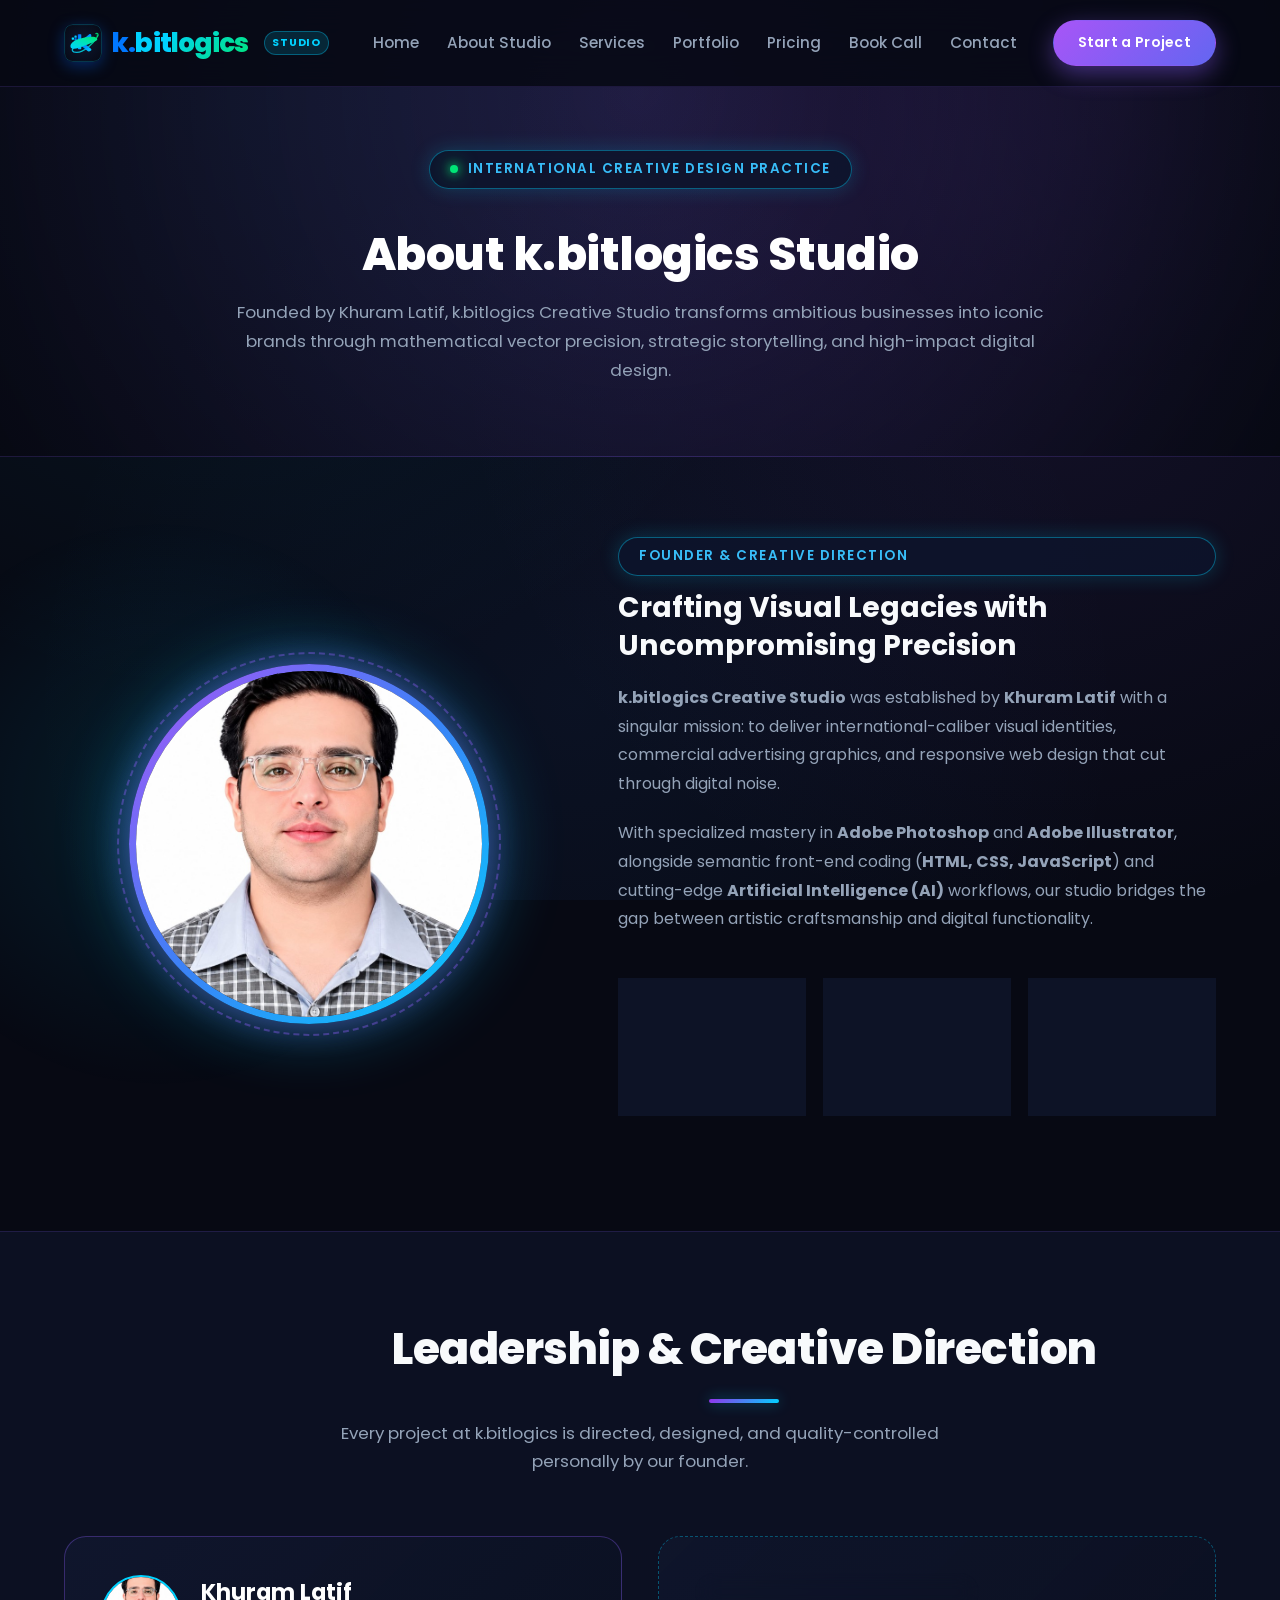
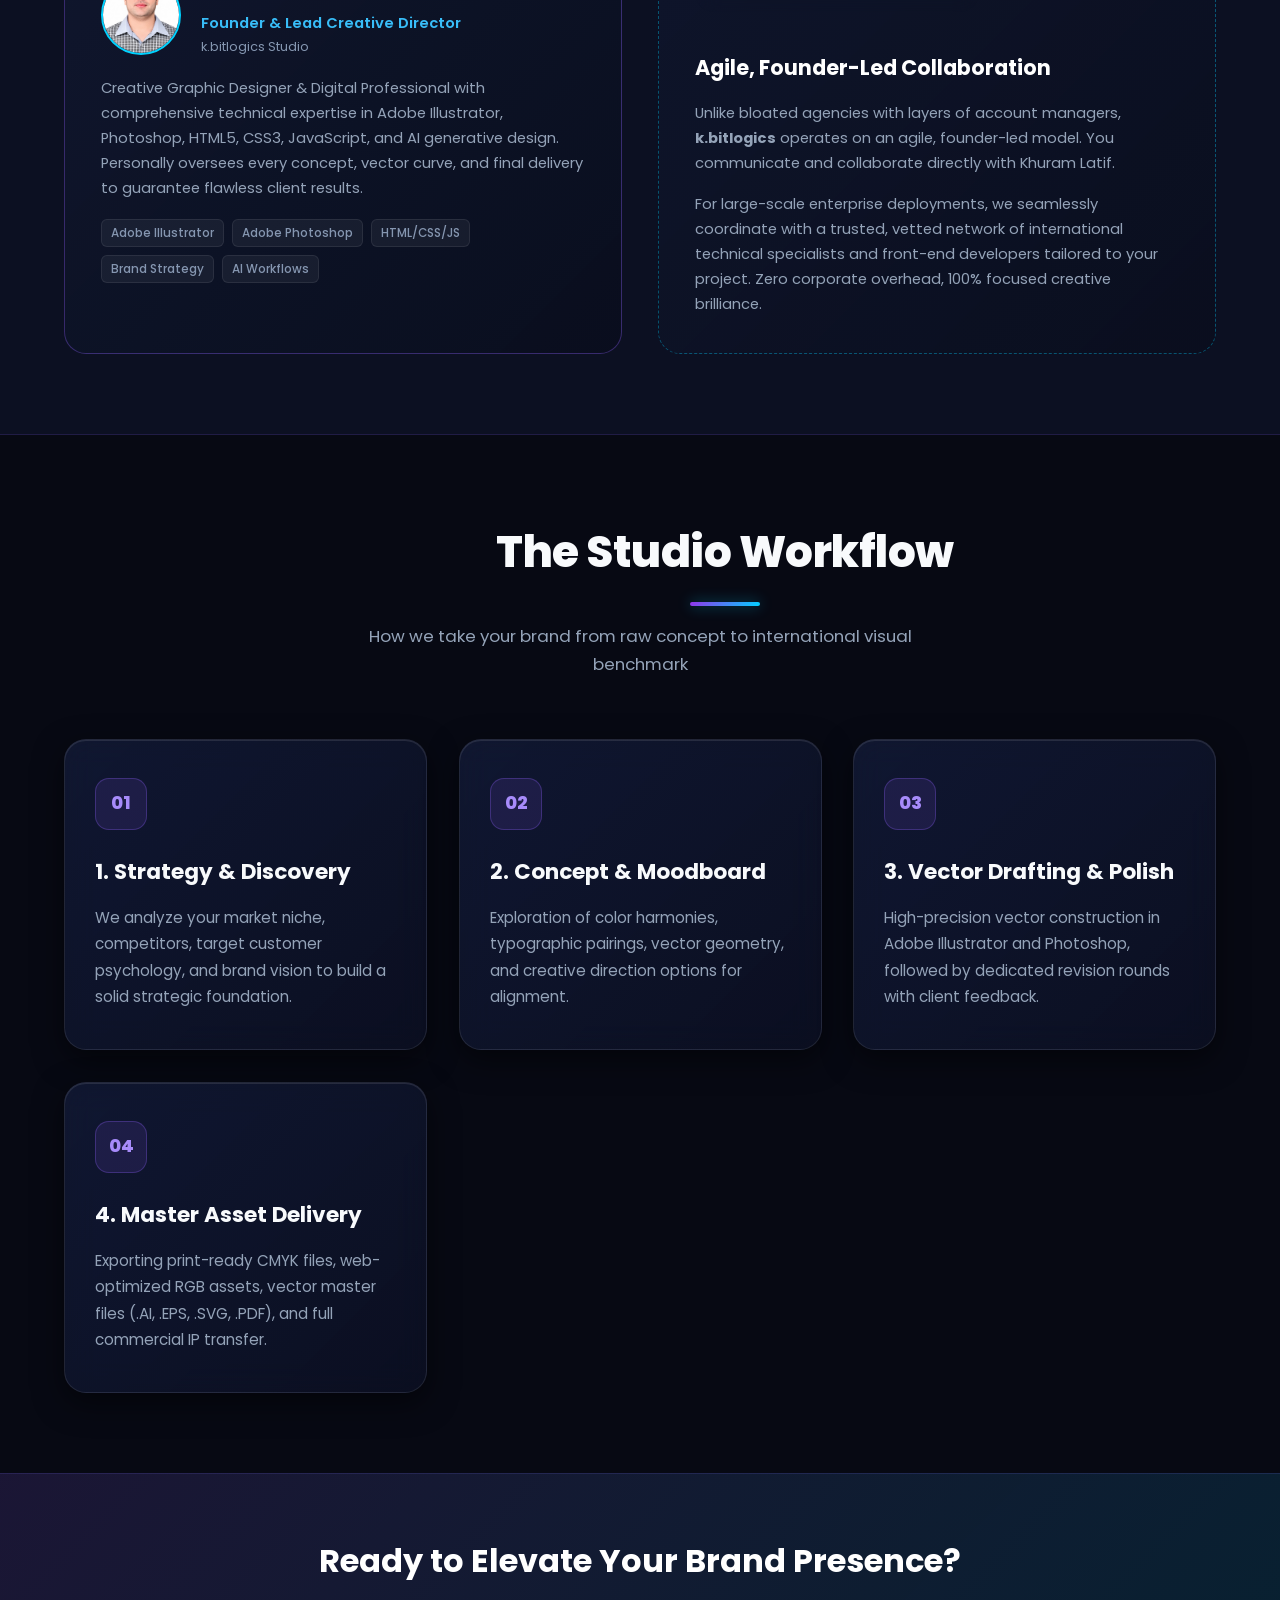
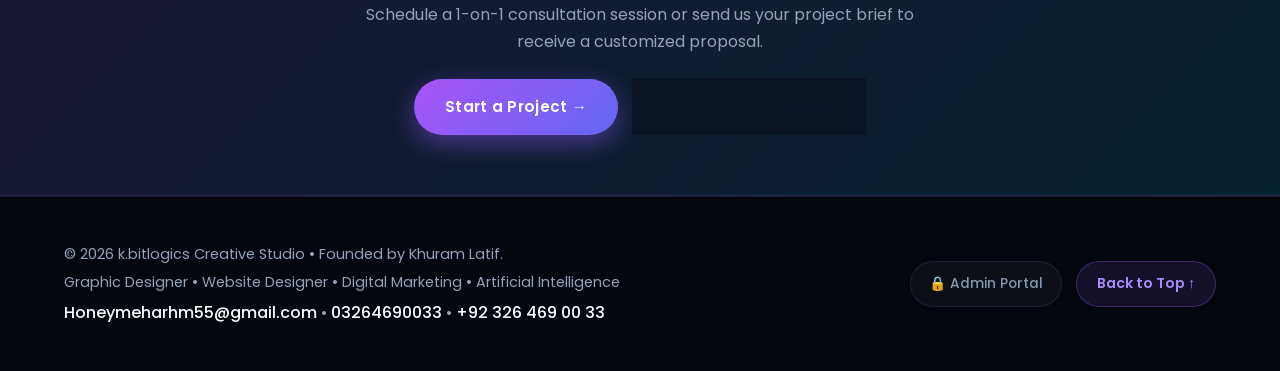
<file: about.html>
<!DOCTYPE html>
<html lang="en">
<head>
    <meta charset="UTF-8">
    <meta name="viewport" content="width=device-width, initial-scale=1.0">
    <meta name="description" content="About k.bitlogics Creative Studio - An international design practice founded by Khuram Latif. Specializing in branding, vector logos, digital marketing, and web UI.">
    <meta name="keywords" content="k.bitlogics, Creative Studio, Khuram Latif, Graphic Design Studio, Brand Identity, Web Design, Vector Design">
    <meta name="author" content="Khuram Latif">
    
    <!-- Open Graph / SEO Meta Tags -->
    <meta property="og:title" content="About k.bitlogics Creative Studio | Founded by Khuram Latif">
    <meta property="og:description" content="Learn about k.bitlogics Creative Studio's design philosophy, leadership, and precision vector craftsmanship.">
    <meta property="og:type" content="website">
    <meta property="og:image" content="images/khuram-latif-profile.jpg">

    <title>About Studio | k.bitlogics Creative Studio - Khuram Latif</title>

    <!-- Favicon -->
    <link rel="icon" type="image/svg+xml" href="images/favicon.svg">

    <!-- Google Fonts: Poppins -->
    <link rel="preconnect" href="https://fonts.googleapis.com">
    <link rel="preconnect" href="https://fonts.gstatic.com" crossorigin>
    <link href="https://fonts.googleapis.com/css2?family=Poppins:wght@300;400;500;600;700;800;900&display=swap" rel="stylesheet">

    <!-- Stylesheet -->
    <link rel="stylesheet" href="style.css">

    <!-- Schema.org Organization Structured Data -->
    <script type="application/ld+json">
    {
      "@context": "https://schema.org",
      "@type": "ProfessionalService",
      "name": "k.bitlogics Creative Studio",
      "url": "https://kbitlogics.com",
      "logo": "https://kbitlogics.com/images/kbitlogics-logo.jpg",
      "founder": {
        "@type": "Person",
        "name": "Khuram Latif",
        "jobTitle": "Founder & Creative Director",
        "email": "Honeymeharhm55@gmail.com",
        "telephone": "+923264690033"
      },
      "description": "Independent international creative design studio specializing in logo design, brand identity systems, social media graphics, commercial advertising, and responsive web UI/UX.",
      "telephone": "+923264690033",
      "email": "Honeymeharhm55@gmail.com",
      "knowsAbout": ["Graphic Design", "Logo Design", "Brand Identity", "Website UI Design", "Digital Marketing", "Artificial Intelligence"]
    }
    </script>
</head>
<body>

    <!-- ==================== HEADER ==================== -->
    <header class="header" id="header">
        <div class="container header-container">
            <a href="index.html" class="logo" aria-label="k.bitlogics Creative Studio Homepage">
                <img src="images/kbitlogics-icon.svg" alt="k.bitlogics Logo" class="logo-icon-img" width="38" height="38">
                <span class="logo-brand"><span class="logo-k">k.</span><span class="logo-bit">bit</span><span class="logo-logics">logics</span></span>
                <span class="logo-studio-tag">Studio</span>
            </a>

            <button type="button" class="nav-toggle" id="nav-toggle" aria-label="Toggle navigation menu" aria-expanded="false" aria-controls="nav-menu">
                <span class="hamburger-bar"></span>
                <span class="hamburger-bar"></span>
                <span class="hamburger-bar"></span>
            </button>

            <nav class="nav-menu" id="nav-menu" aria-label="Primary Navigation">
                <ul class="nav-list">
                    <li class="nav-item"><a href="index.html" class="nav-link">Home</a></li>
                    <li class="nav-item"><a href="about.html" class="nav-link active">About Studio</a></li>
                    <li class="nav-item"><a href="services.html" class="nav-link">Services</a></li>
                    <li class="nav-item"><a href="portfolio.html" class="nav-link">Portfolio</a></li>
                    <li class="nav-item"><a href="index.html#pricing" class="nav-link">Pricing</a></li>
                    <li class="nav-item"><a href="index.html#booking" class="nav-link">Book Call</a></li>
                    <li class="nav-item"><a href="contact.html" class="nav-link">Contact</a></li>
                </ul>
                <div class="nav-action">
                    <a href="contact.html" class="btn btn-primary">Start a Project</a>
                </div>
            </nav>
        </div>
    </header>

    <main id="main-content">
        <!-- Page Banner -->
        <section class="page-hero-section">
            <div class="container">
                <div class="page-hero-content">
                    <span class="hero-badge-pill">
                        <span class="pulse-indicator" aria-hidden="true"></span>
                        <span class="hero-tagline-text">International Creative Design Practice</span>
                    </span>
                    <h1 class="page-hero-title">About k.bitlogics Studio</h1>
                    <p class="page-hero-subtitle">
                        Founded by Khuram Latif, k.bitlogics Creative Studio transforms ambitious businesses into iconic brands through mathematical vector precision, strategic storytelling, and high-impact digital design.
                    </p>
                </div>
            </div>
        </section>

        <!-- Studio Introduction & Philosophy -->
        <section class="studio-intro-section" style="padding: 80px 0;">
            <div class="container">
                <div class="about-grid">
                    <div class="about-image-wrapper">
                        <figure class="profile-figure">
                            <img src="images/khuram-latif-profile.jpg" alt="Khuram Latif - Founder &amp; Creative Director of k.bitlogics Studio" class="about-image" width="768" height="1024" loading="eager">
                        </figure>
                    </div>

                    <div class="about-content">
                        <span class="hero-badge-pill" style="margin-bottom: 12px;">
                            <span class="hero-tagline-text">Founder &amp; Creative Direction</span>
                        </span>
                        <h2 class="about-subheading">Crafting Visual Legacies with Uncompromising Precision</h2>
                        <p class="about-text">
                            <strong>k.bitlogics Creative Studio</strong> was established by <strong>Khuram Latif</strong> with a singular mission: to deliver international-caliber visual identities, commercial advertising graphics, and responsive web design that cut through digital noise.
                        </p>
                        <p class="about-text">
                            With specialized mastery in <strong>Adobe Photoshop</strong> and <strong>Adobe Illustrator</strong>, alongside semantic front-end coding (<strong>HTML, CSS, JavaScript</strong>) and cutting-edge <strong>Artificial Intelligence (AI)</strong> workflows, our studio bridges the gap between artistic craftsmanship and digital functionality.
                        </p>

                        <!-- Studio Stats & Milestones -->
                        <div class="about-highlights" style="margin-top: 24px;">
                            <div class="highlight-item">
                                <span class="highlight-number">100%</span>
                                <span class="highlight-label">Vector Scalability</span>
                            </div>
                            <div class="highlight-item">
                                <span class="highlight-number">Global</span>
                                <span class="highlight-label">Client Standards</span>
                            </div>
                            <div class="highlight-item">
                                <span class="highlight-number">Direct</span>
                                <span class="highlight-label">Founder Access</span>
                            </div>
                        </div>
                    </div>
                </div>
            </div>
        </section>

        <!-- Leadership & Studio Model (Task 7 & Constraint) -->
        <section class="team-section" id="team" style="padding: 80px 0; background: var(--bg-surface); border-top: 1px solid var(--border-subtle); border-bottom: 1px solid var(--border-subtle);">
            <div class="container">
                <div class="section-header">
                    <span class="hero-badge-pill" style="margin-bottom: 12px;">
                        <span class="hero-tagline-text">Studio Leadership</span>
                    </span>
                    <h2 class="section-title">Leadership &amp; Creative Direction</h2>
                    <p class="section-subtitle">
                        Every project at k.bitlogics is directed, designed, and quality-controlled personally by our founder.
                    </p>
                </div>

                <div class="team-grid" style="display: grid; grid-template-columns: 1fr 1fr; gap: 36px; align-items: stretch; margin-top: 40px;">
                    <!-- Founder Profile Card -->
                    <div class="team-member-card" style="background: linear-gradient(135deg, rgba(16, 23, 46, 0.9) 0%, rgba(10, 14, 30, 0.95) 100%); border: 1px solid rgba(139, 92, 246, 0.35); border-radius: var(--radius-lg); padding: 36px; display: flex; flex-direction: column; gap: 18px;">
                        <div style="display: flex; align-items: center; gap: 20px;">
                            <img src="images/khuram-latif-profile.jpg" alt="Khuram Latif" style="width: 80px; height: 80px; border-radius: 50%; object-fit: cover; border: 2px solid var(--secondary);">
                            <div>
                                <h3 style="font-size: 1.4rem; color: #ffffff;">Khuram Latif</h3>
                                <p style="font-size: 0.92rem; color: var(--secondary-light); font-weight: 600;">Founder &amp; Lead Creative Director</p>
                                <p style="font-size: 0.8rem; color: var(--text-muted);">k.bitlogics Studio</p>
                            </div>
                        </div>
                        <p style="font-size: 0.92rem; color: var(--text-secondary); line-height: 1.7;">
                            Creative Graphic Designer &amp; Digital Professional with comprehensive technical expertise in Adobe Illustrator, Photoshop, HTML5, CSS3, JavaScript, and AI generative design. Personally oversees every concept, vector curve, and final delivery to guarantee flawless client results.
                        </p>
                        <div style="display: flex; flex-wrap: wrap; gap: 8px;">
                            <span class="skill-tag">Adobe Illustrator</span>
                            <span class="skill-tag">Adobe Photoshop</span>
                            <span class="skill-tag">HTML/CSS/JS</span>
                            <span class="skill-tag">Brand Strategy</span>
                            <span class="skill-tag">AI Workflows</span>
                        </div>
                    </div>

                    <!-- Transparent Studio Model Card (Constraint Compliance) -->
                    <div class="studio-model-card" style="background: linear-gradient(135deg, rgba(16, 23, 46, 0.75) 0%, rgba(10, 14, 30, 0.9) 100%); border: 1px dashed rgba(0, 210, 255, 0.35); border-radius: var(--radius-lg); padding: 36px; display: flex; flex-direction: column; justify-content: center; gap: 16px;">
                        <span class="hero-badge-pill" style="align-self: flex-start;">
                            <span class="hero-tagline-text">Transparent Studio Model</span>
                        </span>
                        <h3 style="font-size: 1.3rem; color: #ffffff;">Agile, Founder-Led Collaboration</h3>
                        <p style="font-size: 0.92rem; color: var(--text-secondary); line-height: 1.7;">
                            Unlike bloated agencies with layers of account managers, <strong>k.bitlogics</strong> operates on an agile, founder-led model. You communicate and collaborate directly with Khuram Latif.
                        </p>
                        <p style="font-size: 0.92rem; color: var(--text-secondary); line-height: 1.7;">
                            For large-scale enterprise deployments, we seamlessly coordinate with a trusted, vetted network of international technical specialists and front-end developers tailored to your project. Zero corporate overhead, 100% focused creative brilliance.
                        </p>
                    </div>
                </div>
            </div>
        </section>

        <!-- Work Process Workflow -->
        <section class="process-section" style="padding: 80px 0;">
            <div class="container">
                <div class="section-header">
                    <span class="hero-badge-pill" style="margin-bottom: 12px;">
                        <span class="hero-tagline-text">Methodology</span>
                    </span>
                    <h2 class="section-title">The Studio Workflow</h2>
                    <p class="section-subtitle">How we take your brand from raw concept to international visual benchmark</p>
                </div>

                <div class="services-grid" style="margin-top: 40px;">
                    <article class="service-card">
                        <div class="service-number" aria-hidden="true">01</div>
                        <h3 class="service-title">1. Strategy &amp; Discovery</h3>
                        <p class="service-description">
                            We analyze your market niche, competitors, target customer psychology, and brand vision to build a solid strategic foundation.
                        </p>
                    </article>

                    <article class="service-card">
                        <div class="service-number" aria-hidden="true">02</div>
                        <h3 class="service-title">2. Concept &amp; Moodboard</h3>
                        <p class="service-description">
                            Exploration of color harmonies, typographic pairings, vector geometry, and creative direction options for alignment.
                        </p>
                    </article>

                    <article class="service-card">
                        <div class="service-number" aria-hidden="true">03</div>
                        <h3 class="service-title">3. Vector Drafting &amp; Polish</h3>
                        <p class="service-description">
                            High-precision vector construction in Adobe Illustrator and Photoshop, followed by dedicated revision rounds with client feedback.
                        </p>
                    </article>

                    <article class="service-card">
                        <div class="service-number" aria-hidden="true">04</div>
                        <h3 class="service-title">4. Master Asset Delivery</h3>
                        <p class="service-description">
                            Exporting print-ready CMYK files, web-optimized RGB assets, vector master files (.AI, .EPS, .SVG, .PDF), and full commercial IP transfer.
                        </p>
                    </article>
                </div>
            </div>
        </section>

        <!-- Call to Action Banner -->
        <section class="cta-banner-section" style="padding: 60px 0; background: linear-gradient(135deg, rgba(139, 92, 246, 0.15) 0%, rgba(0, 210, 255, 0.12) 100%); border-top: 1px solid var(--border-subtle); border-bottom: 1px solid var(--border-subtle);">
            <div class="container" style="text-align: center;">
                <h2 style="font-size: 2rem; color: #ffffff; margin-bottom: 12px;">Ready to Elevate Your Brand Presence?</h2>
                <p style="color: var(--text-secondary); max-width: 600px; margin: 0 auto 24px;">
                    Schedule a 1-on-1 consultation session or send us your project brief to receive a customized proposal.
                </p>
                <div style="display: flex; gap: 14px; justify-content: center; flex-wrap: wrap;">
                    <a href="contact.html" class="btn btn-primary">Start a Project &rarr;</a>
                    <a href="index.html#booking" class="btn btn-secondary">Book a Consultation</a>
                </div>
            </div>
        </section>
    </main>

    <!-- ==================== FOOTER ==================== -->
    <footer class="footer" id="footer">
        <div class="container footer-container">
            <div class="footer-copyright">
                <p>&copy; <time datetime="2026">2026</time> k.bitlogics Creative Studio &bull; Founded by Khuram Latif.</p>
                <p class="footer-tagline">Graphic Designer &bull; Website Designer &bull; Digital Marketing &bull; Artificial Intelligence</p>
                <p class="footer-tagline">
                    <a href="mailto:Honeymeharhm55@gmail.com" class="contact-detail-link">Honeymeharhm55@gmail.com</a> &bull; 
                    <a href="tel:03264690033" class="contact-detail-link">03264690033</a> &bull; 
                    <a href="tel:+923264690033" class="contact-detail-link">+92 326 469 00 33</a>
                </p>
            </div>
            <div class="footer-back-to-top" style="display: flex; align-items: center; gap: 14px;">
                <a href="admin/login.html" class="footer-admin-link" aria-label="Admin Portal">&#128274; Admin Portal</a>
                <a href="#header" class="back-to-top-link" aria-label="Scroll back to top">Back to Top &uarr;</a>
            </div>
        </div>
    </footer>

    <script src="script.js" defer></script>
</body>
</html>
</file>
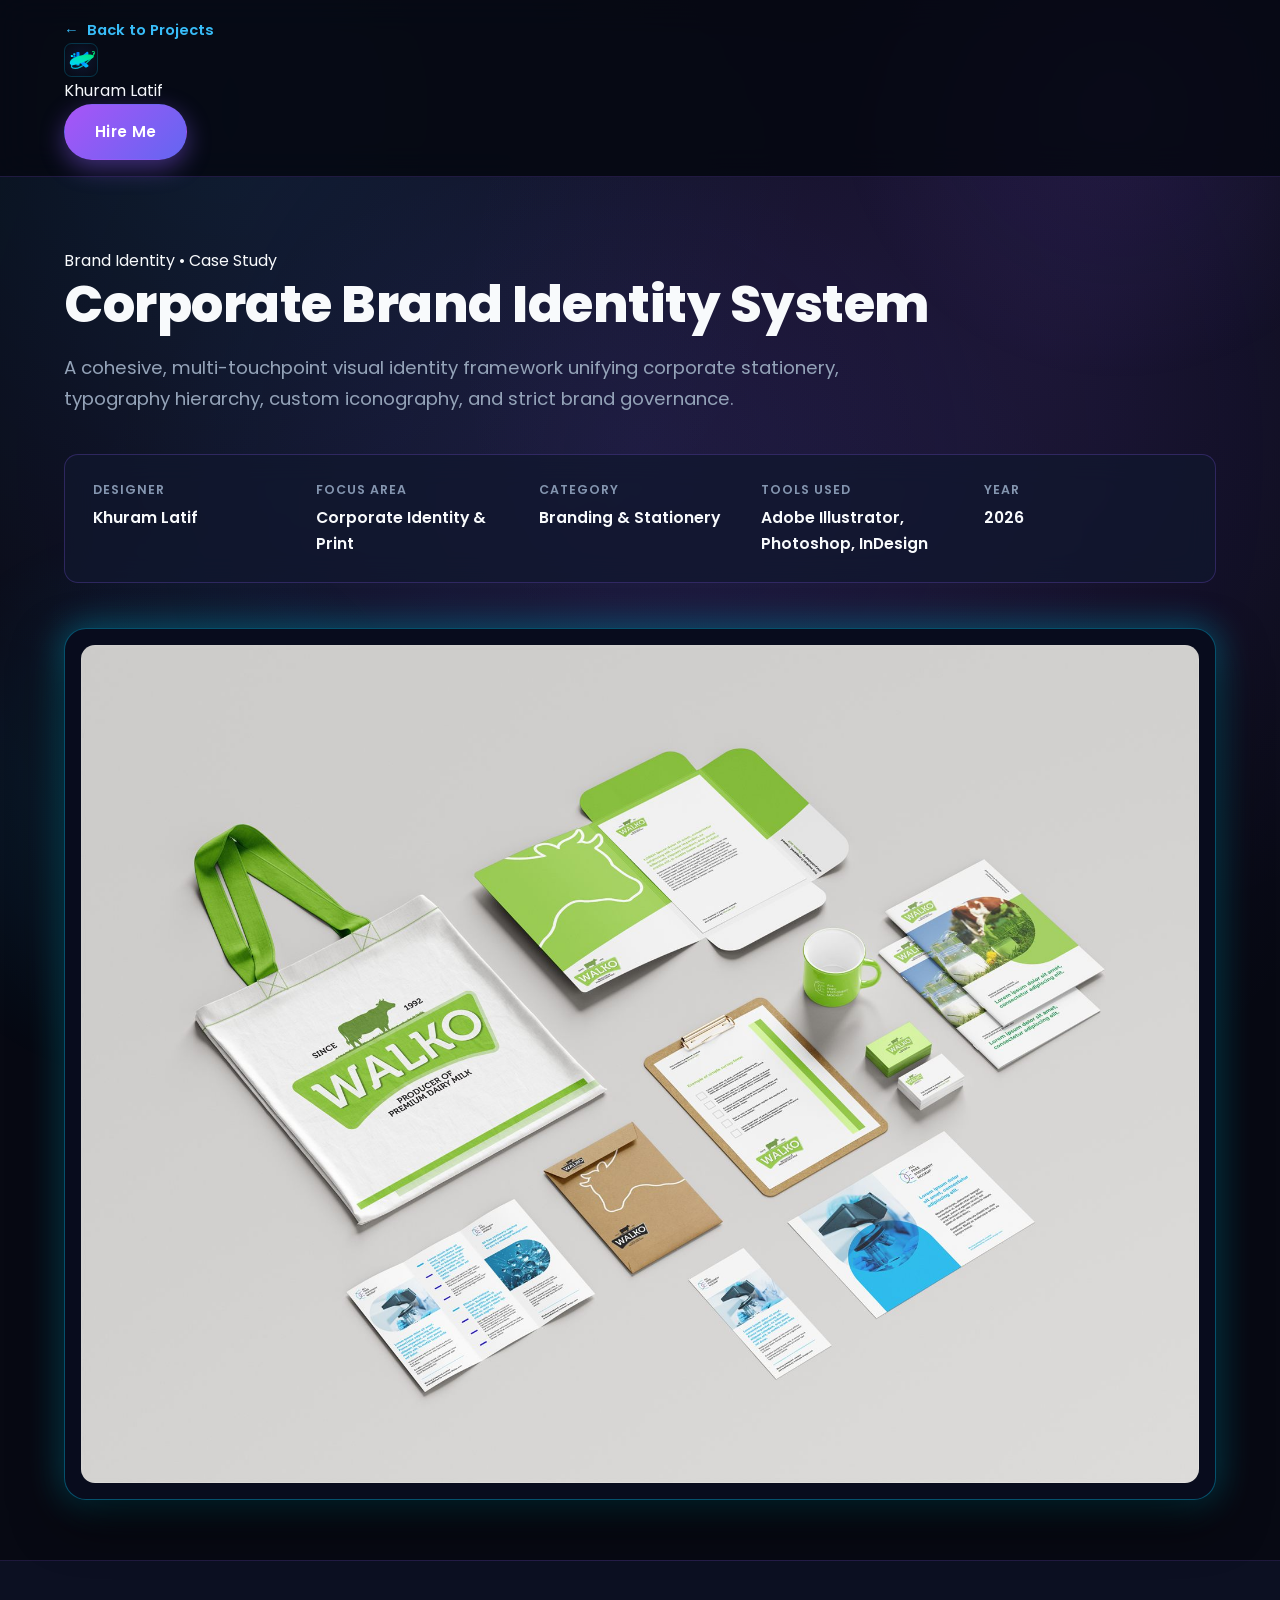
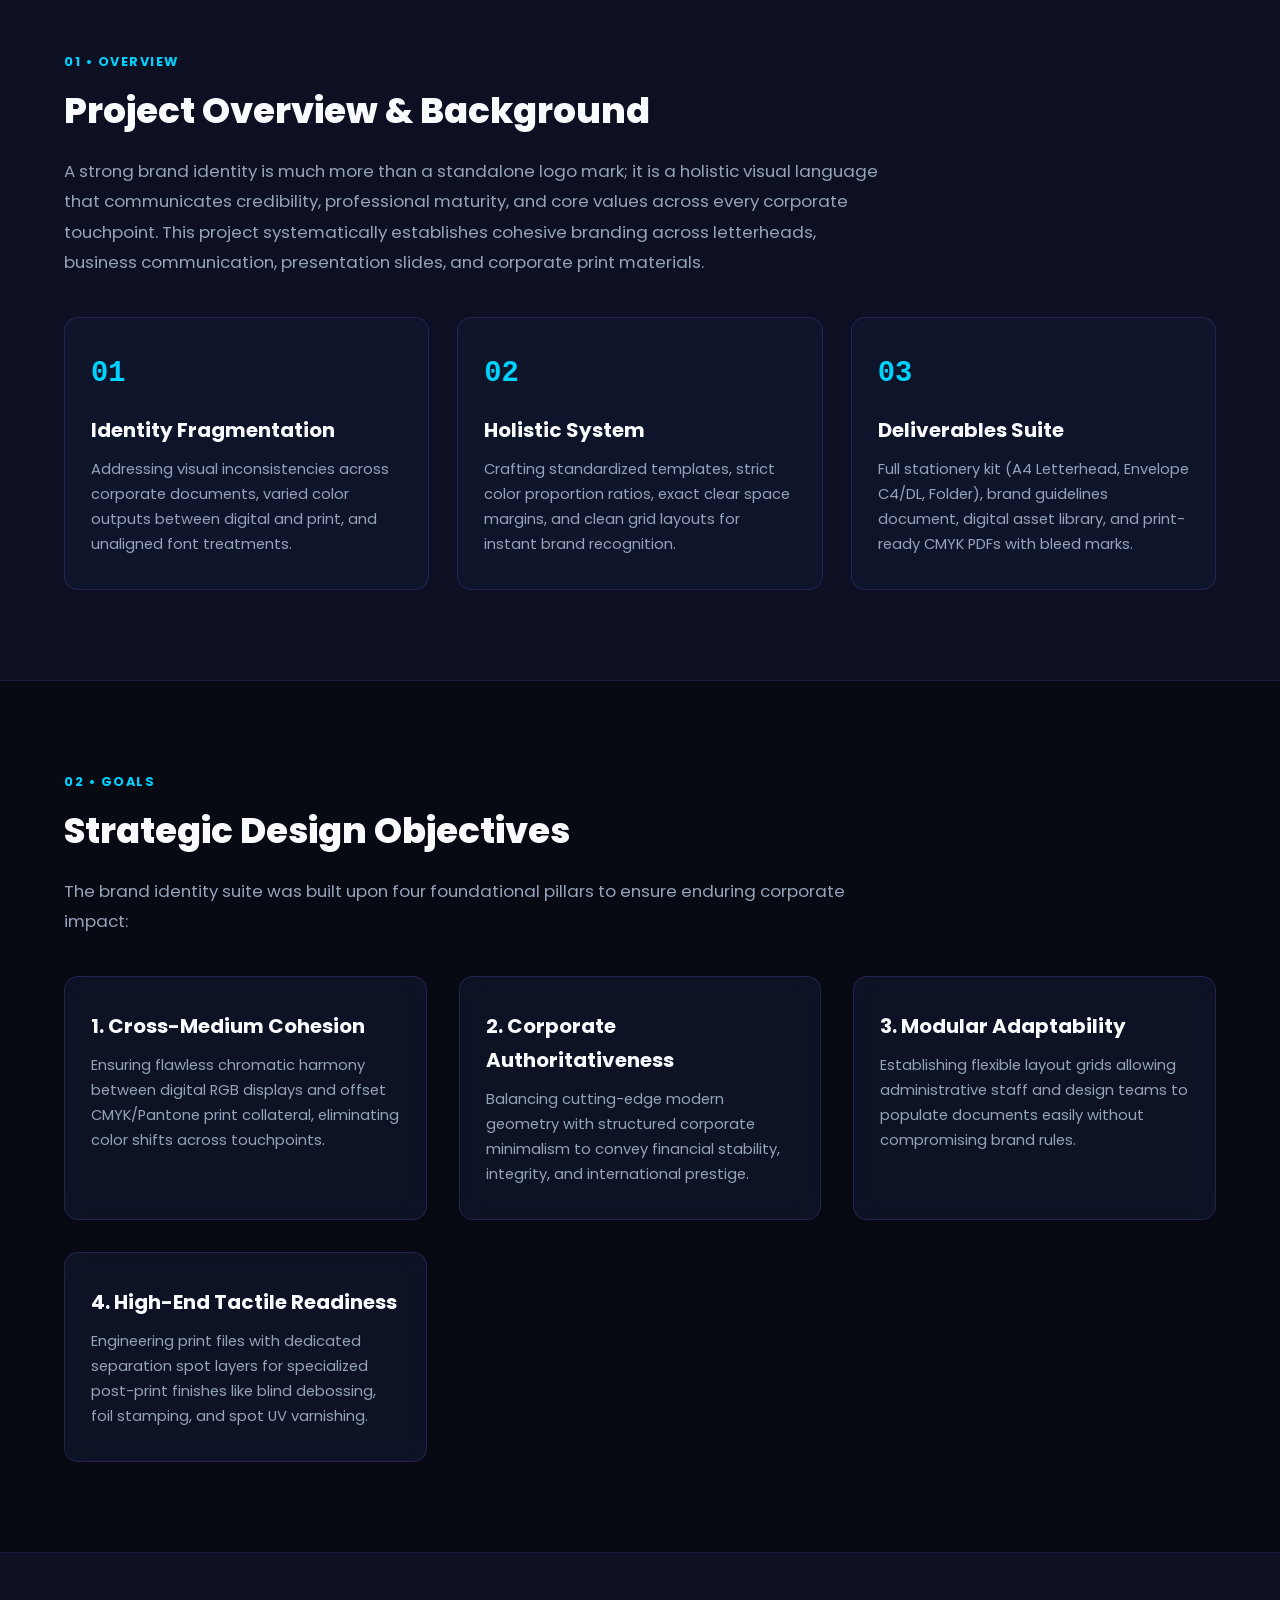
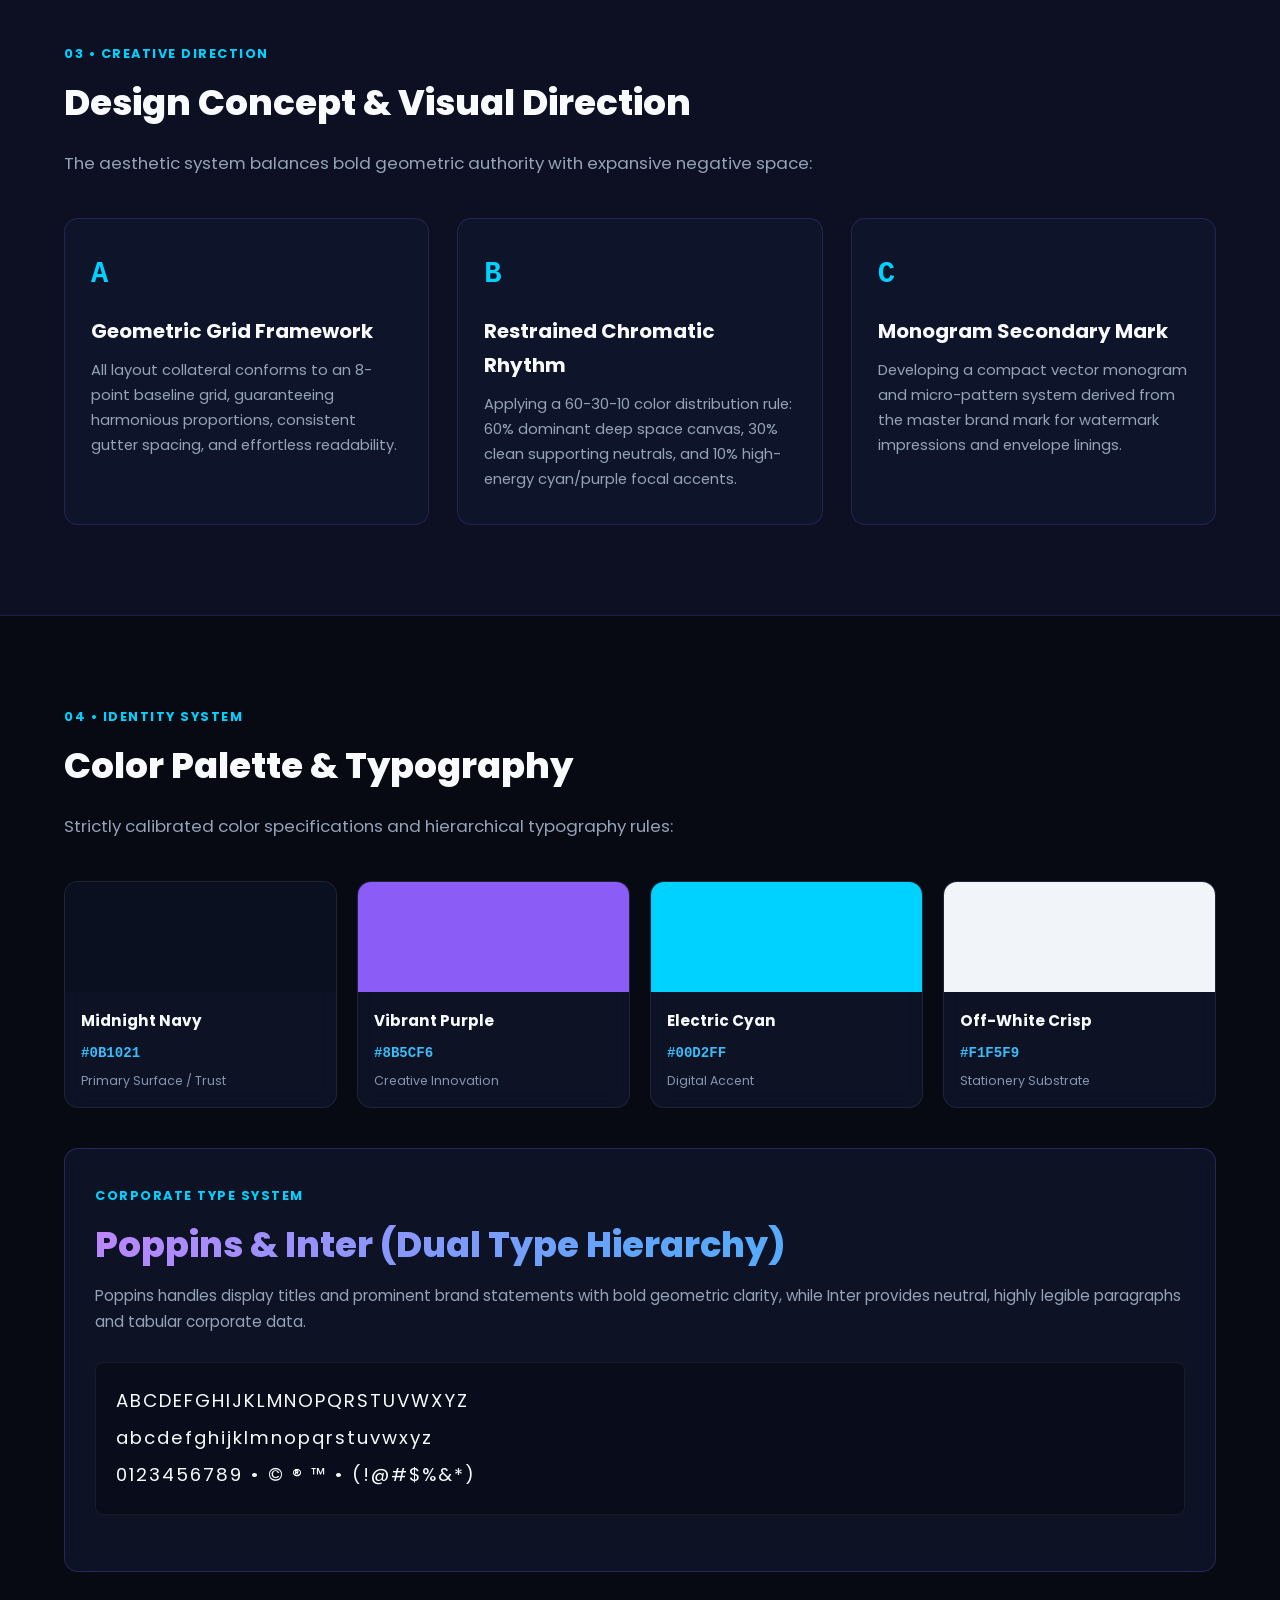
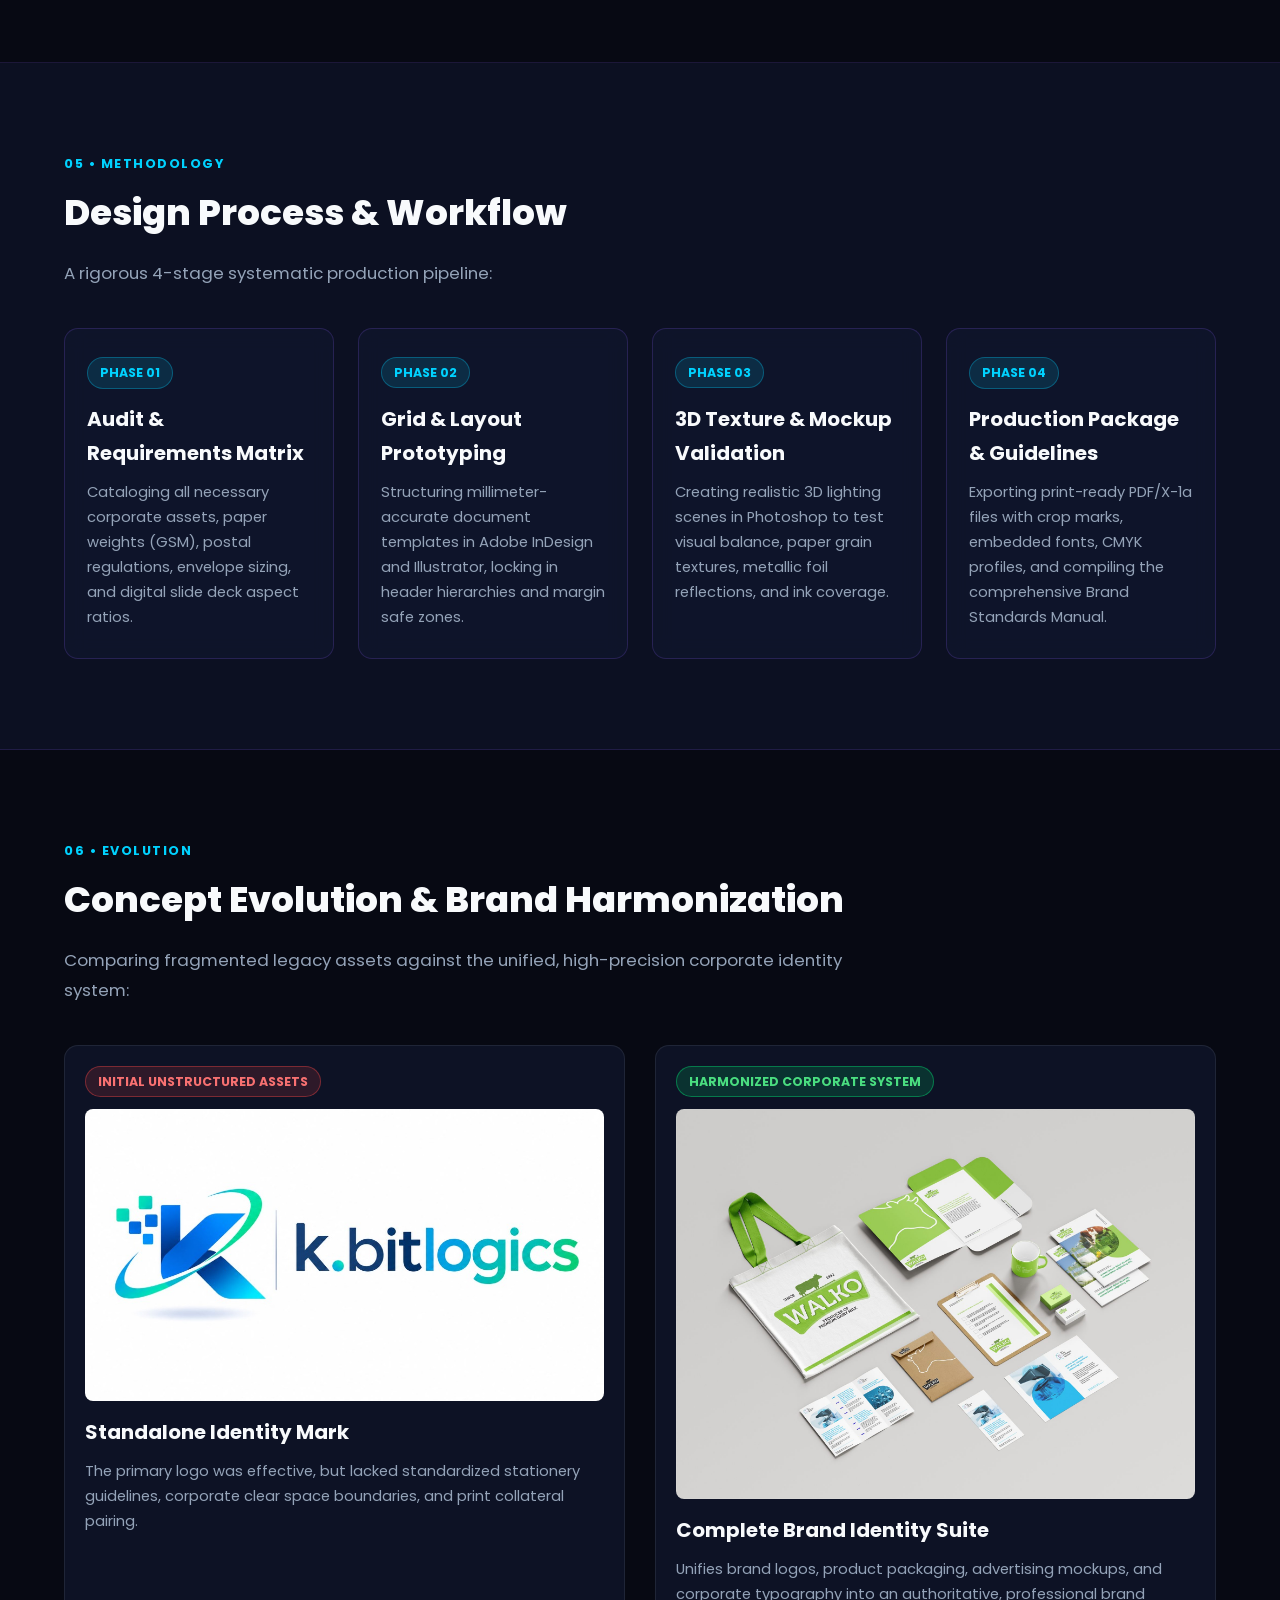
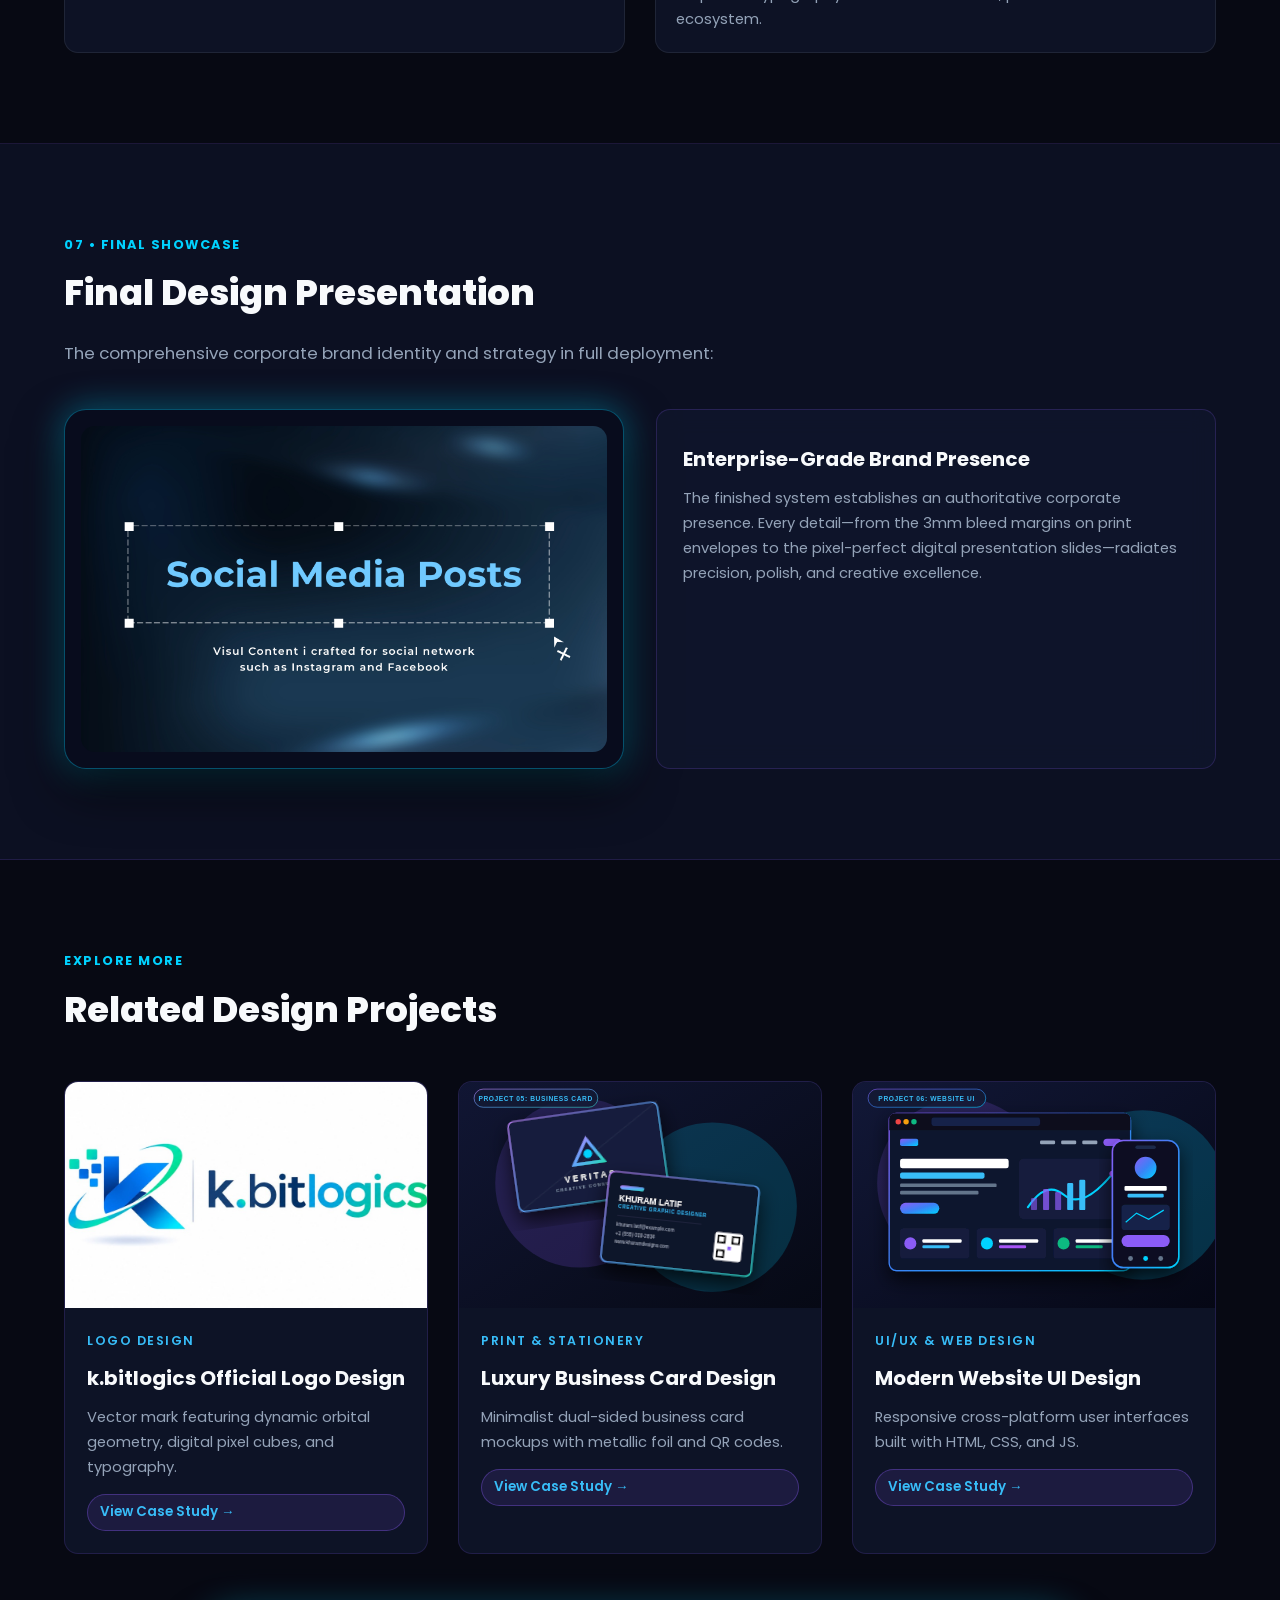
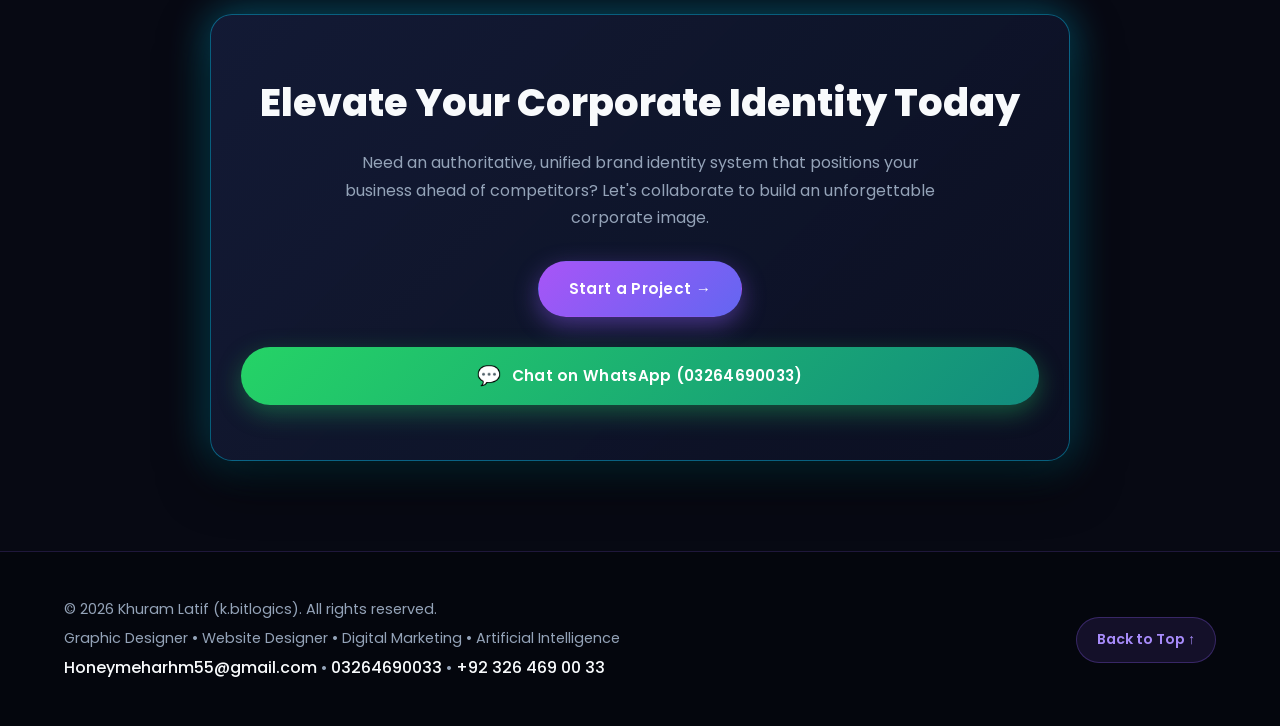
<file: case-study-brand-identity.html>
<!DOCTYPE html>
<html lang="en">
<head>
    <meta charset="UTF-8">
    <meta name="viewport" content="width=device-width, initial-scale=1.0">
    <meta http-equiv="X-UA-Compatible" content="ie=edge">
    
    <title>Brand Identity Design Case Study | Khuram Latif - Creative Graphic Designer</title>
    <meta name="description" content="In-depth design case study of the Corporate Brand Identity System created by Khuram Latif. Exploring visual stationery, color hierarchy, typography standards, and brand guidelines.">
    <meta name="keywords" content="Brand Identity Case Study, Corporate Identity System, Stationery Design, Graphic Designer Khuram Latif, Visual Branding Guidelines, Adobe Illustrator">
    <meta name="author" content="Khuram Latif">
    
    <!-- Open Graph Metadata -->
    <meta property="og:title" content="Brand Identity Design Case Study | Khuram Latif">
    <meta property="og:description" content="Explore the full design process, typography standards, color palettes, and stationery mockups for the corporate brand identity system.">
    <meta property="og:type" content="article">
    <meta property="og:image" content="images/project-2-brand-identity.svg">
    
    <link rel="icon" type="image/svg+xml" href="favicon.svg">
    <link rel="preconnect" href="https://fonts.googleapis.com">
    <link rel="preconnect" href="https://fonts.gstatic.com" crossorigin>
    <link href="https://fonts.googleapis.com/css2?family=Poppins:wght@300;400;500;600;700;800;900&display=swap" rel="stylesheet">
    <link rel="stylesheet" href="style.css">
</head>
<body class="case-study-body">

    <!-- Header Navigation -->
    <header class="cs-header" id="cs-header">
        <div class="container cs-header-container">
            <a href="index.html#projects" class="cs-back-link" aria-label="Return to portfolio gallery">
                <span class="back-arrow" aria-hidden="true">&larr;</span> Back to Projects
            </a>
            <div class="cs-logo-badge">
                <img src="images/kbitlogics-icon.svg" alt="k.bitlogics brand icon" class="cs-brand-mark" width="34" height="34">
                <span class="cs-brand-text">Khuram Latif</span>
            </div>
            <a href="index.html#contact" class="btn btn-primary cs-hire-btn">Hire Me</a>
        </div>
    </header>

    <main id="main-content">
        <!-- ==================== 1. HERO SECTION & META BAR ==================== -->
        <section class="cs-hero" aria-labelledby="cs-title">
            <div class="container">
                <span class="cs-badge">Brand Identity &bull; Case Study</span>
                <h1 class="cs-title" id="cs-title">Corporate Brand Identity System</h1>
                <p class="cs-subtitle">
                    A cohesive, multi-touchpoint visual identity framework unifying corporate stationery, typography hierarchy, custom iconography, and strict brand governance.
                </p>

                <!-- Project Metadata Bar -->
                <div class="cs-meta-bar" role="region" aria-label="Project details and metadata">
                    <div class="cs-meta-item">
                        <span class="cs-meta-label">Designer</span>
                        <span class="cs-meta-value">Khuram Latif</span>
                    </div>
                    <div class="cs-meta-item">
                        <span class="cs-meta-label">Focus Area</span>
                        <span class="cs-meta-value">Corporate Identity &amp; Print</span>
                    </div>
                    <div class="cs-meta-item">
                        <span class="cs-meta-label">Category</span>
                        <span class="cs-meta-value">Branding &amp; Stationery</span>
                    </div>
                    <div class="cs-meta-item">
                        <span class="cs-meta-label">Tools Used</span>
                        <span class="cs-meta-value">Adobe Illustrator, Photoshop, InDesign</span>
                    </div>
                    <div class="cs-meta-item">
                        <span class="cs-meta-label">Year</span>
                        <span class="cs-meta-value">2026</span>
                    </div>
                </div>

                <!-- Featured Hero Artwork Showcase -->
                <div class="cs-featured-artwork">
                    <img src="images/walko-web.jpg" alt="WALKO Dairy Milk Complete Brand Identity System by Khuram Latif" class="cs-featured-img" width="1024" height="576" fetchpriority="high">
                </div>
            </div>
        </section>

        <!-- ==================== 2. PROJECT OVERVIEW ==================== -->
        <section class="cs-body-section" id="overview">
            <div class="container">
                <div class="cs-heading-group">
                    <span class="cs-section-tag">01 &bull; Overview</span>
                    <h2 class="cs-section-heading">Project Overview &amp; Background</h2>
                    <p class="cs-lead-text">
                        A strong brand identity is much more than a standalone logo mark; it is a holistic visual language that communicates credibility, professional maturity, and core values across every corporate touchpoint. This project systematically establishes cohesive branding across letterheads, business communication, presentation slides, and corporate print materials.
                    </p>
                </div>

                <div class="cs-grid-3">
                    <div class="cs-feature-card">
                        <div class="cs-card-num">01</div>
                        <h3 class="cs-card-title">Identity Fragmentation</h3>
                        <p class="cs-card-desc">
                            Addressing visual inconsistencies across corporate documents, varied color outputs between digital and print, and unaligned font treatments.
                        </p>
                    </div>
                    <div class="cs-feature-card">
                        <div class="cs-card-num">02</div>
                        <h3 class="cs-card-title">Holistic System</h3>
                        <p class="cs-card-desc">
                            Crafting standardized templates, strict color proportion ratios, exact clear space margins, and clean grid layouts for instant brand recognition.
                        </p>
                    </div>
                    <div class="cs-feature-card">
                        <div class="cs-card-num">03</div>
                        <h3 class="cs-card-title">Deliverables Suite</h3>
                        <p class="cs-card-desc">
                            Full stationery kit (A4 Letterhead, Envelope C4/DL, Folder), brand guidelines document, digital asset library, and print-ready CMYK PDFs with bleed marks.
                        </p>
                    </div>
                </div>
            </div>
        </section>

        <!-- ==================== 3. PROJECT OBJECTIVES ==================== -->
        <section class="cs-body-section" id="objectives">
            <div class="container">
                <div class="cs-heading-group">
                    <span class="cs-section-tag">02 &bull; Goals</span>
                    <h2 class="cs-section-heading">Strategic Design Objectives</h2>
                    <p class="cs-lead-text">
                        The brand identity suite was built upon four foundational pillars to ensure enduring corporate impact:
                    </p>
                </div>

                <div class="cs-grid-2">
                    <div class="cs-feature-card">
                        <h3 class="cs-card-title">1. Cross-Medium Cohesion</h3>
                        <p class="cs-card-desc">
                            Ensuring flawless chromatic harmony between digital RGB displays and offset CMYK/Pantone print collateral, eliminating color shifts across touchpoints.
                        </p>
                    </div>
                    <div class="cs-feature-card">
                        <h3 class="cs-card-title">2. Corporate Authoritativeness</h3>
                        <p class="cs-card-desc">
                            Balancing cutting-edge modern geometry with structured corporate minimalism to convey financial stability, integrity, and international prestige.
                        </p>
                    </div>
                    <div class="cs-feature-card">
                        <h3 class="cs-card-title">3. Modular Adaptability</h3>
                        <p class="cs-card-desc">
                            Establishing flexible layout grids allowing administrative staff and design teams to populate documents easily without compromising brand rules.
                        </p>
                    </div>
                    <div class="cs-feature-card">
                        <h3 class="cs-card-title">4. High-End Tactile Readiness</h3>
                        <p class="cs-card-desc">
                            Engineering print files with dedicated separation spot layers for specialized post-print finishes like blind debossing, foil stamping, and spot UV varnishing.
                        </p>
                    </div>
                </div>
            </div>
        </section>

        <!-- ==================== 4. DESIGN CONCEPT & CREATIVE DIRECTION ==================== -->
        <section class="cs-body-section" id="concept">
            <div class="container">
                <div class="cs-heading-group">
                    <span class="cs-section-tag">03 &bull; Creative Direction</span>
                    <h2 class="cs-section-heading">Design Concept &amp; Visual Direction</h2>
                    <p class="cs-lead-text">
                        The aesthetic system balances bold geometric authority with expansive negative space:
                    </p>
                </div>

                <div class="cs-grid-3">
                    <div class="cs-feature-card">
                        <div class="cs-card-num">A</div>
                        <h3 class="cs-card-title">Geometric Grid Framework</h3>
                        <p class="cs-card-desc">
                            All layout collateral conforms to an 8-point baseline grid, guaranteeing harmonious proportions, consistent gutter spacing, and effortless readability.
                        </p>
                    </div>
                    <div class="cs-feature-card">
                        <div class="cs-card-num">B</div>
                        <h3 class="cs-card-title">Restrained Chromatic Rhythm</h3>
                        <p class="cs-card-desc">
                            Applying a 60-30-10 color distribution rule: 60% dominant deep space canvas, 30% clean supporting neutrals, and 10% high-energy cyan/purple focal accents.
                        </p>
                    </div>
                    <div class="cs-feature-card">
                        <div class="cs-card-num">C</div>
                        <h3 class="cs-card-title">Monogram Secondary Mark</h3>
                        <p class="cs-card-desc">
                            Developing a compact vector monogram and micro-pattern system derived from the master brand mark for watermark impressions and envelope linings.
                        </p>
                    </div>
                </div>
            </div>
        </section>

        <!-- ==================== 5. COLOR PALETTE & TYPOGRAPHY ==================== -->
        <section class="cs-body-section" id="palette">
            <div class="container">
                <div class="cs-heading-group">
                    <span class="cs-section-tag">04 &bull; Identity System</span>
                    <h2 class="cs-section-heading">Color Palette &amp; Typography</h2>
                    <p class="cs-lead-text">
                        Strictly calibrated color specifications and hierarchical typography rules:
                    </p>
                </div>

                <div class="color-swatch-grid">
                    <div class="color-swatch-card">
                        <div class="color-swatch-box" style="background: #0b1021;"></div>
                        <div class="color-swatch-info">
                            <h4 class="color-swatch-name">Midnight Navy</h4>
                            <span class="color-swatch-hex">#0B1021</span>
                            <p class="color-swatch-role">Primary Surface / Trust</p>
                        </div>
                    </div>
                    <div class="color-swatch-card">
                        <div class="color-swatch-box" style="background: #8b5cf6;"></div>
                        <div class="color-swatch-info">
                            <h4 class="color-swatch-name">Vibrant Purple</h4>
                            <span class="color-swatch-hex">#8B5CF6</span>
                            <p class="color-swatch-role">Creative Innovation</p>
                        </div>
                    </div>
                    <div class="color-swatch-card">
                        <div class="color-swatch-box" style="background: #00d2ff;"></div>
                        <div class="color-swatch-info">
                            <h4 class="color-swatch-name">Electric Cyan</h4>
                            <span class="color-swatch-hex">#00D2FF</span>
                            <p class="color-swatch-role">Digital Accent</p>
                        </div>
                    </div>
                    <div class="color-swatch-card">
                        <div class="color-swatch-box" style="background: #f1f5f9;"></div>
                        <div class="color-swatch-info">
                            <h4 class="color-swatch-name">Off-White Crisp</h4>
                            <span class="color-swatch-hex">#F1F5F9</span>
                            <p class="color-swatch-role">Stationery Substrate</p>
                        </div>
                    </div>
                </div>

                <!-- Typography Card -->
                <div class="cs-typography-card" style="margin-top: 40px;">
                    <span class="cs-section-tag">Corporate Type System</span>
                    <h3 class="cs-type-family">Poppins &amp; Inter (Dual Type Hierarchy)</h3>
                    <p class="cs-type-desc">
                        Poppins handles display titles and prominent brand statements with bold geometric clarity, while Inter provides neutral, highly legible paragraphs and tabular corporate data.
                    </p>
                    <div class="cs-type-alphabet">
                        ABCDEFGHIJKLMNOPQRSTUVWXYZ<br>
                        abcdefghijklmnopqrstuvwxyz<br>
                        0123456789 &bull; &copy; &reg; &trade; &bull; (!@#$%&amp;*)
                    </div>
                </div>
            </div>
        </section>

        <!-- ==================== 6. DESIGN PROCESS & WORKFLOW ==================== -->
        <section class="cs-body-section" id="process">
            <div class="container">
                <div class="cs-heading-group">
                    <span class="cs-section-tag">05 &bull; Methodology</span>
                    <h2 class="cs-section-heading">Design Process &amp; Workflow</h2>
                    <p class="cs-lead-text">
                        A rigorous 4-stage systematic production pipeline:
                    </p>
                </div>

                <div class="workflow-timeline">
                    <div class="workflow-step-card">
                        <span class="workflow-step-badge">Phase 01</span>
                        <h3 class="cs-card-title">Audit &amp; Requirements Matrix</h3>
                        <p class="cs-card-desc">
                            Cataloging all necessary corporate assets, paper weights (GSM), postal regulations, envelope sizing, and digital slide deck aspect ratios.
                        </p>
                    </div>
                    <div class="workflow-step-card">
                        <span class="workflow-step-badge">Phase 02</span>
                        <h3 class="cs-card-title">Grid &amp; Layout Prototyping</h3>
                        <p class="cs-card-desc">
                            Structuring millimeter-accurate document templates in Adobe InDesign and Illustrator, locking in header hierarchies and margin safe zones.
                        </p>
                    </div>
                    <div class="workflow-step-card">
                        <span class="workflow-step-badge">Phase 03</span>
                        <h3 class="cs-card-title">3D Texture &amp; Mockup Validation</h3>
                        <p class="cs-card-desc">
                            Creating realistic 3D lighting scenes in Photoshop to test visual balance, paper grain textures, metallic foil reflections, and ink coverage.
                        </p>
                    </div>
                    <div class="workflow-step-card">
                        <span class="workflow-step-badge">Phase 04</span>
                        <h3 class="cs-card-title">Production Package &amp; Guidelines</h3>
                        <p class="cs-card-desc">
                            Exporting print-ready PDF/X-1a files with crop marks, embedded fonts, CMYK profiles, and compiling the comprehensive Brand Standards Manual.
                        </p>
                    </div>
                </div>
            </div>
        </section>

        <!-- ==================== 7. CONCEPT EVOLUTION (BEFORE & AFTER) ==================== -->
        <section class="cs-body-section" id="evolution">
            <div class="container">
                <div class="cs-heading-group">
                    <span class="cs-section-tag">06 &bull; Evolution</span>
                    <h2 class="cs-section-heading">Concept Evolution &amp; Brand Harmonization</h2>
                    <p class="cs-lead-text">
                        Comparing fragmented legacy assets against the unified, high-precision corporate identity system:
                    </p>
                </div>

                <div class="comparison-grid">
                    <div class="comparison-card">
                        <span class="comparison-tag tag-before">Initial Unstructured Assets</span>
                        <img src="images/kbitlogics-logo.jpg" alt="Initial Mark" width="600" height="400">
                        <h4 class="cs-card-title">Standalone Identity Mark</h4>
                        <p class="cs-card-desc">
                            The primary logo was effective, but lacked standardized stationery guidelines, corporate clear space boundaries, and print collateral pairing.
                        </p>
                    </div>
                    <div class="comparison-card">
                        <span class="comparison-tag tag-after">Harmonized Corporate System</span>
                        <img src="images/walko-web.jpg" alt="WALKO Comprehensive Brand Identity System" width="600" height="400">
                        <h4 class="cs-card-title">Complete Brand Identity Suite</h4>
                        <p class="cs-card-desc">
                            Unifies brand logos, product packaging, advertising mockups, and corporate typography into an authoritative, professional brand ecosystem.
                        </p>
                    </div>
                </div>
            </div>
        </section>

        <!-- ==================== 8. FINAL DESIGN PRESENTATION ==================== -->
        <section class="cs-body-section" id="presentation">
            <div class="container">
                <div class="cs-heading-group">
                    <span class="cs-section-tag">07 &bull; Final Showcase</span>
                    <h2 class="cs-section-heading">Final Design Presentation</h2>
                    <p class="cs-lead-text">
                        The comprehensive corporate brand identity and strategy in full deployment:
                    </p>
                </div>

                <div class="cs-grid-2">
                    <div class="cs-featured-artwork">
                        <img src="images/8.jpg" alt="WALKO Brand Identity Suite Final Strategy Presentation Slide" class="cs-featured-img" width="1024" height="576">
                    </div>
                    <div class="cs-feature-card">
                        <h3 class="cs-card-title">Enterprise-Grade Brand Presence</h3>
                        <p class="cs-card-desc">
                            The finished system establishes an authoritative corporate presence. Every detail—from the 3mm bleed margins on print envelopes to the pixel-perfect digital presentation slides—radiates precision, polish, and creative excellence.
                        </p>
                    </div>
                </div>
            </div>
        </section>

        <!-- ==================== 9. RELATED PROJECTS ==================== -->
        <section class="cs-related-section" id="related-projects">
            <div class="container">
                <div class="cs-heading-group">
                    <span class="cs-section-tag">Explore More</span>
                    <h2 class="cs-section-heading">Related Design Projects</h2>
                </div>

                <div class="cs-related-grid">
                    <article class="cs-related-card">
                        <img src="images/kbitlogics-logo.jpg" alt="Logo Design Case Study" width="400" height="250" loading="lazy">
                        <div class="cs-related-card-content">
                            <span class="project-category">Logo Design</span>
                            <h3 class="cs-card-title">k.bitlogics Official Logo Design</h3>
                            <p class="cs-card-desc">Vector mark featuring dynamic orbital geometry, digital pixel cubes, and typography.</p>
                            <a href="case-study-kbitlogics-logo.html" class="case-study-link" style="margin-top: 14px;">View Case Study &rarr;</a>
                        </div>
                    </article>

                    <article class="cs-related-card">
                        <img src="images/project-5-business-card.svg" alt="Business Card Design Case Study" width="400" height="250" loading="lazy">
                        <div class="cs-related-card-content">
                            <span class="project-category">Print &amp; Stationery</span>
                            <h3 class="cs-card-title">Luxury Business Card Design</h3>
                            <p class="cs-card-desc">Minimalist dual-sided business card mockups with metallic foil and QR codes.</p>
                            <a href="case-study-business-card.html" class="case-study-link" style="margin-top: 14px;">View Case Study &rarr;</a>
                        </div>
                    </article>

                    <article class="cs-related-card">
                        <img src="images/project-6-website-ui.svg" alt="Website UI Design Case Study" width="400" height="250" loading="lazy">
                        <div class="cs-related-card-content">
                            <span class="project-category">UI/UX &amp; Web Design</span>
                            <h3 class="cs-card-title">Modern Website UI Design</h3>
                            <p class="cs-card-desc">Responsive cross-platform user interfaces built with HTML, CSS, and JS.</p>
                            <a href="case-study-website-ui.html" class="case-study-link" style="margin-top: 14px;">View Case Study &rarr;</a>
                        </div>
                    </article>
                </div>

                <!-- ==================== 10. CALL TO ACTION & CONTACT ME ==================== -->
                <div class="cs-cta-box">
                    <h2 class="cs-cta-title">Elevate Your Corporate Identity Today</h2>
                    <p class="cs-cta-desc">
                        Need an authoritative, unified brand identity system that positions your business ahead of competitors? Let's collaborate to build an unforgettable corporate image.
                    </p>
                    <div class="cs-cta-actions">
                        <a href="index.html#contact" class="btn btn-primary">Start a Project &rarr;</a>
                        <a href="https://wa.me/923264690033" target="_blank" rel="noopener noreferrer" class="btn btn-whatsapp">
                            <span class="whatsapp-icon">&#128172;</span> Chat on WhatsApp (03264690033)
                        </a>
                    </div>
                </div>
            </div>
        </section>
    </main>

    <!-- Footer -->
    <footer class="footer">
        <div class="container footer-container">
            <div class="footer-copyright">
                <p>&copy; <time datetime="2026">2026</time> Khuram Latif (k.bitlogics). All rights reserved.</p>
                <p class="footer-tagline">Graphic Designer &bull; Website Designer &bull; Digital Marketing &bull; Artificial Intelligence</p>
                <p class="footer-tagline">
                    <a href="mailto:Honeymeharhm55@gmail.com" class="contact-detail-link">Honeymeharhm55@gmail.com</a> &bull; 
                    <a href="tel:03264690033" class="contact-detail-link">03264690033</a> &bull; 
                    <a href="tel:+923264690033" class="contact-detail-link">+92 326 469 00 33</a>
                </p>
            </div>
            <div class="footer-back-to-top">
                <a href="#cs-header" class="back-to-top-link" aria-label="Back to top of case study">Back to Top &uarr;</a>
            </div>
        </div>
    </footer>

</body>
</html>
</file>
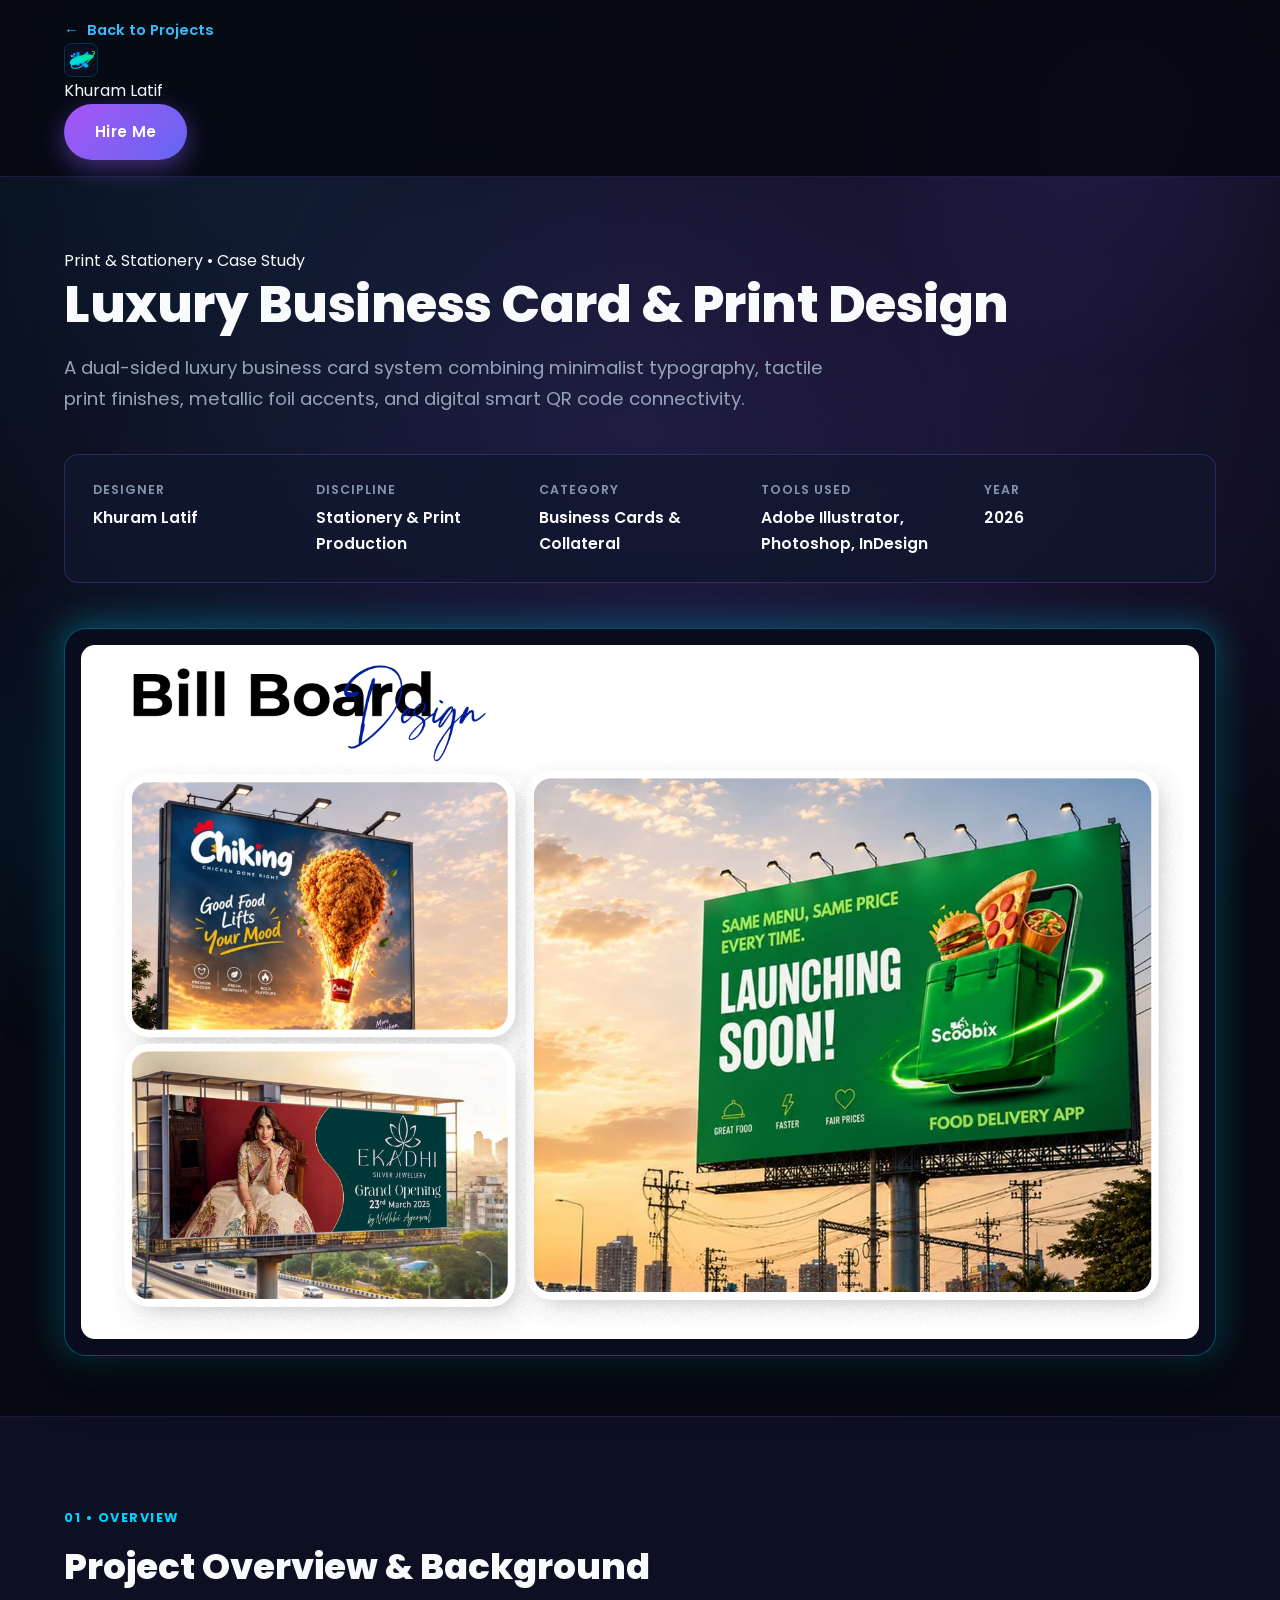
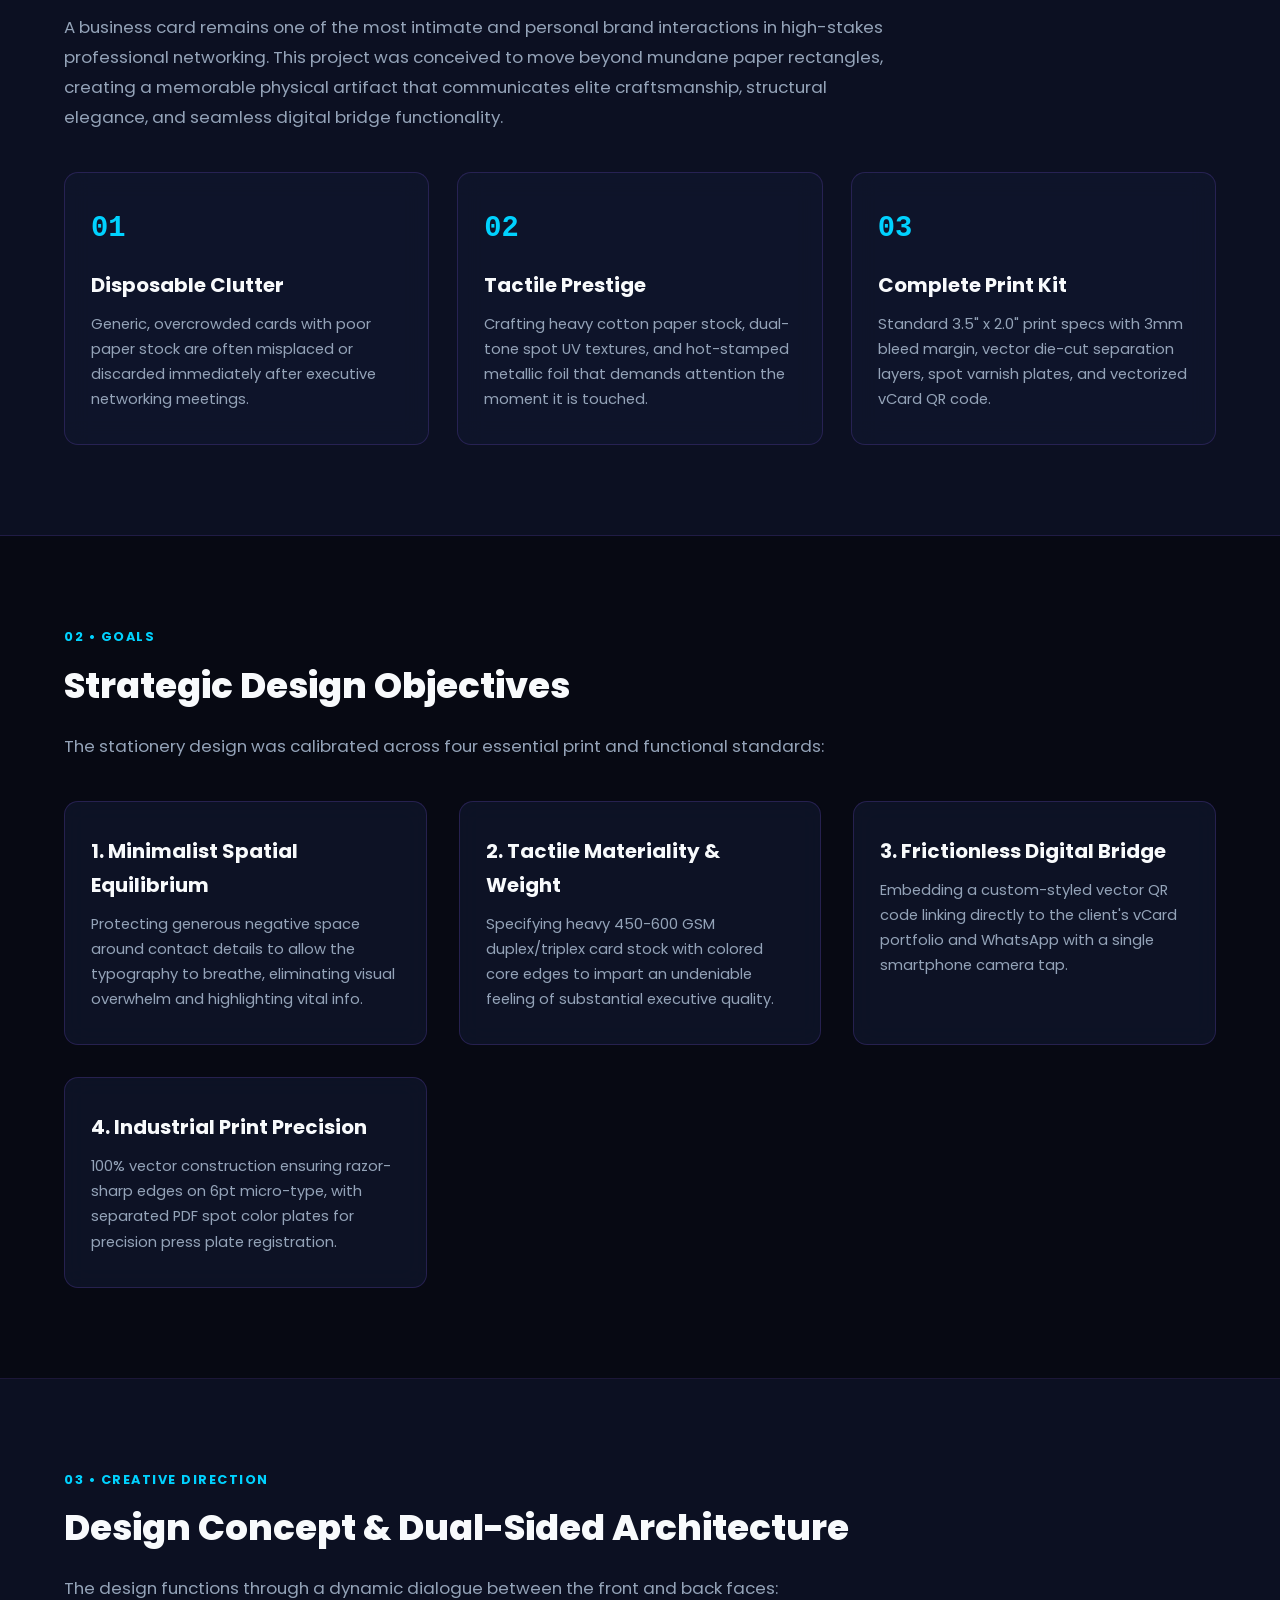
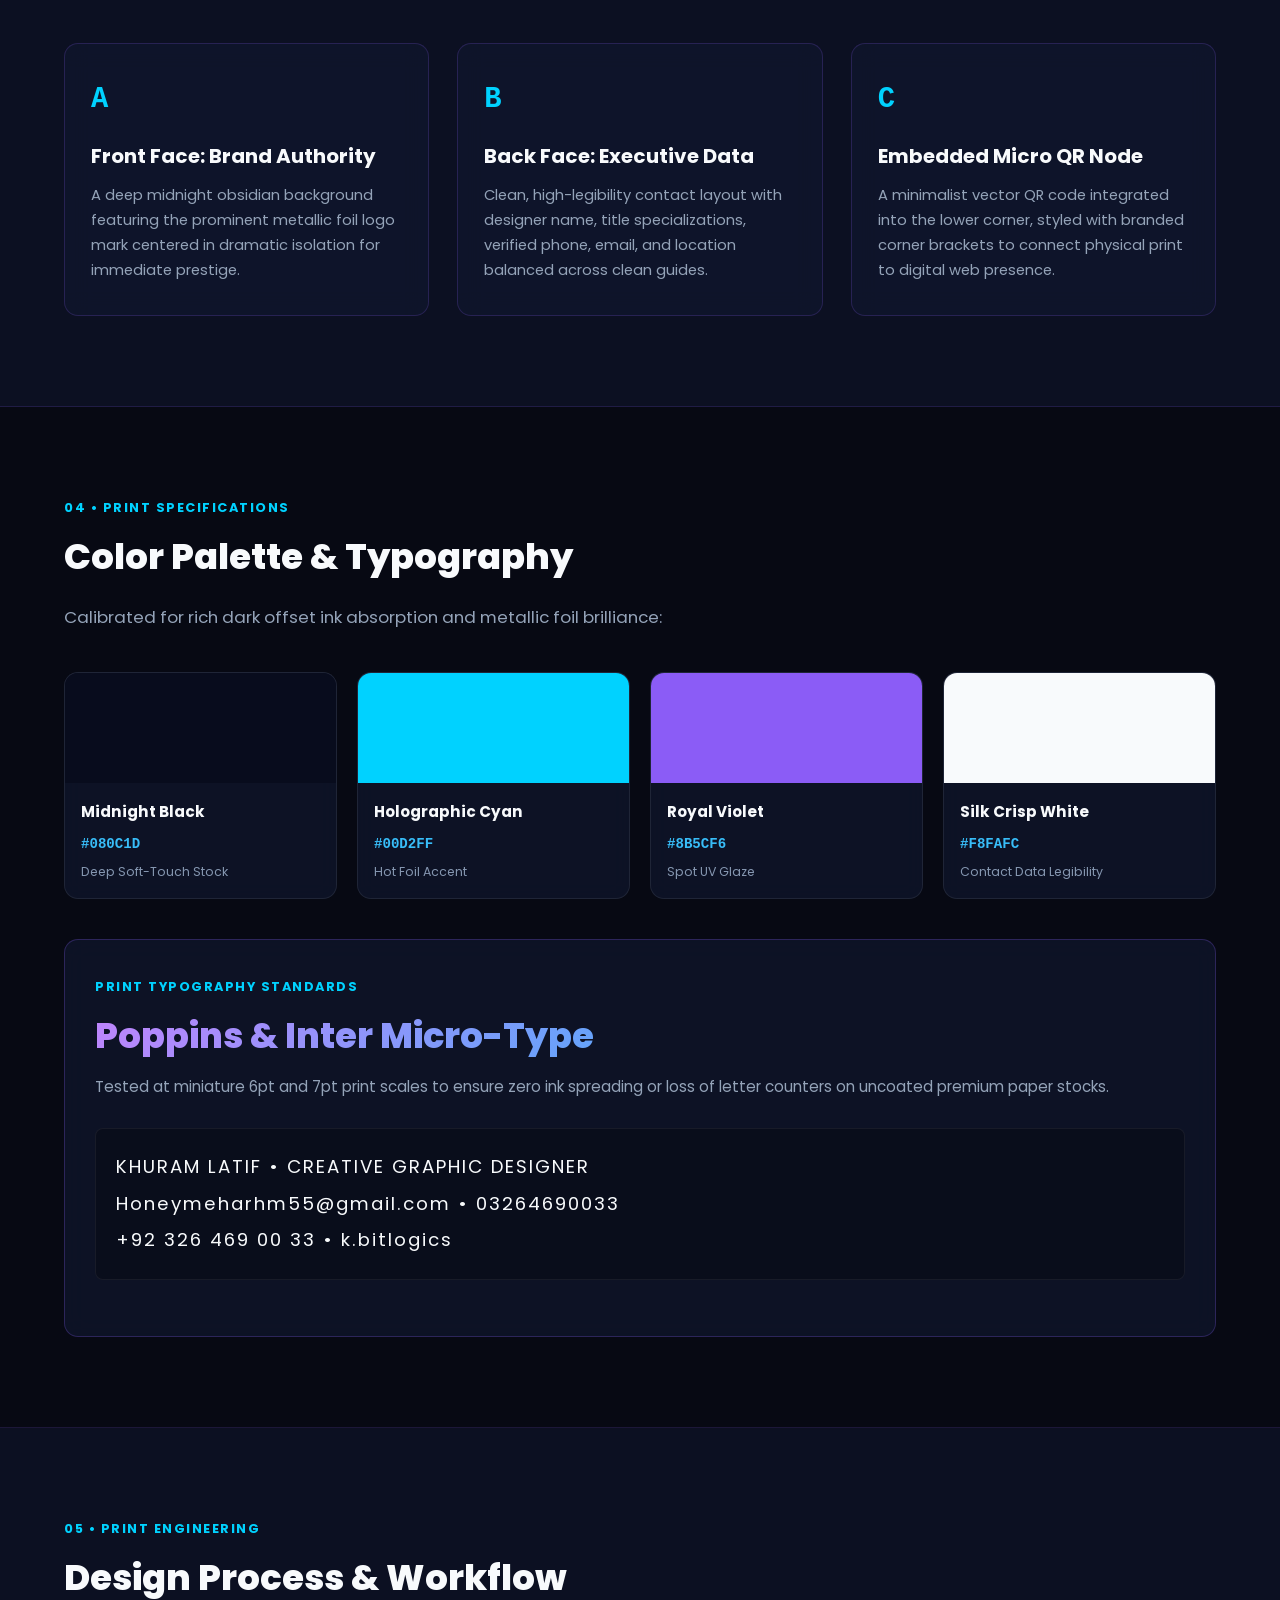
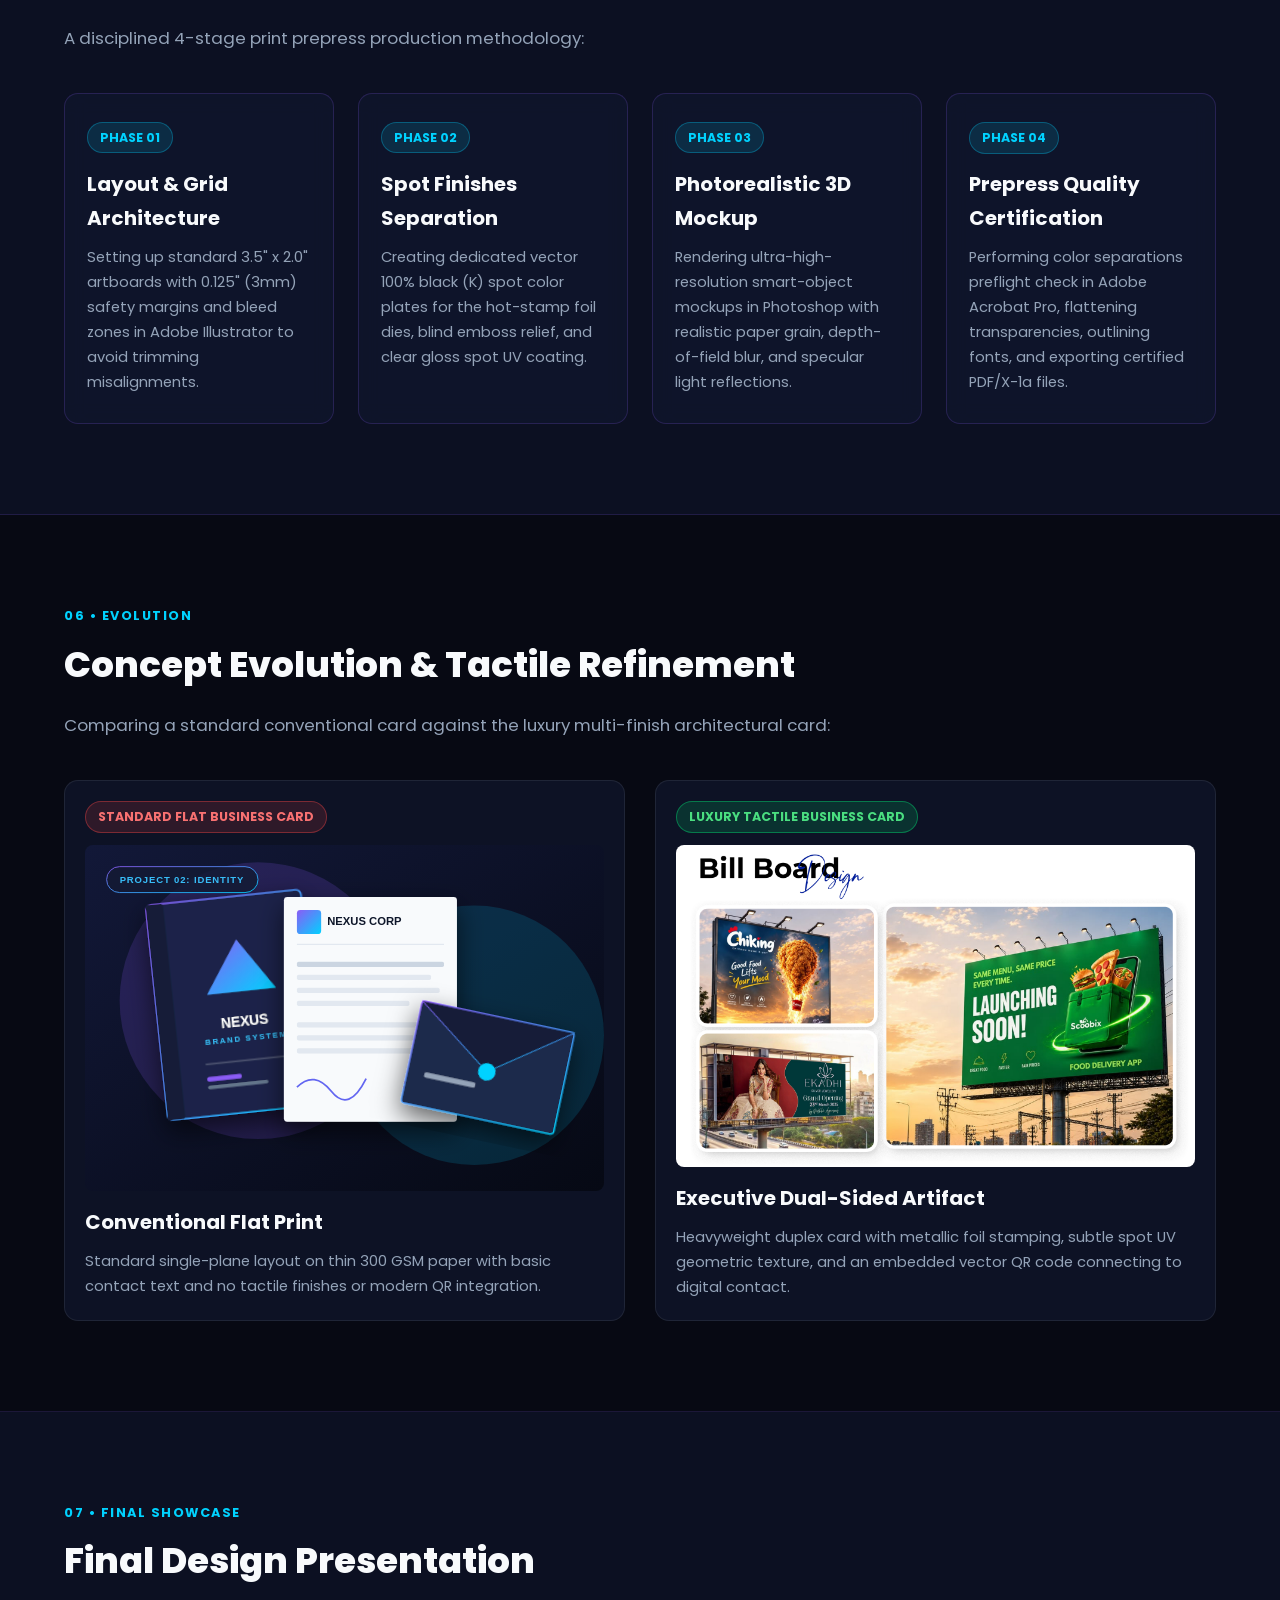
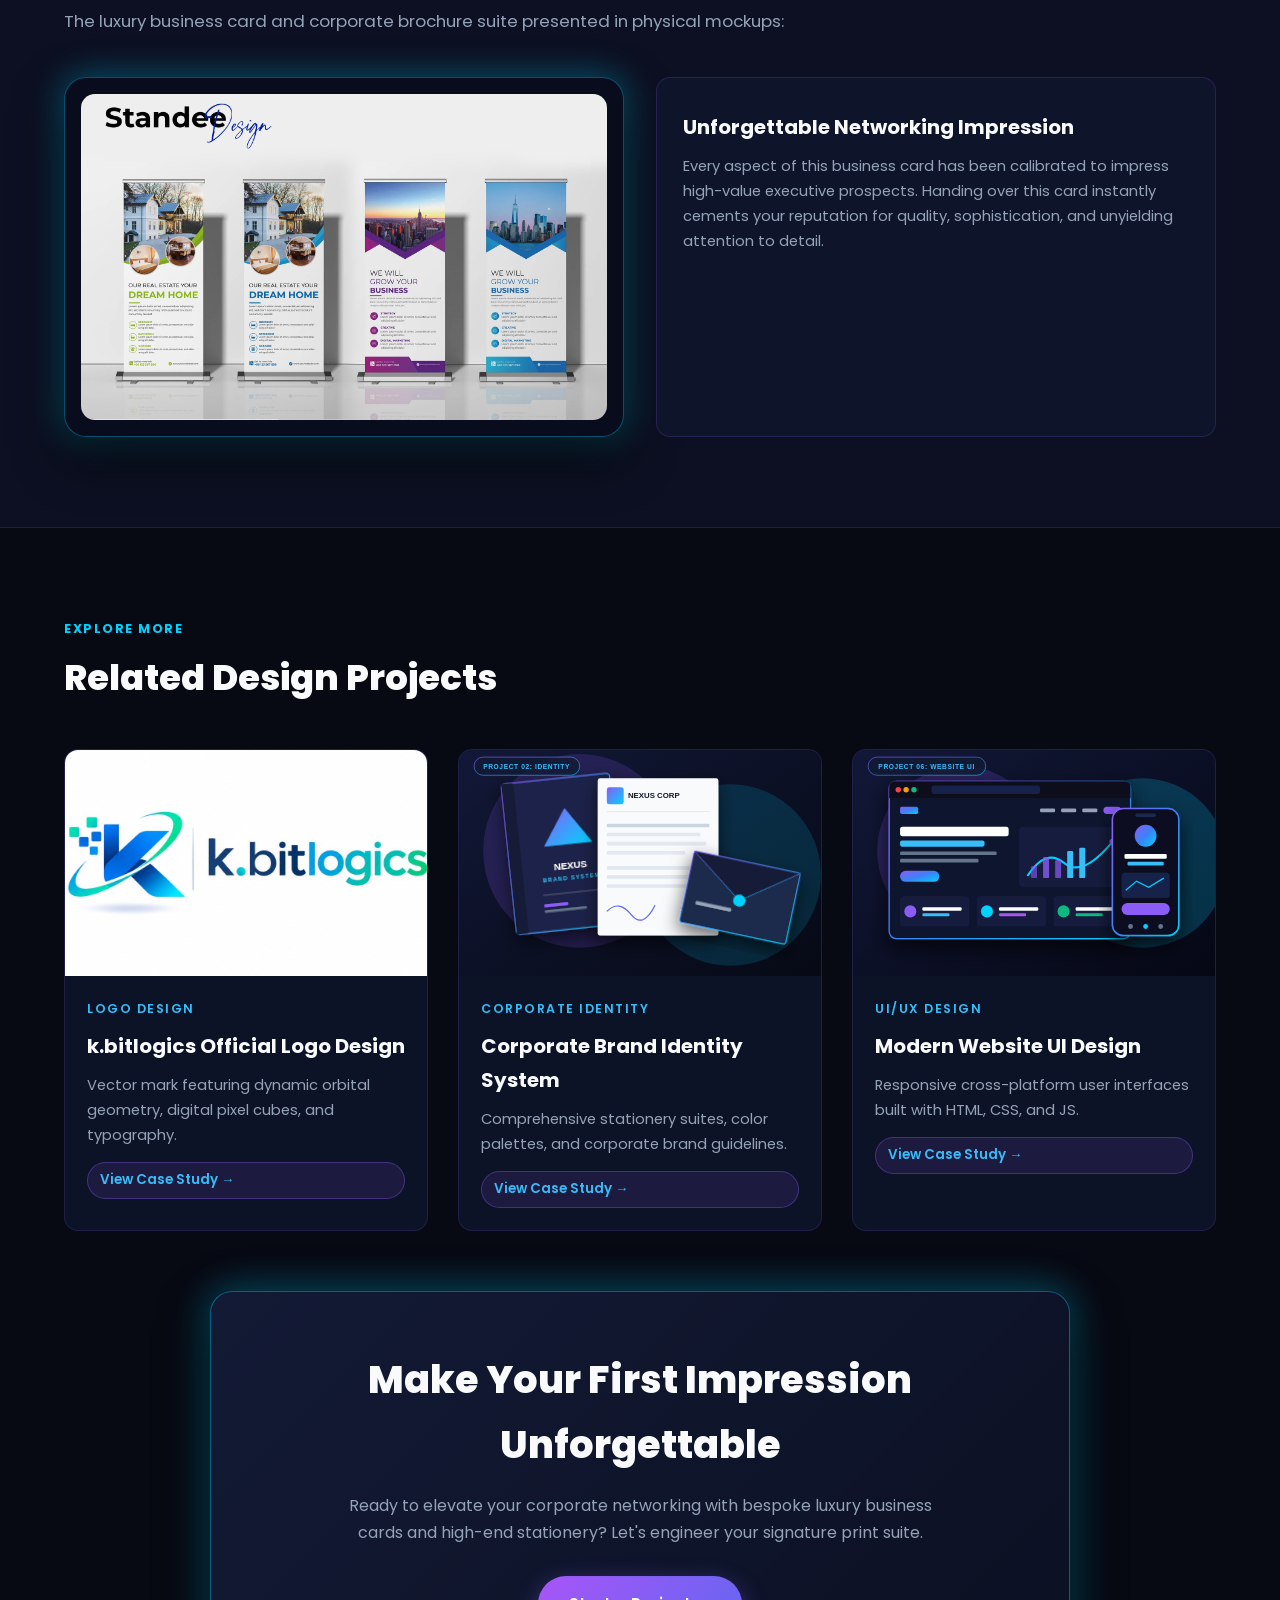
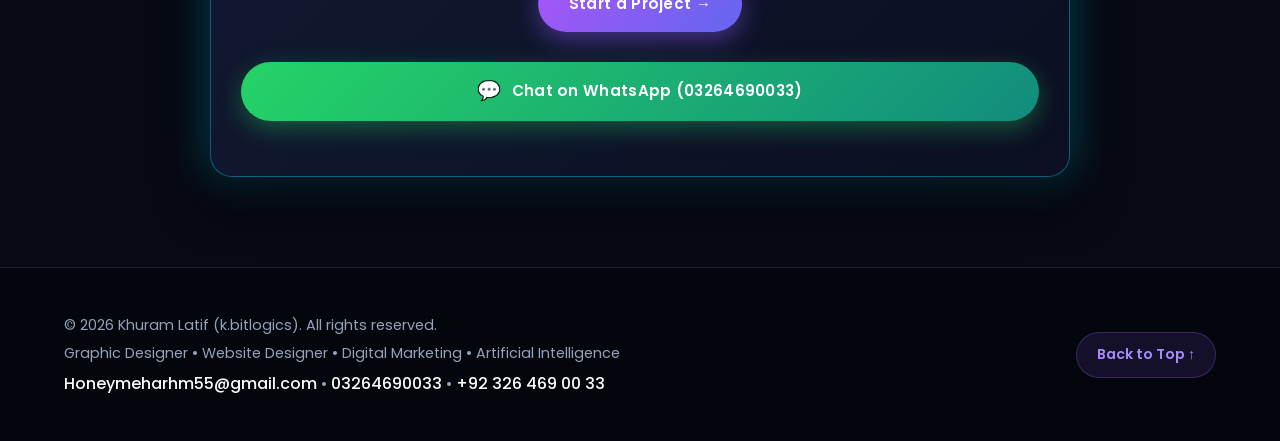
<file: case-study-business-card.html>
<!DOCTYPE html>
<html lang="en">
<head>
    <meta charset="UTF-8">
    <meta name="viewport" content="width=device-width, initial-scale=1.0">
    <meta http-equiv="X-UA-Compatible" content="ie=edge">
    
    <title>Luxury Business Card Design Case Study | Khuram Latif - Creative Graphic Designer</title>
    <meta name="description" content="In-depth design case study of the Luxury Minimalist Business Card and Stationery Print Design created by Khuram Latif. Exploring tactile print finishes, QR integration, and typography.">
    <meta name="keywords" content="Business Card Design Case Study, Print Design, Luxury Stationery, Graphic Designer Khuram Latif, Metallic Foil Mockup, Vector Typography">
    <meta name="author" content="Khuram Latif">
    
    <!-- Open Graph Metadata -->
    <meta property="og:title" content="Luxury Business Card Design Case Study | Khuram Latif">
    <meta property="og:description" content="Explore the tactile print finishes, metallic foil treatments, QR code integration, and typography hierarchy of luxury business cards.">
    <meta property="og:type" content="article">
    <meta property="og:image" content="images/project-5-business-card.svg">
    
    <link rel="icon" type="image/svg+xml" href="favicon.svg">
    <link rel="preconnect" href="https://fonts.googleapis.com">
    <link rel="preconnect" href="https://fonts.gstatic.com" crossorigin>
    <link href="https://fonts.googleapis.com/css2?family=Poppins:wght@300;400;500;600;700;800;900&display=swap" rel="stylesheet">
    <link rel="stylesheet" href="style.css">
</head>
<body class="case-study-body">

    <!-- Header Navigation -->
    <header class="cs-header" id="cs-header">
        <div class="container cs-header-container">
            <a href="index.html#projects" class="cs-back-link" aria-label="Return to portfolio gallery">
                <span class="back-arrow" aria-hidden="true">&larr;</span> Back to Projects
            </a>
            <div class="cs-logo-badge">
                <img src="images/kbitlogics-icon.svg" alt="k.bitlogics brand icon" class="cs-brand-mark" width="34" height="34">
                <span class="cs-brand-text">Khuram Latif</span>
            </div>
            <a href="index.html#contact" class="btn btn-primary cs-hire-btn">Hire Me</a>
        </div>
    </header>

    <main id="main-content">
        <!-- ==================== 1. HERO SECTION & META BAR ==================== -->
        <section class="cs-hero" aria-labelledby="cs-title">
            <div class="container">
                <span class="cs-badge">Print &amp; Stationery &bull; Case Study</span>
                <h1 class="cs-title" id="cs-title">Luxury Business Card &amp; Print Design</h1>
                <p class="cs-subtitle">
                    A dual-sided luxury business card system combining minimalist typography, tactile print finishes, metallic foil accents, and digital smart QR code connectivity.
                </p>

                <!-- Project Metadata Bar -->
                <div class="cs-meta-bar" role="region" aria-label="Project details and metadata">
                    <div class="cs-meta-item">
                        <span class="cs-meta-label">Designer</span>
                        <span class="cs-meta-value">Khuram Latif</span>
                    </div>
                    <div class="cs-meta-item">
                        <span class="cs-meta-label">Discipline</span>
                        <span class="cs-meta-value">Stationery &amp; Print Production</span>
                    </div>
                    <div class="cs-meta-item">
                        <span class="cs-meta-label">Category</span>
                        <span class="cs-meta-value">Business Cards &amp; Collateral</span>
                    </div>
                    <div class="cs-meta-item">
                        <span class="cs-meta-label">Tools Used</span>
                        <span class="cs-meta-value">Adobe Illustrator, Photoshop, InDesign</span>
                    </div>
                    <div class="cs-meta-item">
                        <span class="cs-meta-label">Year</span>
                        <span class="cs-meta-value">2026</span>
                    </div>
                </div>

                <!-- Featured Hero Artwork Showcase -->
                <div class="cs-featured-artwork">
                    <img src="images/16.jpg" alt="Executive Luxury Business Cards and Print Collateral Suite by Khuram Latif" class="cs-featured-img" width="1024" height="576" fetchpriority="high">
                </div>
            </div>
        </section>

        <!-- ==================== 2. PROJECT OVERVIEW ==================== -->
        <section class="cs-body-section" id="overview">
            <div class="container">
                <div class="cs-heading-group">
                    <span class="cs-section-tag">01 &bull; Overview</span>
                    <h2 class="cs-section-heading">Project Overview &amp; Background</h2>
                    <p class="cs-lead-text">
                        A business card remains one of the most intimate and personal brand interactions in high-stakes professional networking. This project was conceived to move beyond mundane paper rectangles, creating a memorable physical artifact that communicates elite craftsmanship, structural elegance, and seamless digital bridge functionality.
                    </p>
                </div>

                <div class="cs-grid-3">
                    <div class="cs-feature-card">
                        <div class="cs-card-num">01</div>
                        <h3 class="cs-card-title">Disposable Clutter</h3>
                        <p class="cs-card-desc">
                            Generic, overcrowded cards with poor paper stock are often misplaced or discarded immediately after executive networking meetings.
                        </p>
                    </div>
                    <div class="cs-feature-card">
                        <div class="cs-card-num">02</div>
                        <h3 class="cs-card-title">Tactile Prestige</h3>
                        <p class="cs-card-desc">
                            Crafting heavy cotton paper stock, dual-tone spot UV textures, and hot-stamped metallic foil that demands attention the moment it is touched.
                        </p>
                    </div>
                    <div class="cs-feature-card">
                        <div class="cs-card-num">03</div>
                        <h3 class="cs-card-title">Complete Print Kit</h3>
                        <p class="cs-card-desc">
                            Standard 3.5" x 2.0" print specs with 3mm bleed margin, vector die-cut separation layers, spot varnish plates, and vectorized vCard QR code.
                        </p>
                    </div>
                </div>
            </div>
        </section>

        <!-- ==================== 3. PROJECT OBJECTIVES ==================== -->
        <section class="cs-body-section" id="objectives">
            <div class="container">
                <div class="cs-heading-group">
                    <span class="cs-section-tag">02 &bull; Goals</span>
                    <h2 class="cs-section-heading">Strategic Design Objectives</h2>
                    <p class="cs-lead-text">
                        The stationery design was calibrated across four essential print and functional standards:
                    </p>
                </div>

                <div class="cs-grid-2">
                    <div class="cs-feature-card">
                        <h3 class="cs-card-title">1. Minimalist Spatial Equilibrium</h3>
                        <p class="cs-card-desc">
                            Protecting generous negative space around contact details to allow the typography to breathe, eliminating visual overwhelm and highlighting vital info.
                        </p>
                    </div>
                    <div class="cs-feature-card">
                        <h3 class="cs-card-title">2. Tactile Materiality &amp; Weight</h3>
                        <p class="cs-card-desc">
                            Specifying heavy 450-600 GSM duplex/triplex card stock with colored core edges to impart an undeniable feeling of substantial executive quality.
                        </p>
                    </div>
                    <div class="cs-feature-card">
                        <h3 class="cs-card-title">3. Frictionless Digital Bridge</h3>
                        <p class="cs-card-desc">
                            Embedding a custom-styled vector QR code linking directly to the client's vCard portfolio and WhatsApp with a single smartphone camera tap.
                        </p>
                    </div>
                    <div class="cs-feature-card">
                        <h3 class="cs-card-title">4. Industrial Print Precision</h3>
                        <p class="cs-card-desc">
                            100% vector construction ensuring razor-sharp edges on 6pt micro-type, with separated PDF spot color plates for precision press plate registration.
                        </p>
                    </div>
                </div>
            </div>
        </section>

        <!-- ==================== 4. DESIGN CONCEPT & CREATIVE DIRECTION ==================== -->
        <section class="cs-body-section" id="concept">
            <div class="container">
                <div class="cs-heading-group">
                    <span class="cs-section-tag">03 &bull; Creative Direction</span>
                    <h2 class="cs-section-heading">Design Concept &amp; Dual-Sided Architecture</h2>
                    <p class="cs-lead-text">
                        The design functions through a dynamic dialogue between the front and back faces:
                    </p>
                </div>

                <div class="cs-grid-3">
                    <div class="cs-feature-card">
                        <div class="cs-card-num">A</div>
                        <h3 class="cs-card-title">Front Face: Brand Authority</h3>
                        <p class="cs-card-desc">
                            A deep midnight obsidian background featuring the prominent metallic foil logo mark centered in dramatic isolation for immediate prestige.
                        </p>
                    </div>
                    <div class="cs-feature-card">
                        <div class="cs-card-num">B</div>
                        <h3 class="cs-card-title">Back Face: Executive Data</h3>
                        <p class="cs-card-desc">
                            Clean, high-legibility contact layout with designer name, title specializations, verified phone, email, and location balanced across clean guides.
                        </p>
                    </div>
                    <div class="cs-feature-card">
                        <div class="cs-card-num">C</div>
                        <h3 class="cs-card-title">Embedded Micro QR Node</h3>
                        <p class="cs-card-desc">
                            A minimalist vector QR code integrated into the lower corner, styled with branded corner brackets to connect physical print to digital web presence.
                        </p>
                    </div>
                </div>
            </div>
        </section>

        <!-- ==================== 5. COLOR PALETTE & TYPOGRAPHY ==================== -->
        <section class="cs-body-section" id="palette">
            <div class="container">
                <div class="cs-heading-group">
                    <span class="cs-section-tag">04 &bull; Print Specifications</span>
                    <h2 class="cs-section-heading">Color Palette &amp; Typography</h2>
                    <p class="cs-lead-text">
                        Calibrated for rich dark offset ink absorption and metallic foil brilliance:
                    </p>
                </div>

                <div class="color-swatch-grid">
                    <div class="color-swatch-card">
                        <div class="color-swatch-box" style="background: #080c1d;"></div>
                        <div class="color-swatch-info">
                            <h4 class="color-swatch-name">Midnight Black</h4>
                            <span class="color-swatch-hex">#080C1D</span>
                            <p class="color-swatch-role">Deep Soft-Touch Stock</p>
                        </div>
                    </div>
                    <div class="color-swatch-card">
                        <div class="color-swatch-box" style="background: #00d2ff;"></div>
                        <div class="color-swatch-info">
                            <h4 class="color-swatch-name">Holographic Cyan</h4>
                            <span class="color-swatch-hex">#00D2FF</span>
                            <p class="color-swatch-role">Hot Foil Accent</p>
                        </div>
                    </div>
                    <div class="color-swatch-card">
                        <div class="color-swatch-box" style="background: #8b5cf6;"></div>
                        <div class="color-swatch-info">
                            <h4 class="color-swatch-name">Royal Violet</h4>
                            <span class="color-swatch-hex">#8B5CF6</span>
                            <p class="color-swatch-role">Spot UV Glaze</p>
                        </div>
                    </div>
                    <div class="color-swatch-card">
                        <div class="color-swatch-box" style="background: #f8fafc;"></div>
                        <div class="color-swatch-info">
                            <h4 class="color-swatch-name">Silk Crisp White</h4>
                            <span class="color-swatch-hex">#F8FAFC</span>
                            <p class="color-swatch-role">Contact Data Legibility</p>
                        </div>
                    </div>
                </div>

                <!-- Typography Card -->
                <div class="cs-typography-card" style="margin-top: 40px;">
                    <span class="cs-section-tag">Print Typography Standards</span>
                    <h3 class="cs-type-family">Poppins &amp; Inter Micro-Type</h3>
                    <p class="cs-type-desc">
                        Tested at miniature 6pt and 7pt print scales to ensure zero ink spreading or loss of letter counters on uncoated premium paper stocks.
                    </p>
                    <div class="cs-type-alphabet">
                        KHURAM LATIF &bull; CREATIVE GRAPHIC DESIGNER<br>
                        Honeymeharhm55@gmail.com &bull; 03264690033<br>
                        +92 326 469 00 33 &bull; k.bitlogics
                    </div>
                </div>
            </div>
        </section>

        <!-- ==================== 6. DESIGN PROCESS & WORKFLOW ==================== -->
        <section class="cs-body-section" id="process">
            <div class="container">
                <div class="cs-heading-group">
                    <span class="cs-section-tag">05 &bull; Print Engineering</span>
                    <h2 class="cs-section-heading">Design Process &amp; Workflow</h2>
                    <p class="cs-lead-text">
                        A disciplined 4-stage print prepress production methodology:
                    </p>
                </div>

                <div class="workflow-timeline">
                    <div class="workflow-step-card">
                        <span class="workflow-step-badge">Phase 01</span>
                        <h3 class="cs-card-title">Layout &amp; Grid Architecture</h3>
                        <p class="cs-card-desc">
                            Setting up standard 3.5" x 2.0" artboards with 0.125" (3mm) safety margins and bleed zones in Adobe Illustrator to avoid trimming misalignments.
                        </p>
                    </div>
                    <div class="workflow-step-card">
                        <span class="workflow-step-badge">Phase 02</span>
                        <h3 class="cs-card-title">Spot Finishes Separation</h3>
                        <p class="cs-card-desc">
                            Creating dedicated vector 100% black (K) spot color plates for the hot-stamp foil dies, blind emboss relief, and clear gloss spot UV coating.
                        </p>
                    </div>
                    <div class="workflow-step-card">
                        <span class="workflow-step-badge">Phase 03</span>
                        <h3 class="cs-card-title">Photorealistic 3D Mockup</h3>
                        <p class="cs-card-desc">
                            Rendering ultra-high-resolution smart-object mockups in Photoshop with realistic paper grain, depth-of-field blur, and specular light reflections.
                        </p>
                    </div>
                    <div class="workflow-step-card">
                        <span class="workflow-step-badge">Phase 04</span>
                        <h3 class="cs-card-title">Prepress Quality Certification</h3>
                        <p class="cs-card-desc">
                            Performing color separations preflight check in Adobe Acrobat Pro, flattening transparencies, outlining fonts, and exporting certified PDF/X-1a files.
                        </p>
                    </div>
                </div>
            </div>
        </section>

        <!-- ==================== 7. CONCEPT EVOLUTION (BEFORE & AFTER) ==================== -->
        <section class="cs-body-section" id="evolution">
            <div class="container">
                <div class="cs-heading-group">
                    <span class="cs-section-tag">06 &bull; Evolution</span>
                    <h2 class="cs-section-heading">Concept Evolution &amp; Tactile Refinement</h2>
                    <p class="cs-lead-text">
                        Comparing a standard conventional card against the luxury multi-finish architectural card:
                    </p>
                </div>

                <div class="comparison-grid">
                    <div class="comparison-card">
                        <span class="comparison-tag tag-before">Standard Flat Business Card</span>
                        <img src="images/project-2-brand-identity.svg" alt="Standard Single-Plane Card" width="600" height="400">
                        <h4 class="cs-card-title">Conventional Flat Print</h4>
                        <p class="cs-card-desc">
                            Standard single-plane layout on thin 300 GSM paper with basic contact text and no tactile finishes or modern QR integration.
                        </p>
                    </div>
                    <div class="comparison-card">
                        <span class="comparison-tag tag-after">Luxury Tactile Business Card</span>
                        <img src="images/16.jpg" alt="Executive Luxury Business Cards and Stationery Suite" width="600" height="400">
                        <h4 class="cs-card-title">Executive Dual-Sided Artifact</h4>
                        <p class="cs-card-desc">
                            Heavyweight duplex card with metallic foil stamping, subtle spot UV geometric texture, and an embedded vector QR code connecting to digital contact.
                        </p>
                    </div>
                </div>
            </div>
        </section>

        <!-- ==================== 8. FINAL DESIGN PRESENTATION ==================== -->
        <section class="cs-body-section" id="presentation">
            <div class="container">
                <div class="cs-heading-group">
                    <span class="cs-section-tag">07 &bull; Final Showcase</span>
                    <h2 class="cs-section-heading">Final Design Presentation</h2>
                    <p class="cs-lead-text">
                        The luxury business card and corporate brochure suite presented in physical mockups:
                    </p>
                </div>

                <div class="cs-grid-2">
                    <div class="cs-featured-artwork">
                        <img src="images/17.jpg" alt="Corporate Brochure and Stationery Suite Final Presentation" class="cs-featured-img" width="1024" height="576">
                    </div>
                    <div class="cs-feature-card">
                        <h3 class="cs-card-title">Unforgettable Networking Impression</h3>
                        <p class="cs-card-desc">
                            Every aspect of this business card has been calibrated to impress high-value executive prospects. Handing over this card instantly cements your reputation for quality, sophistication, and unyielding attention to detail.
                        </p>
                    </div>
                </div>
            </div>
        </section>

        <!-- ==================== 9. RELATED PROJECTS ==================== -->
        <section class="cs-related-section" id="related-projects">
            <div class="container">
                <div class="cs-heading-group">
                    <span class="cs-section-tag">Explore More</span>
                    <h2 class="cs-section-heading">Related Design Projects</h2>
                </div>

                <div class="cs-related-grid">
                    <article class="cs-related-card">
                        <img src="images/kbitlogics-logo.jpg" alt="Logo Design" width="400" height="250" loading="lazy">
                        <div class="cs-related-card-content">
                            <span class="project-category">Logo Design</span>
                            <h3 class="cs-card-title">k.bitlogics Official Logo Design</h3>
                            <p class="cs-card-desc">Vector mark featuring dynamic orbital geometry, digital pixel cubes, and typography.</p>
                            <a href="case-study-kbitlogics-logo.html" class="case-study-link" style="margin-top: 14px;">View Case Study &rarr;</a>
                        </div>
                    </article>

                    <article class="cs-related-card">
                        <img src="images/project-2-brand-identity.svg" alt="Brand Identity" width="400" height="250" loading="lazy">
                        <div class="cs-related-card-content">
                            <span class="project-category">Corporate Identity</span>
                            <h3 class="cs-card-title">Corporate Brand Identity System</h3>
                            <p class="cs-card-desc">Comprehensive stationery suites, color palettes, and corporate brand guidelines.</p>
                            <a href="case-study-brand-identity.html" class="case-study-link" style="margin-top: 14px;">View Case Study &rarr;</a>
                        </div>
                    </article>

                    <article class="cs-related-card">
                        <img src="images/project-6-website-ui.svg" alt="Website UI Design" width="400" height="250" loading="lazy">
                        <div class="cs-related-card-content">
                            <span class="project-category">UI/UX Design</span>
                            <h3 class="cs-card-title">Modern Website UI Design</h3>
                            <p class="cs-card-desc">Responsive cross-platform user interfaces built with HTML, CSS, and JS.</p>
                            <a href="case-study-website-ui.html" class="case-study-link" style="margin-top: 14px;">View Case Study &rarr;</a>
                        </div>
                    </article>
                </div>

                <!-- ==================== 10. CALL TO ACTION & CONTACT ME ==================== -->
                <div class="cs-cta-box">
                    <h2 class="cs-cta-title">Make Your First Impression Unforgettable</h2>
                    <p class="cs-cta-desc">
                        Ready to elevate your corporate networking with bespoke luxury business cards and high-end stationery? Let's engineer your signature print suite.
                    </p>
                    <div class="cs-cta-actions">
                        <a href="index.html#contact" class="btn btn-primary">Start a Project &rarr;</a>
                        <a href="https://wa.me/923264690033" target="_blank" rel="noopener noreferrer" class="btn btn-whatsapp">
                            <span class="whatsapp-icon">&#128172;</span> Chat on WhatsApp (03264690033)
                        </a>
                    </div>
                </div>
            </div>
        </section>
    </main>

    <!-- Footer -->
    <footer class="footer">
        <div class="container footer-container">
            <div class="footer-copyright">
                <p>&copy; <time datetime="2026">2026</time> Khuram Latif (k.bitlogics). All rights reserved.</p>
                <p class="footer-tagline">Graphic Designer &bull; Website Designer &bull; Digital Marketing &bull; Artificial Intelligence</p>
                <p class="footer-tagline">
                    <a href="mailto:Honeymeharhm55@gmail.com" class="contact-detail-link">Honeymeharhm55@gmail.com</a> &bull; 
                    <a href="tel:03264690033" class="contact-detail-link">03264690033</a> &bull; 
                    <a href="tel:+923264690033" class="contact-detail-link">+92 326 469 00 33</a>
                </p>
            </div>
            <div class="footer-back-to-top">
                <a href="#cs-header" class="back-to-top-link" aria-label="Back to top of case study">Back to Top &uarr;</a>
            </div>
        </div>
    </footer>

</body>
</html>
</file>
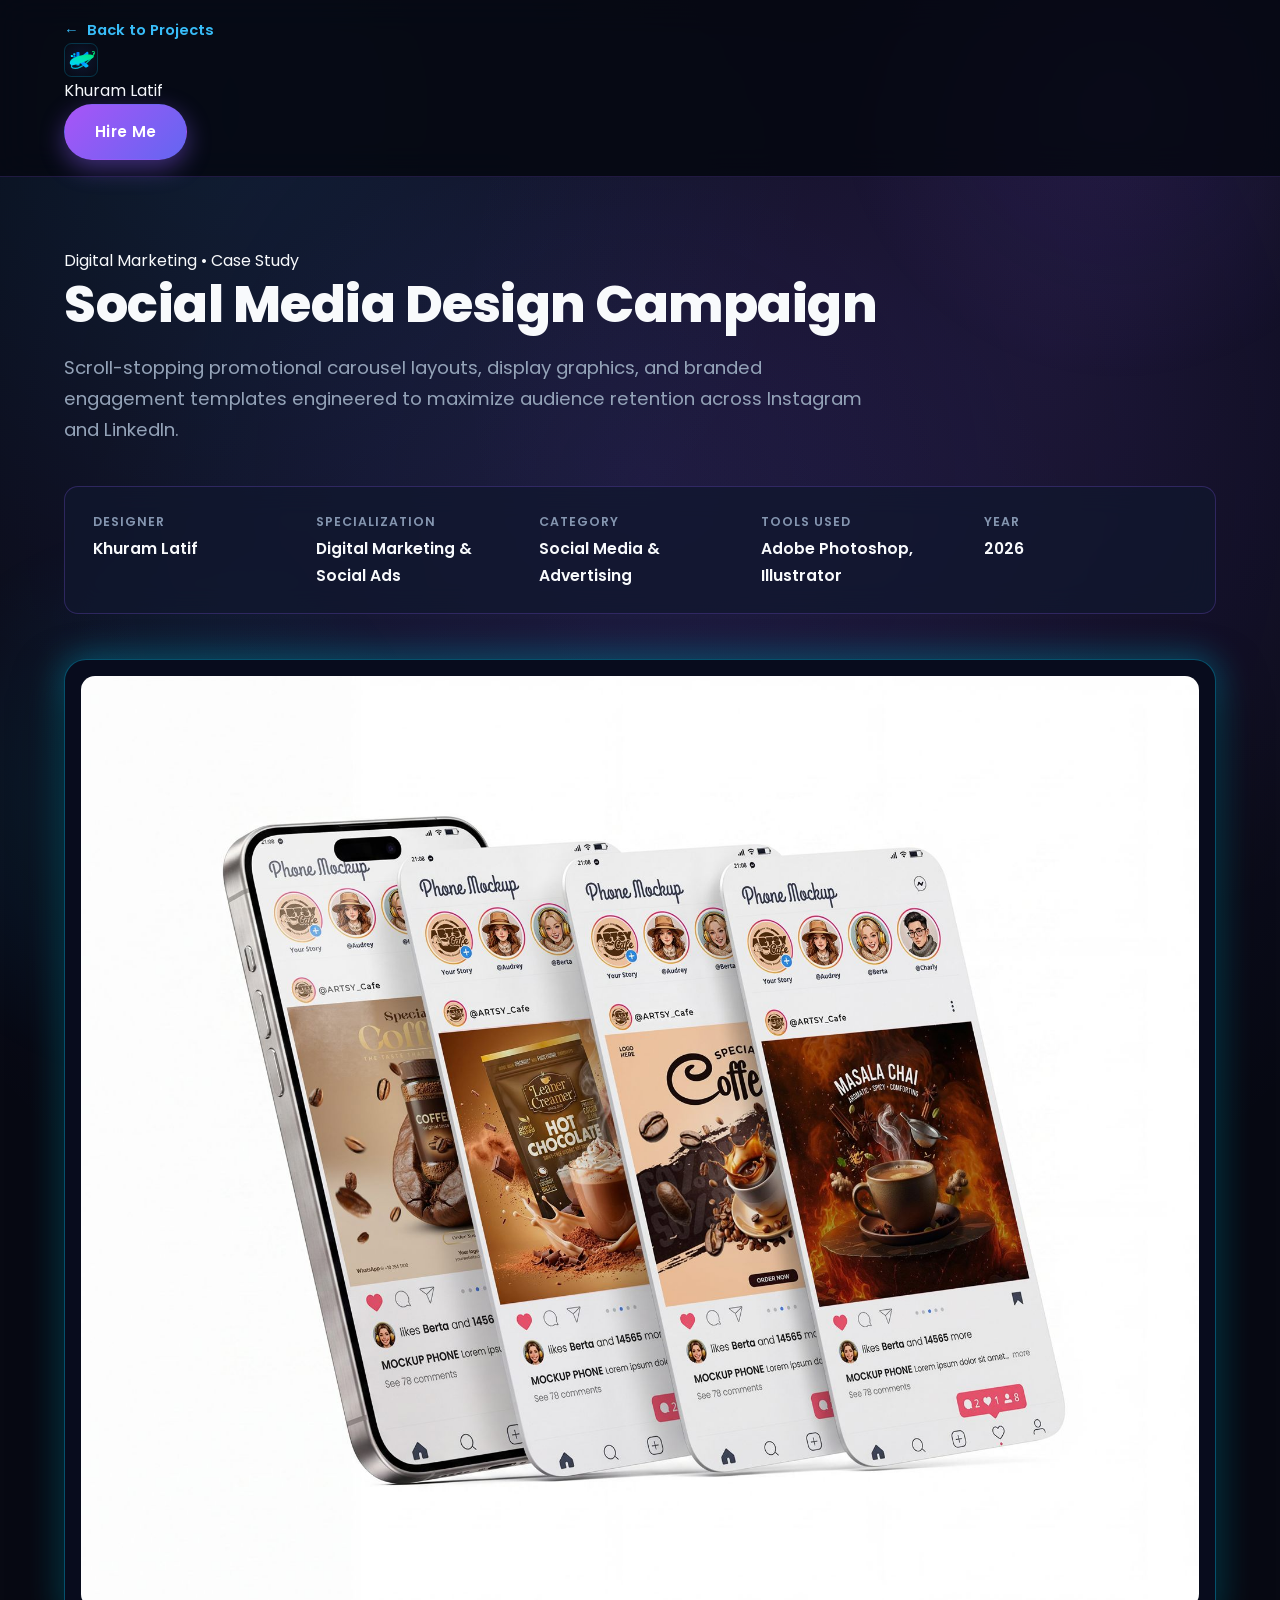
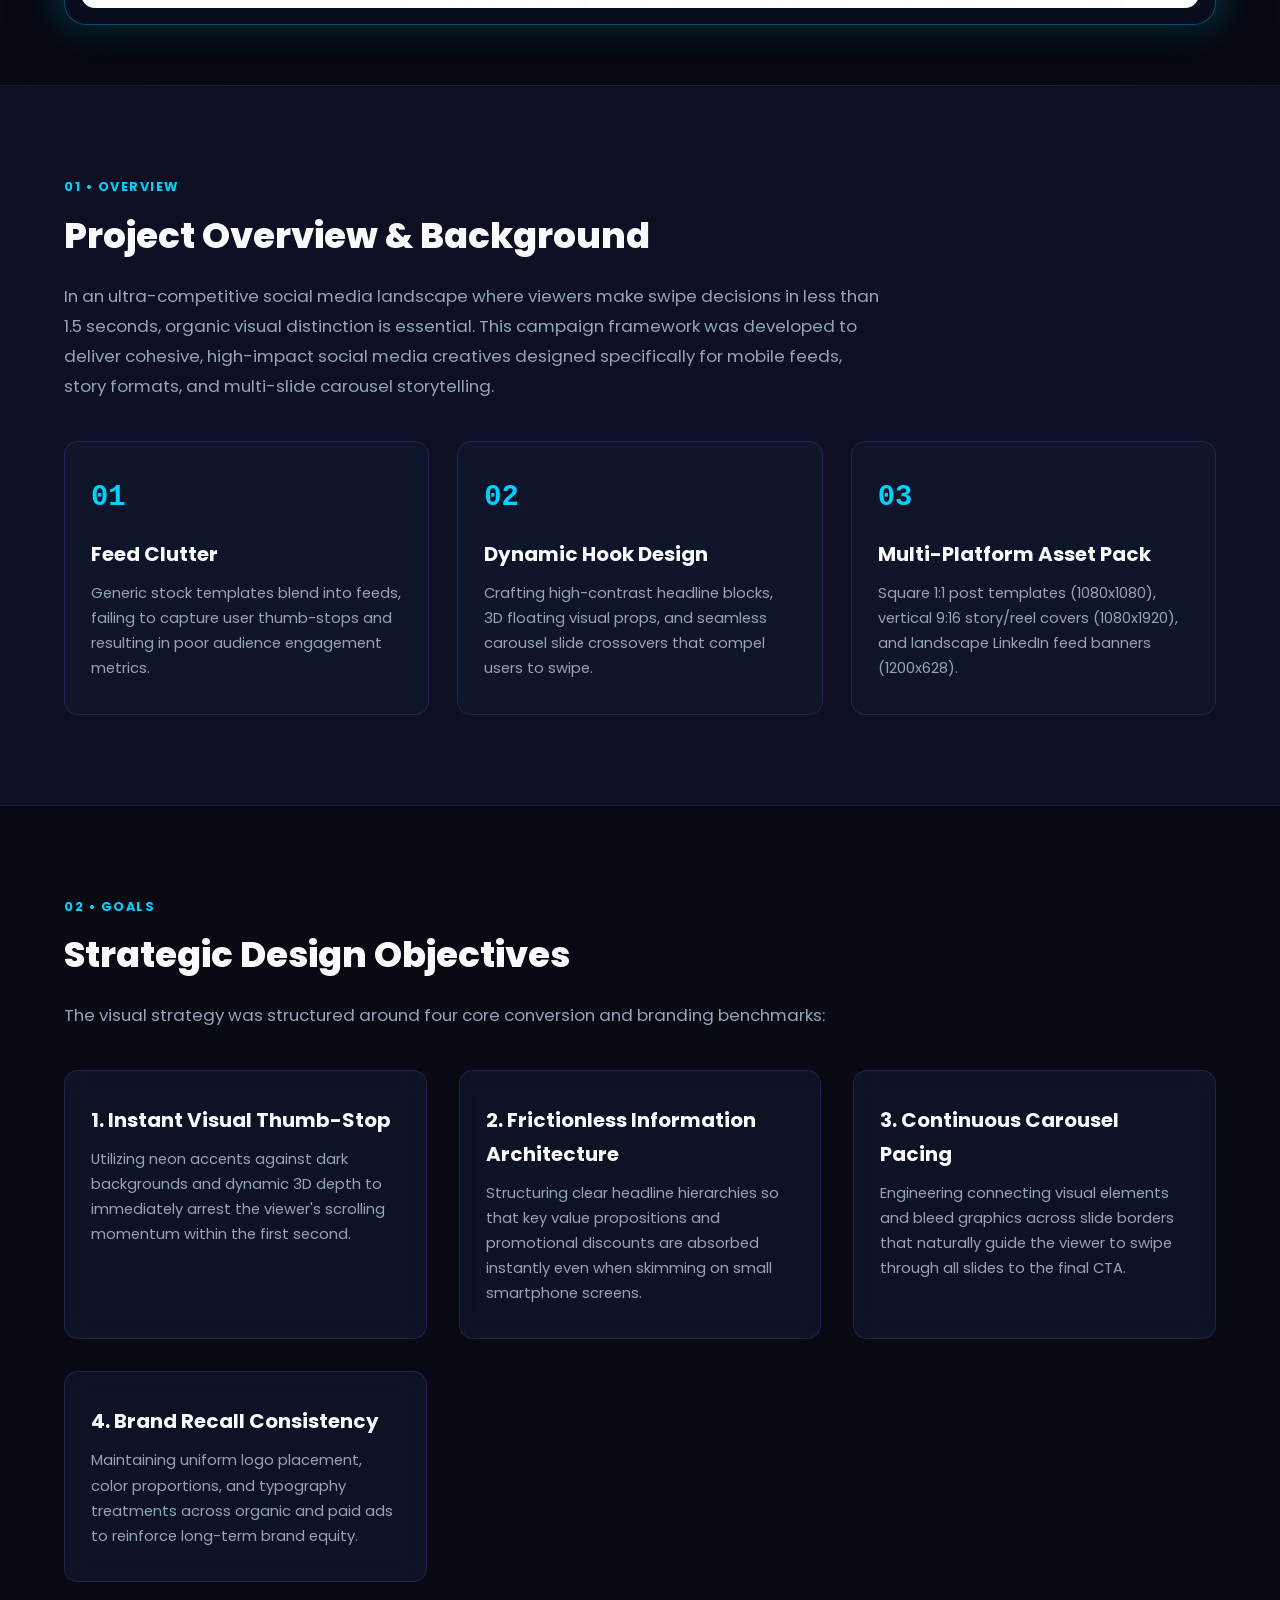
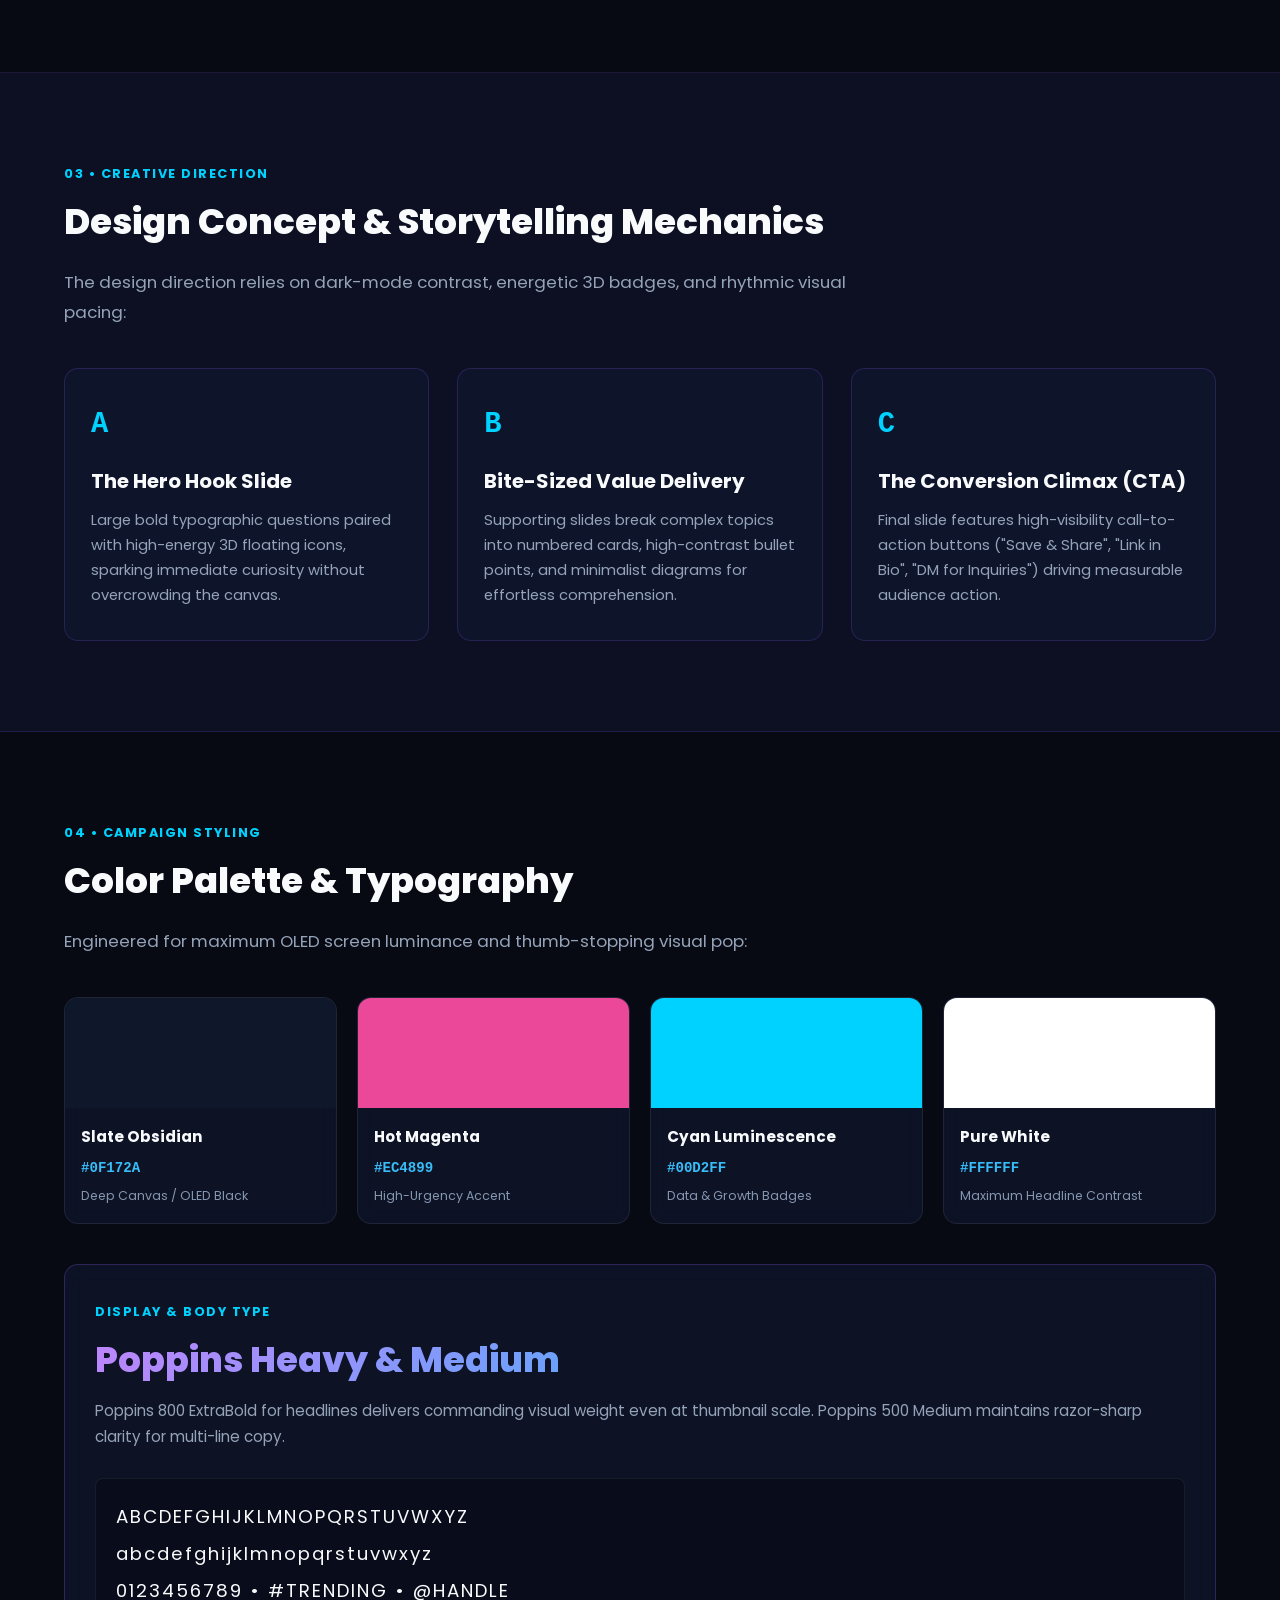
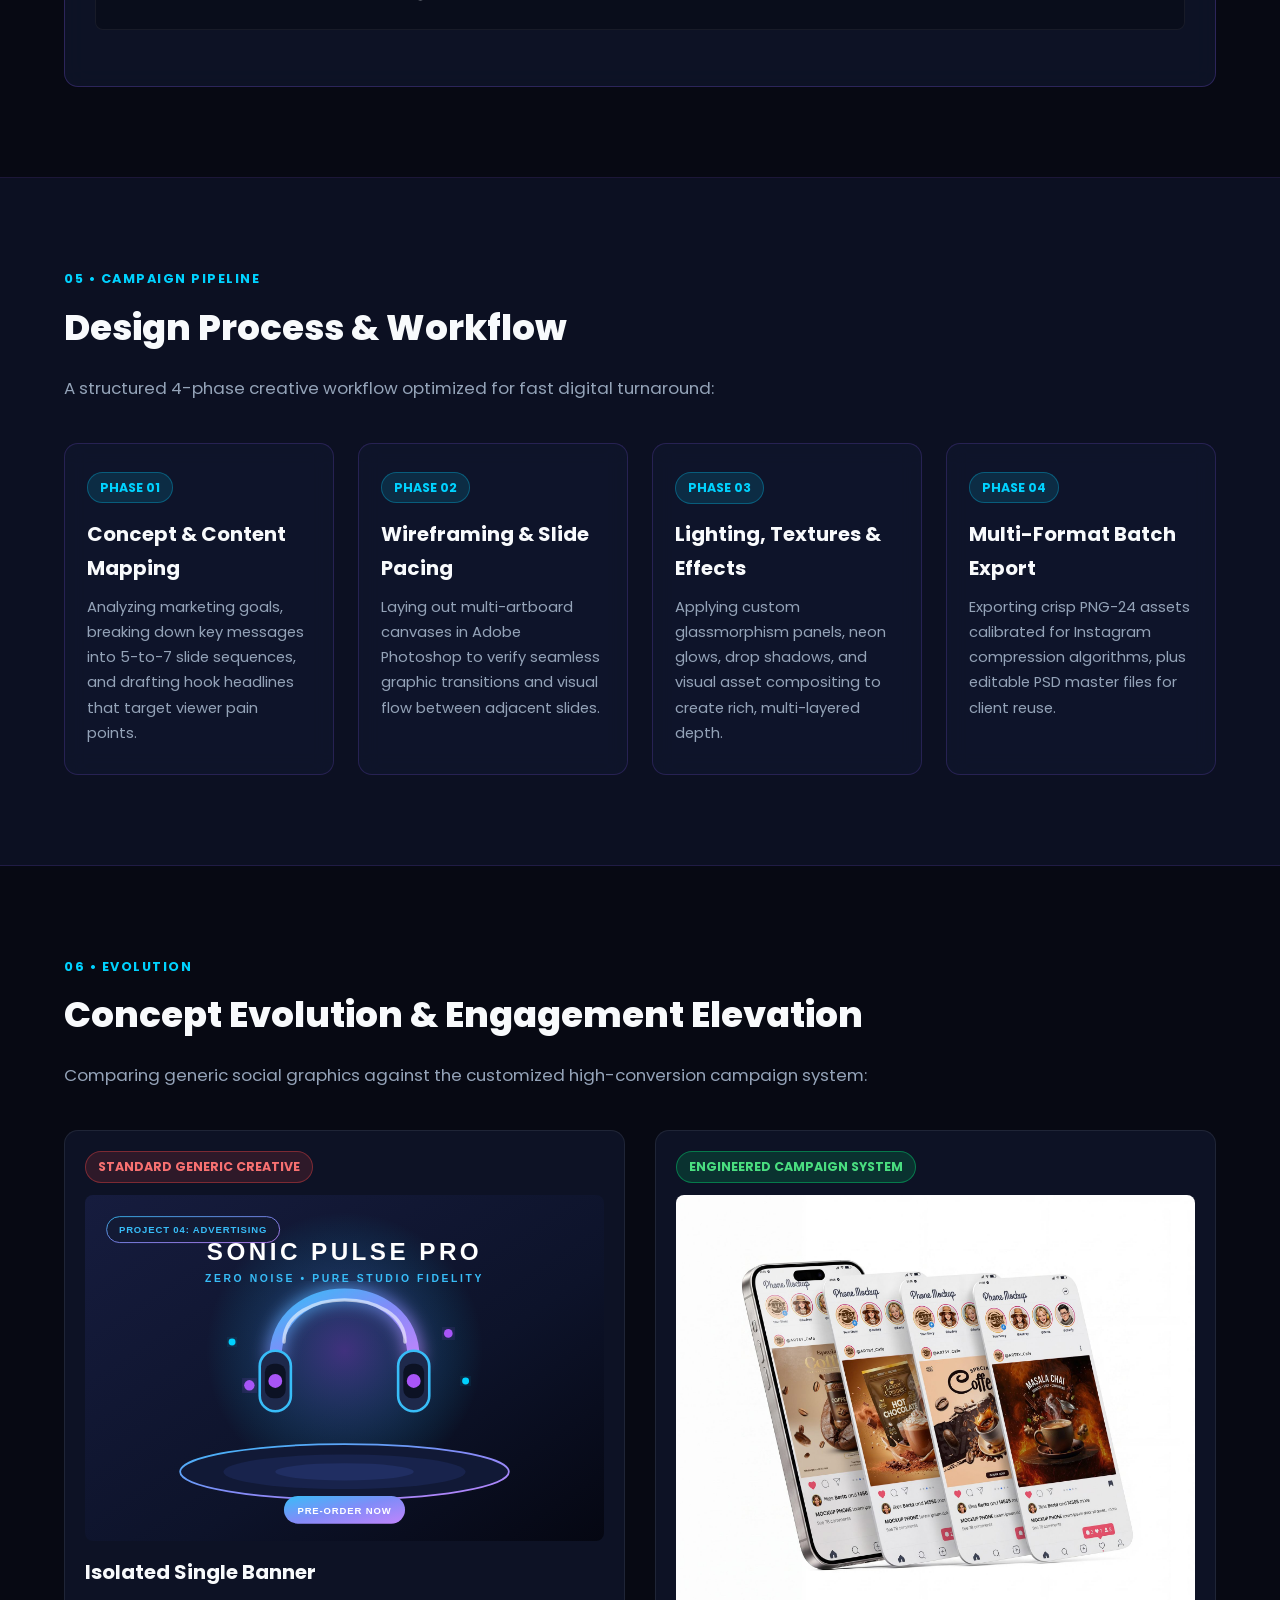
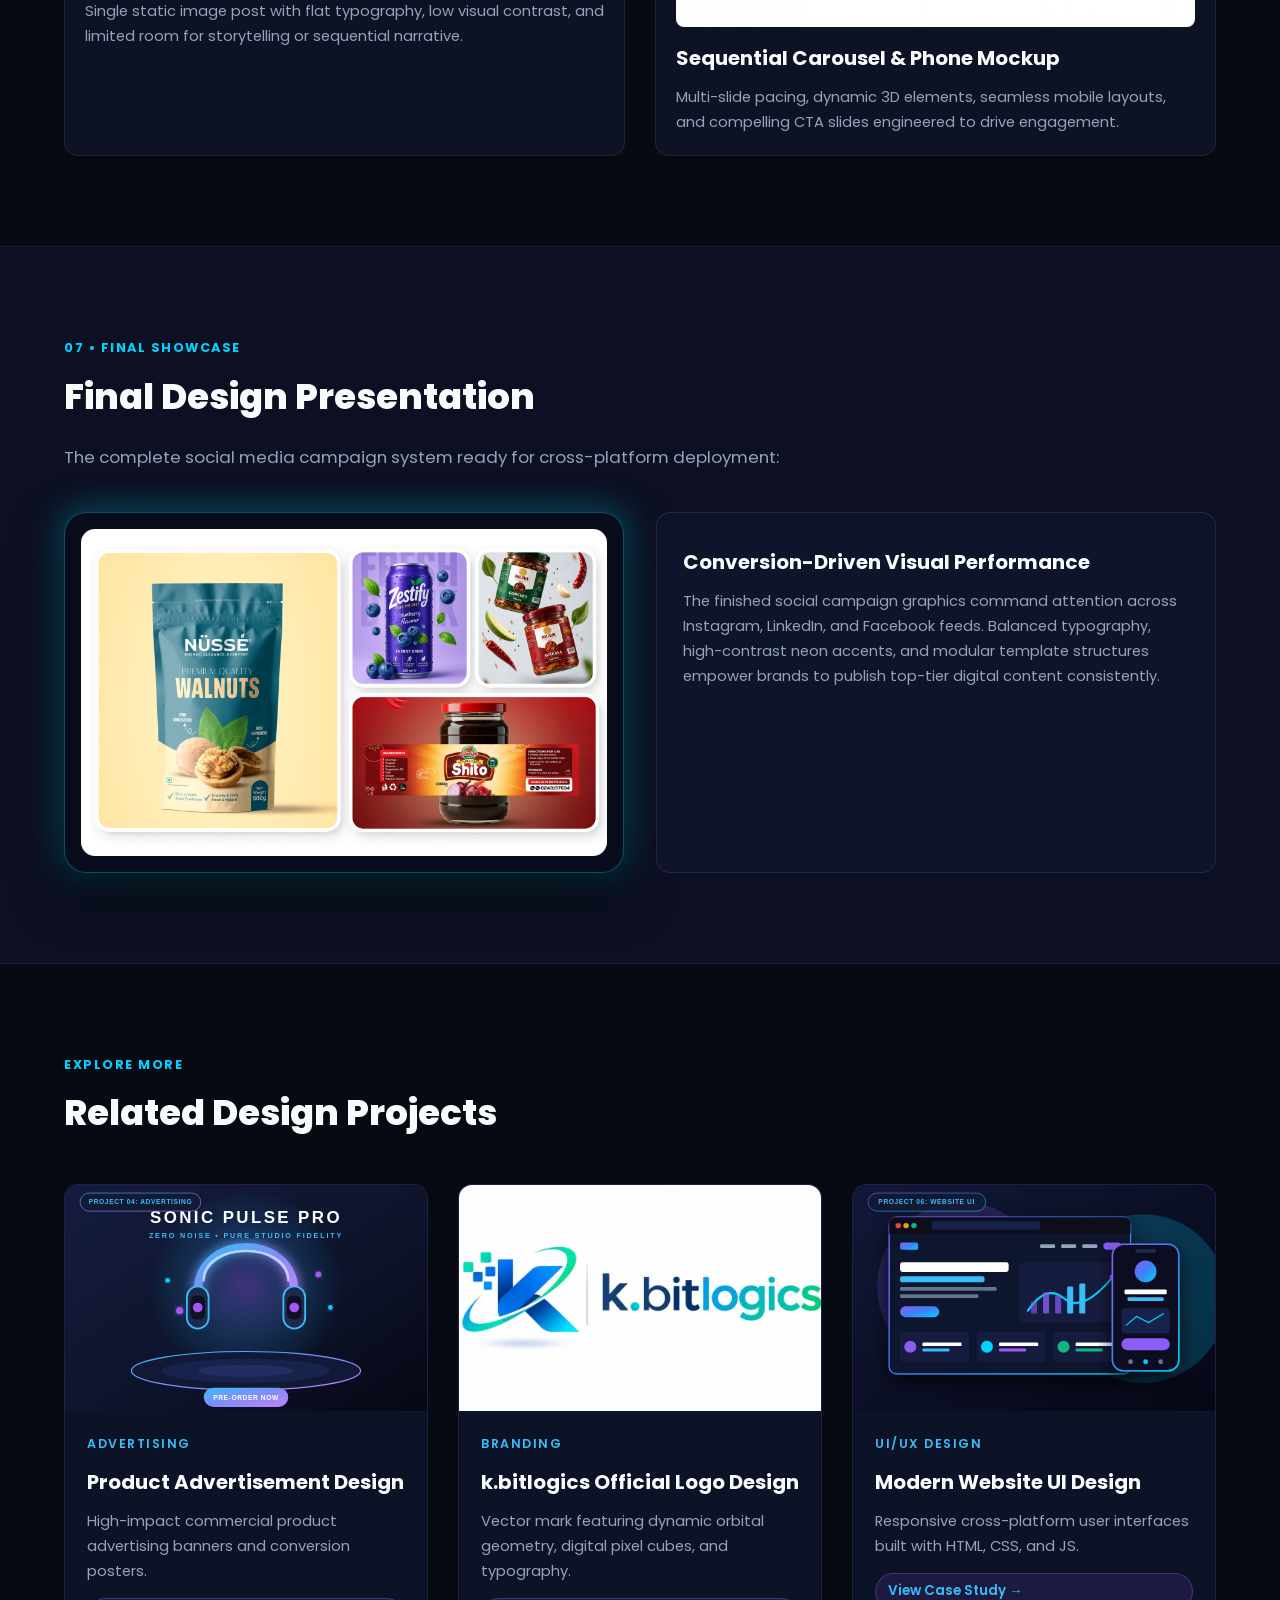
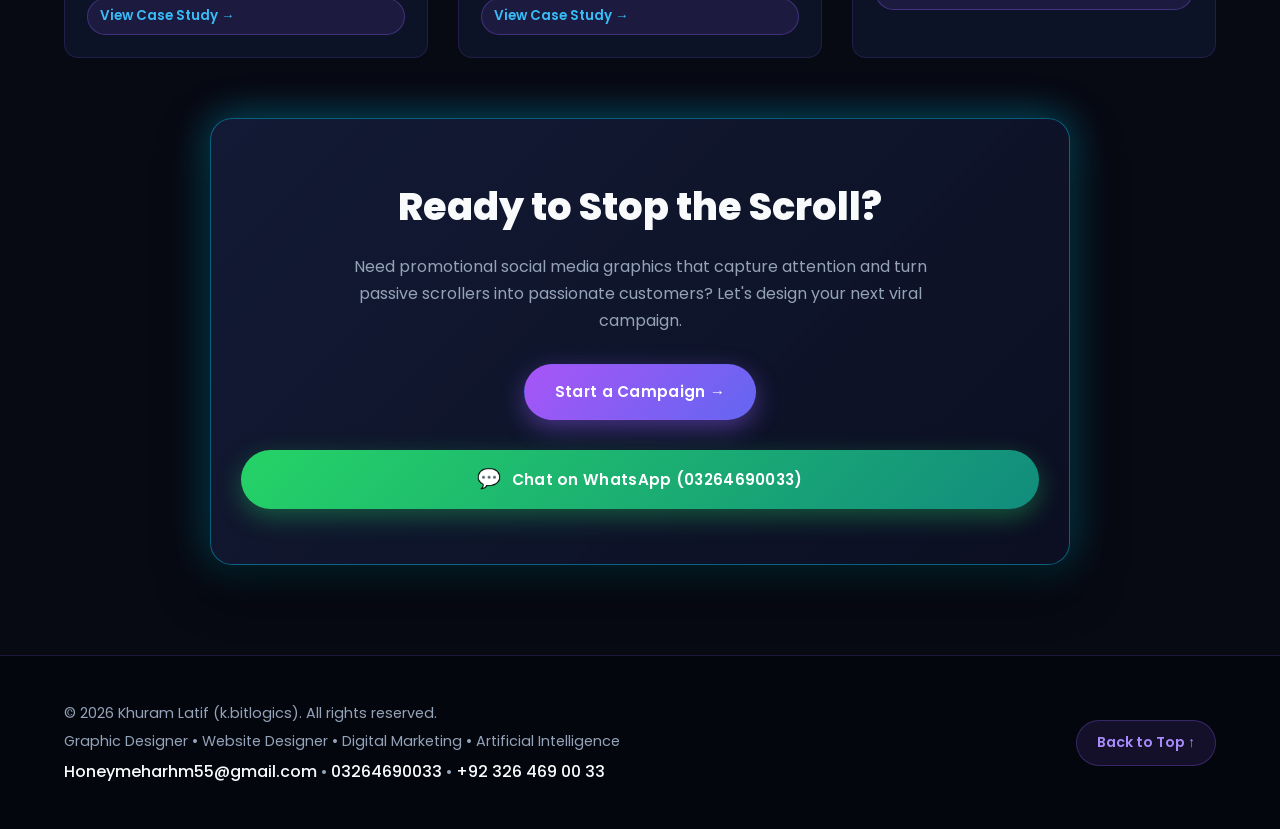
<file: case-study-social-media.html>
<!DOCTYPE html>
<html lang="en">
<head>
    <meta charset="UTF-8">
    <meta name="viewport" content="width=device-width, initial-scale=1.0">
    <meta http-equiv="X-UA-Compatible" content="ie=edge">
    
    <title>Social Media Design Campaign Case Study | Khuram Latif - Creative Graphic Designer</title>
    <meta name="description" content="In-depth design case study of promotional social media marketing graphics created by Khuram Latif. Examining visual pacing, carousel layouts, typography, and conversion mechanics.">
    <meta name="keywords" content="Social Media Design Case Study, Marketing Graphics, Instagram Carousel Design, Graphic Designer Khuram Latif, Promotional Templates, Adobe Photoshop">
    <meta name="author" content="Khuram Latif">
    
    <!-- Open Graph Metadata -->
    <meta property="og:title" content="Social Media Design Campaign Case Study | Khuram Latif">
    <meta property="og:description" content="Explore the creative strategy, typography, color harmony, and engagement mechanics behind high-converting social media creatives.">
    <meta property="og:type" content="article">
    <meta property="og:image" content="images/project-3-social-media.svg">
    
    <link rel="icon" type="image/svg+xml" href="favicon.svg">
    <link rel="preconnect" href="https://fonts.googleapis.com">
    <link rel="preconnect" href="https://fonts.gstatic.com" crossorigin>
    <link href="https://fonts.googleapis.com/css2?family=Poppins:wght@300;400;500;600;700;800;900&display=swap" rel="stylesheet">
    <link rel="stylesheet" href="style.css">
</head>
<body class="case-study-body">

    <!-- Header Navigation -->
    <header class="cs-header" id="cs-header">
        <div class="container cs-header-container">
            <a href="index.html#projects" class="cs-back-link" aria-label="Return to portfolio gallery">
                <span class="back-arrow" aria-hidden="true">&larr;</span> Back to Projects
            </a>
            <div class="cs-logo-badge">
                <img src="images/kbitlogics-icon.svg" alt="k.bitlogics brand icon" class="cs-brand-mark" width="34" height="34">
                <span class="cs-brand-text">Khuram Latif</span>
            </div>
            <a href="index.html#contact" class="btn btn-primary cs-hire-btn">Hire Me</a>
        </div>
    </header>

    <main id="main-content">
        <!-- ==================== 1. HERO SECTION & META BAR ==================== -->
        <section class="cs-hero" aria-labelledby="cs-title">
            <div class="container">
                <span class="cs-badge">Digital Marketing &bull; Case Study</span>
                <h1 class="cs-title" id="cs-title">Social Media Design Campaign</h1>
                <p class="cs-subtitle">
                    Scroll-stopping promotional carousel layouts, display graphics, and branded engagement templates engineered to maximize audience retention across Instagram and LinkedIn.
                </p>

                <!-- Project Metadata Bar -->
                <div class="cs-meta-bar" role="region" aria-label="Project details and metadata">
                    <div class="cs-meta-item">
                        <span class="cs-meta-label">Designer</span>
                        <span class="cs-meta-value">Khuram Latif</span>
                    </div>
                    <div class="cs-meta-item">
                        <span class="cs-meta-label">Specialization</span>
                        <span class="cs-meta-value">Digital Marketing &amp; Social Ads</span>
                    </div>
                    <div class="cs-meta-item">
                        <span class="cs-meta-label">Category</span>
                        <span class="cs-meta-value">Social Media &amp; Advertising</span>
                    </div>
                    <div class="cs-meta-item">
                        <span class="cs-meta-label">Tools Used</span>
                        <span class="cs-meta-value">Adobe Photoshop, Illustrator</span>
                    </div>
                    <div class="cs-meta-item">
                        <span class="cs-meta-label">Year</span>
                        <span class="cs-meta-value">2026</span>
                    </div>
                </div>

                <!-- Featured Hero Artwork Showcase -->
                <div class="cs-featured-artwork">
                    <img src="images/instagram-phone-mockup-3-web.jpg" alt="ARTSY Cafe Social Media Campaign on Smartphone Mockup by Khuram Latif" class="cs-featured-img" width="1024" height="576" fetchpriority="high">
                </div>
            </div>
        </section>

        <!-- ==================== 2. PROJECT OVERVIEW ==================== -->
        <section class="cs-body-section" id="overview">
            <div class="container">
                <div class="cs-heading-group">
                    <span class="cs-section-tag">01 &bull; Overview</span>
                    <h2 class="cs-section-heading">Project Overview &amp; Background</h2>
                    <p class="cs-lead-text">
                        In an ultra-competitive social media landscape where viewers make swipe decisions in less than 1.5 seconds, organic visual distinction is essential. This campaign framework was developed to deliver cohesive, high-impact social media creatives designed specifically for mobile feeds, story formats, and multi-slide carousel storytelling.
                    </p>
                </div>

                <div class="cs-grid-3">
                    <div class="cs-feature-card">
                        <div class="cs-card-num">01</div>
                        <h3 class="cs-card-title">Feed Clutter</h3>
                        <p class="cs-card-desc">
                            Generic stock templates blend into feeds, failing to capture user thumb-stops and resulting in poor audience engagement metrics.
                        </p>
                    </div>
                    <div class="cs-feature-card">
                        <div class="cs-card-num">02</div>
                        <h3 class="cs-card-title">Dynamic Hook Design</h3>
                        <p class="cs-card-desc">
                            Crafting high-contrast headline blocks, 3D floating visual props, and seamless carousel slide crossovers that compel users to swipe.
                        </p>
                    </div>
                    <div class="cs-feature-card">
                        <div class="cs-card-num">03</div>
                        <h3 class="cs-card-title">Multi-Platform Asset Pack</h3>
                        <p class="cs-card-desc">
                            Square 1:1 post templates (1080x1080), vertical 9:16 story/reel covers (1080x1920), and landscape LinkedIn feed banners (1200x628).
                        </p>
                    </div>
                </div>
            </div>
        </section>

        <!-- ==================== 3. PROJECT OBJECTIVES ==================== -->
        <section class="cs-body-section" id="objectives">
            <div class="container">
                <div class="cs-heading-group">
                    <span class="cs-section-tag">02 &bull; Goals</span>
                    <h2 class="cs-section-heading">Strategic Design Objectives</h2>
                    <p class="cs-lead-text">
                        The visual strategy was structured around four core conversion and branding benchmarks:
                    </p>
                </div>

                <div class="cs-grid-2">
                    <div class="cs-feature-card">
                        <h3 class="cs-card-title">1. Instant Visual Thumb-Stop</h3>
                        <p class="cs-card-desc">
                            Utilizing neon accents against dark backgrounds and dynamic 3D depth to immediately arrest the viewer's scrolling momentum within the first second.
                        </p>
                    </div>
                    <div class="cs-feature-card">
                        <h3 class="cs-card-title">2. Frictionless Information Architecture</h3>
                        <p class="cs-card-desc">
                            Structuring clear headline hierarchies so that key value propositions and promotional discounts are absorbed instantly even when skimming on small smartphone screens.
                        </p>
                    </div>
                    <div class="cs-feature-card">
                        <h3 class="cs-card-title">3. Continuous Carousel Pacing</h3>
                        <p class="cs-card-desc">
                            Engineering connecting visual elements and bleed graphics across slide borders that naturally guide the viewer to swipe through all slides to the final CTA.
                        </p>
                    </div>
                    <div class="cs-feature-card">
                        <h3 class="cs-card-title">4. Brand Recall Consistency</h3>
                        <p class="cs-card-desc">
                            Maintaining uniform logo placement, color proportions, and typography treatments across organic and paid ads to reinforce long-term brand equity.
                        </p>
                    </div>
                </div>
            </div>
        </section>

        <!-- ==================== 4. DESIGN CONCEPT & CREATIVE DIRECTION ==================== -->
        <section class="cs-body-section" id="concept">
            <div class="container">
                <div class="cs-heading-group">
                    <span class="cs-section-tag">03 &bull; Creative Direction</span>
                    <h2 class="cs-section-heading">Design Concept &amp; Storytelling Mechanics</h2>
                    <p class="cs-lead-text">
                        The design direction relies on dark-mode contrast, energetic 3D badges, and rhythmic visual pacing:
                    </p>
                </div>

                <div class="cs-grid-3">
                    <div class="cs-feature-card">
                        <div class="cs-card-num">A</div>
                        <h3 class="cs-card-title">The Hero Hook Slide</h3>
                        <p class="cs-card-desc">
                            Large bold typographic questions paired with high-energy 3D floating icons, sparking immediate curiosity without overcrowding the canvas.
                        </p>
                    </div>
                    <div class="cs-feature-card">
                        <div class="cs-card-num">B</div>
                        <h3 class="cs-card-title">Bite-Sized Value Delivery</h3>
                        <p class="cs-card-desc">
                            Supporting slides break complex topics into numbered cards, high-contrast bullet points, and minimalist diagrams for effortless comprehension.
                        </p>
                    </div>
                    <div class="cs-feature-card">
                        <div class="cs-card-num">C</div>
                        <h3 class="cs-card-title">The Conversion Climax (CTA)</h3>
                        <p class="cs-card-desc">
                            Final slide features high-visibility call-to-action buttons ("Save &amp; Share", "Link in Bio", "DM for Inquiries") driving measurable audience action.
                        </p>
                    </div>
                </div>
            </div>
        </section>

        <!-- ==================== 5. COLOR PALETTE & TYPOGRAPHY ==================== -->
        <section class="cs-body-section" id="palette">
            <div class="container">
                <div class="cs-heading-group">
                    <span class="cs-section-tag">04 &bull; Campaign Styling</span>
                    <h2 class="cs-section-heading">Color Palette &amp; Typography</h2>
                    <p class="cs-lead-text">
                        Engineered for maximum OLED screen luminance and thumb-stopping visual pop:
                    </p>
                </div>

                <div class="color-swatch-grid">
                    <div class="color-swatch-card">
                        <div class="color-swatch-box" style="background: #0f172a;"></div>
                        <div class="color-swatch-info">
                            <h4 class="color-swatch-name">Slate Obsidian</h4>
                            <span class="color-swatch-hex">#0F172A</span>
                            <p class="color-swatch-role">Deep Canvas / OLED Black</p>
                        </div>
                    </div>
                    <div class="color-swatch-card">
                        <div class="color-swatch-box" style="background: #ec4899;"></div>
                        <div class="color-swatch-info">
                            <h4 class="color-swatch-name">Hot Magenta</h4>
                            <span class="color-swatch-hex">#EC4899</span>
                            <p class="color-swatch-role">High-Urgency Accent</p>
                        </div>
                    </div>
                    <div class="color-swatch-card">
                        <div class="color-swatch-box" style="background: #00d2ff;"></div>
                        <div class="color-swatch-info">
                            <h4 class="color-swatch-name">Cyan Luminescence</h4>
                            <span class="color-swatch-hex">#00D2FF</span>
                            <p class="color-swatch-role">Data &amp; Growth Badges</p>
                        </div>
                    </div>
                    <div class="color-swatch-card">
                        <div class="color-swatch-box" style="background: #ffffff;"></div>
                        <div class="color-swatch-info">
                            <h4 class="color-swatch-name">Pure White</h4>
                            <span class="color-swatch-hex">#FFFFFF</span>
                            <p class="color-swatch-role">Maximum Headline Contrast</p>
                        </div>
                    </div>
                </div>

                <!-- Typography Card -->
                <div class="cs-typography-card" style="margin-top: 40px;">
                    <span class="cs-section-tag">Display &amp; Body Type</span>
                    <h3 class="cs-type-family">Poppins Heavy &amp; Medium</h3>
                    <p class="cs-type-desc">
                        Poppins 800 ExtraBold for headlines delivers commanding visual weight even at thumbnail scale. Poppins 500 Medium maintains razor-sharp clarity for multi-line copy.
                    </p>
                    <div class="cs-type-alphabet">
                        ABCDEFGHIJKLMNOPQRSTUVWXYZ<br>
                        abcdefghijklmnopqrstuvwxyz<br>
                        0123456789 &bull; #TRENDING &bull; @HANDLE
                    </div>
                </div>
            </div>
        </section>

        <!-- ==================== 6. DESIGN PROCESS & WORKFLOW ==================== -->
        <section class="cs-body-section" id="process">
            <div class="container">
                <div class="cs-heading-group">
                    <span class="cs-section-tag">05 &bull; Campaign Pipeline</span>
                    <h2 class="cs-section-heading">Design Process &amp; Workflow</h2>
                    <p class="cs-lead-text">
                        A structured 4-phase creative workflow optimized for fast digital turnaround:
                    </p>
                </div>

                <div class="workflow-timeline">
                    <div class="workflow-step-card">
                        <span class="workflow-step-badge">Phase 01</span>
                        <h3 class="cs-card-title">Concept &amp; Content Mapping</h3>
                        <p class="cs-card-desc">
                            Analyzing marketing goals, breaking down key messages into 5-to-7 slide sequences, and drafting hook headlines that target viewer pain points.
                        </p>
                    </div>
                    <div class="workflow-step-card">
                        <span class="workflow-step-badge">Phase 02</span>
                        <h3 class="cs-card-title">Wireframing &amp; Slide Pacing</h3>
                        <p class="cs-card-desc">
                            Laying out multi-artboard canvases in Adobe Photoshop to verify seamless graphic transitions and visual flow between adjacent slides.
                        </p>
                    </div>
                    <div class="workflow-step-card">
                        <span class="workflow-step-badge">Phase 03</span>
                        <h3 class="cs-card-title">Lighting, Textures &amp; Effects</h3>
                        <p class="cs-card-desc">
                            Applying custom glassmorphism panels, neon glows, drop shadows, and visual asset compositing to create rich, multi-layered depth.
                        </p>
                    </div>
                    <div class="workflow-step-card">
                        <span class="workflow-step-badge">Phase 04</span>
                        <h3 class="cs-card-title">Multi-Format Batch Export</h3>
                        <p class="cs-card-desc">
                            Exporting crisp PNG-24 assets calibrated for Instagram compression algorithms, plus editable PSD master files for client reuse.
                        </p>
                    </div>
                </div>
            </div>
        </section>

        <!-- ==================== 7. CONCEPT EVOLUTION (BEFORE & AFTER) ==================== -->
        <section class="cs-body-section" id="evolution">
            <div class="container">
                <div class="cs-heading-group">
                    <span class="cs-section-tag">06 &bull; Evolution</span>
                    <h2 class="cs-section-heading">Concept Evolution &amp; Engagement Elevation</h2>
                    <p class="cs-lead-text">
                        Comparing generic social graphics against the customized high-conversion campaign system:
                    </p>
                </div>

                <div class="comparison-grid">
                    <div class="comparison-card">
                        <span class="comparison-tag tag-before">Standard Generic Creative</span>
                        <img src="images/project-4-product-ad.svg" alt="Generic Single Post Graphic" width="600" height="400">
                        <h4 class="cs-card-title">Isolated Single Banner</h4>
                        <p class="cs-card-desc">
                            Single static image post with flat typography, low visual contrast, and limited room for storytelling or sequential narrative.
                        </p>
                    </div>
                    <div class="comparison-card">
                        <span class="comparison-tag tag-after">Engineered Campaign System</span>
                        <img src="images/instagram-phone-mockup-3-web.jpg" alt="High-Converting Multi-Slide Campaign System on Smartphone Mockup" width="600" height="400">
                        <h4 class="cs-card-title">Sequential Carousel &amp; Phone Mockup</h4>
                        <p class="cs-card-desc">
                            Multi-slide pacing, dynamic 3D elements, seamless mobile layouts, and compelling CTA slides engineered to drive engagement.
                        </p>
                    </div>
                </div>
            </div>
        </section>

        <!-- ==================== 8. FINAL DESIGN PRESENTATION ==================== -->
        <section class="cs-body-section" id="presentation">
            <div class="container">
                <div class="cs-heading-group">
                    <span class="cs-section-tag">07 &bull; Final Showcase</span>
                    <h2 class="cs-section-heading">Final Design Presentation</h2>
                    <p class="cs-lead-text">
                        The complete social media campaign system ready for cross-platform deployment:
                    </p>
                </div>

                <div class="cs-grid-2">
                    <div class="cs-featured-artwork">
                        <img src="images/12.jpg" alt="Social Media Campaign Graphics Showcase by Khuram Latif" class="cs-featured-img" width="1024" height="576">
                    </div>
                    <div class="cs-feature-card">
                        <h3 class="cs-card-title">Conversion-Driven Visual Performance</h3>
                        <p class="cs-card-desc">
                            The finished social campaign graphics command attention across Instagram, LinkedIn, and Facebook feeds. Balanced typography, high-contrast neon accents, and modular template structures empower brands to publish top-tier digital content consistently.
                        </p>
                    </div>
                </div>
            </div>
        </section>

        <!-- ==================== 9. RELATED PROJECTS ==================== -->
        <section class="cs-related-section" id="related-projects">
            <div class="container">
                <div class="cs-heading-group">
                    <span class="cs-section-tag">Explore More</span>
                    <h2 class="cs-section-heading">Related Design Projects</h2>
                </div>

                <div class="cs-related-grid">
                    <article class="cs-related-card">
                        <img src="images/project-4-product-ad.svg" alt="Product Advertisement Design" width="400" height="250" loading="lazy">
                        <div class="cs-related-card-content">
                            <span class="project-category">Advertising</span>
                            <h3 class="cs-card-title">Product Advertisement Design</h3>
                            <p class="cs-card-desc">High-impact commercial product advertising banners and conversion posters.</p>
                            <a href="case-study-product-ad.html" class="case-study-link" style="margin-top: 14px;">View Case Study &rarr;</a>
                        </div>
                    </article>

                    <article class="cs-related-card">
                        <img src="images/kbitlogics-logo.jpg" alt="Logo Design" width="400" height="250" loading="lazy">
                        <div class="cs-related-card-content">
                            <span class="project-category">Branding</span>
                            <h3 class="cs-card-title">k.bitlogics Official Logo Design</h3>
                            <p class="cs-card-desc">Vector mark featuring dynamic orbital geometry, digital pixel cubes, and typography.</p>
                            <a href="case-study-kbitlogics-logo.html" class="case-study-link" style="margin-top: 14px;">View Case Study &rarr;</a>
                        </div>
                    </article>

                    <article class="cs-related-card">
                        <img src="images/project-6-website-ui.svg" alt="Website UI Design" width="400" height="250" loading="lazy">
                        <div class="cs-related-card-content">
                            <span class="project-category">UI/UX Design</span>
                            <h3 class="cs-card-title">Modern Website UI Design</h3>
                            <p class="cs-card-desc">Responsive cross-platform user interfaces built with HTML, CSS, and JS.</p>
                            <a href="case-study-website-ui.html" class="case-study-link" style="margin-top: 14px;">View Case Study &rarr;</a>
                        </div>
                    </article>
                </div>

                <!-- ==================== 10. CALL TO ACTION & CONTACT ME ==================== -->
                <div class="cs-cta-box">
                    <h2 class="cs-cta-title">Ready to Stop the Scroll?</h2>
                    <p class="cs-cta-desc">
                        Need promotional social media graphics that capture attention and turn passive scrollers into passionate customers? Let's design your next viral campaign.
                    </p>
                    <div class="cs-cta-actions">
                        <a href="index.html#contact" class="btn btn-primary">Start a Campaign &rarr;</a>
                        <a href="https://wa.me/923264690033" target="_blank" rel="noopener noreferrer" class="btn btn-whatsapp">
                            <span class="whatsapp-icon">&#128172;</span> Chat on WhatsApp (03264690033)
                        </a>
                    </div>
                </div>
            </div>
        </section>
    </main>

    <!-- Footer -->
    <footer class="footer">
        <div class="container footer-container">
            <div class="footer-copyright">
                <p>&copy; <time datetime="2026">2026</time> Khuram Latif (k.bitlogics). All rights reserved.</p>
                <p class="footer-tagline">Graphic Designer &bull; Website Designer &bull; Digital Marketing &bull; Artificial Intelligence</p>
                <p class="footer-tagline">
                    <a href="mailto:Honeymeharhm55@gmail.com" class="contact-detail-link">Honeymeharhm55@gmail.com</a> &bull; 
                    <a href="tel:03264690033" class="contact-detail-link">03264690033</a> &bull; 
                    <a href="tel:+923264690033" class="contact-detail-link">+92 326 469 00 33</a>
                </p>
            </div>
            <div class="footer-back-to-top">
                <a href="#cs-header" class="back-to-top-link" aria-label="Back to top of case study">Back to Top &uarr;</a>
            </div>
        </div>
    </footer>

</body>
</html>
</file>
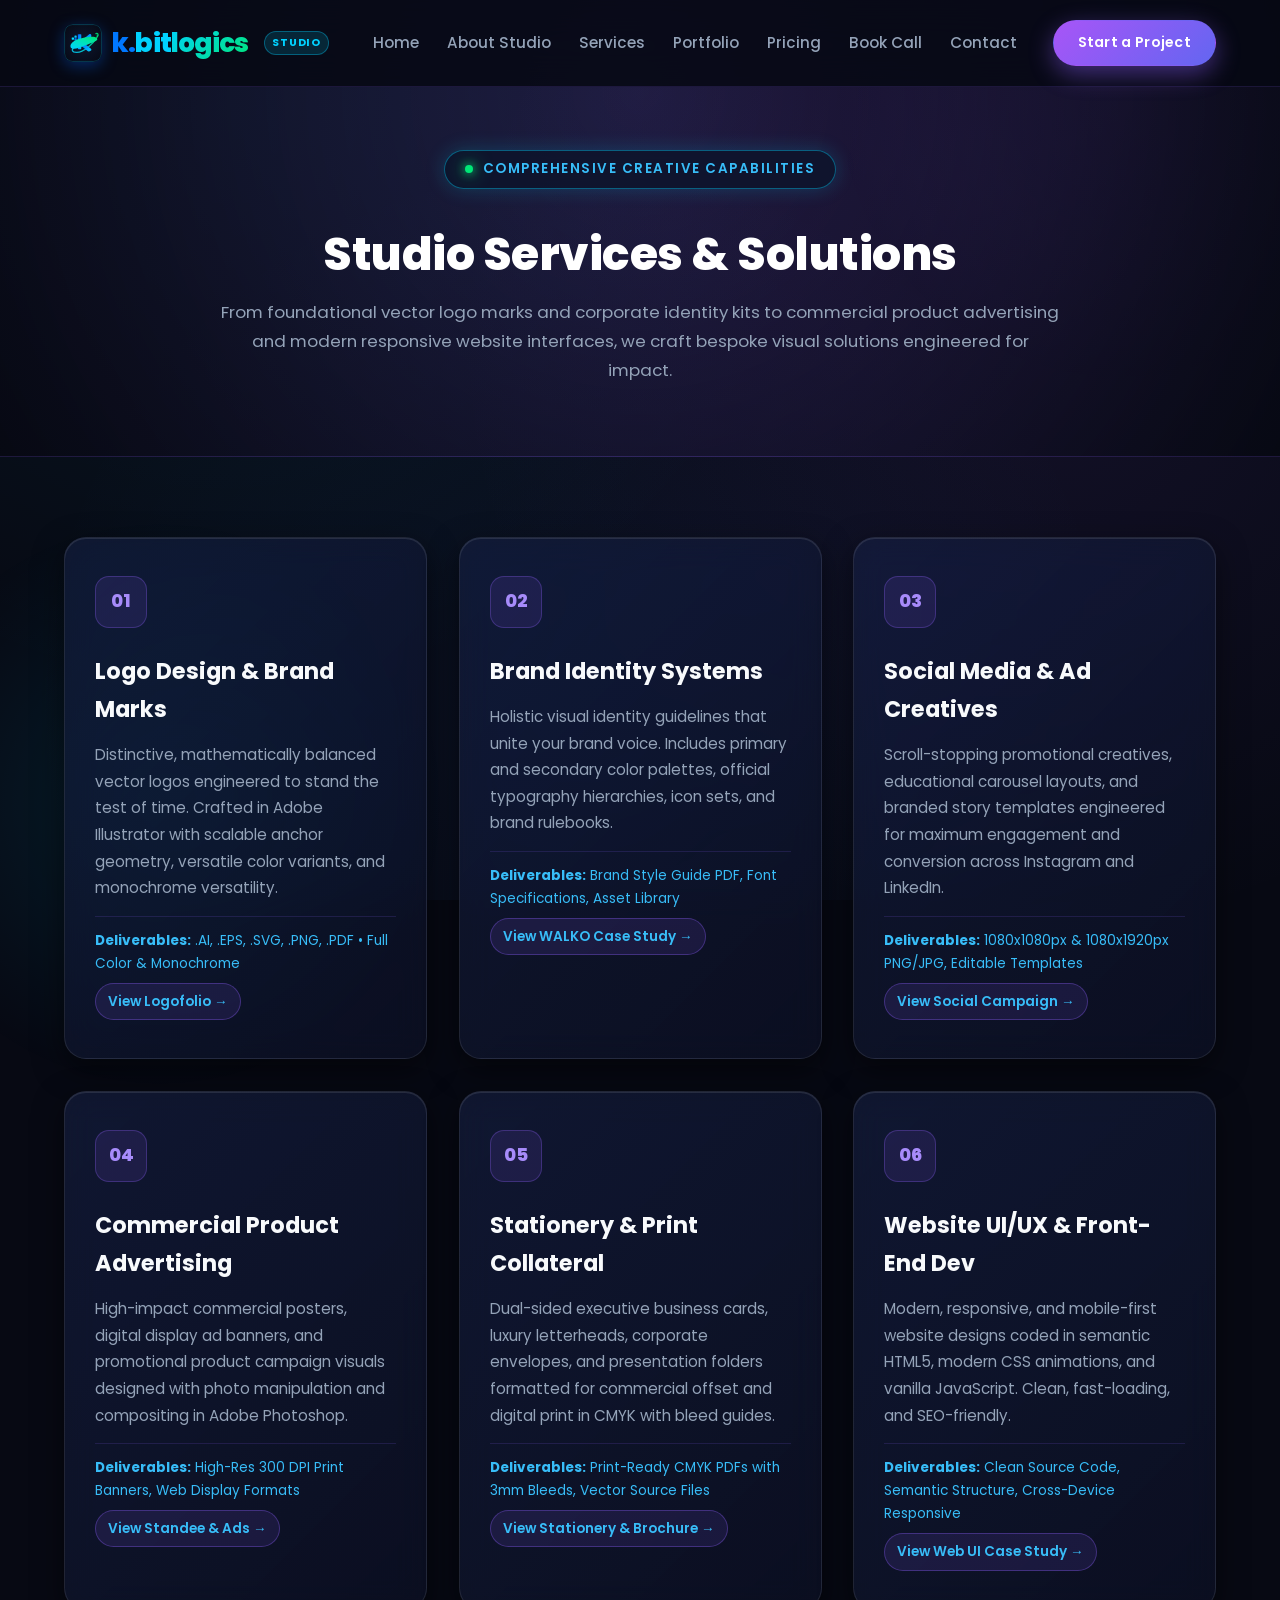
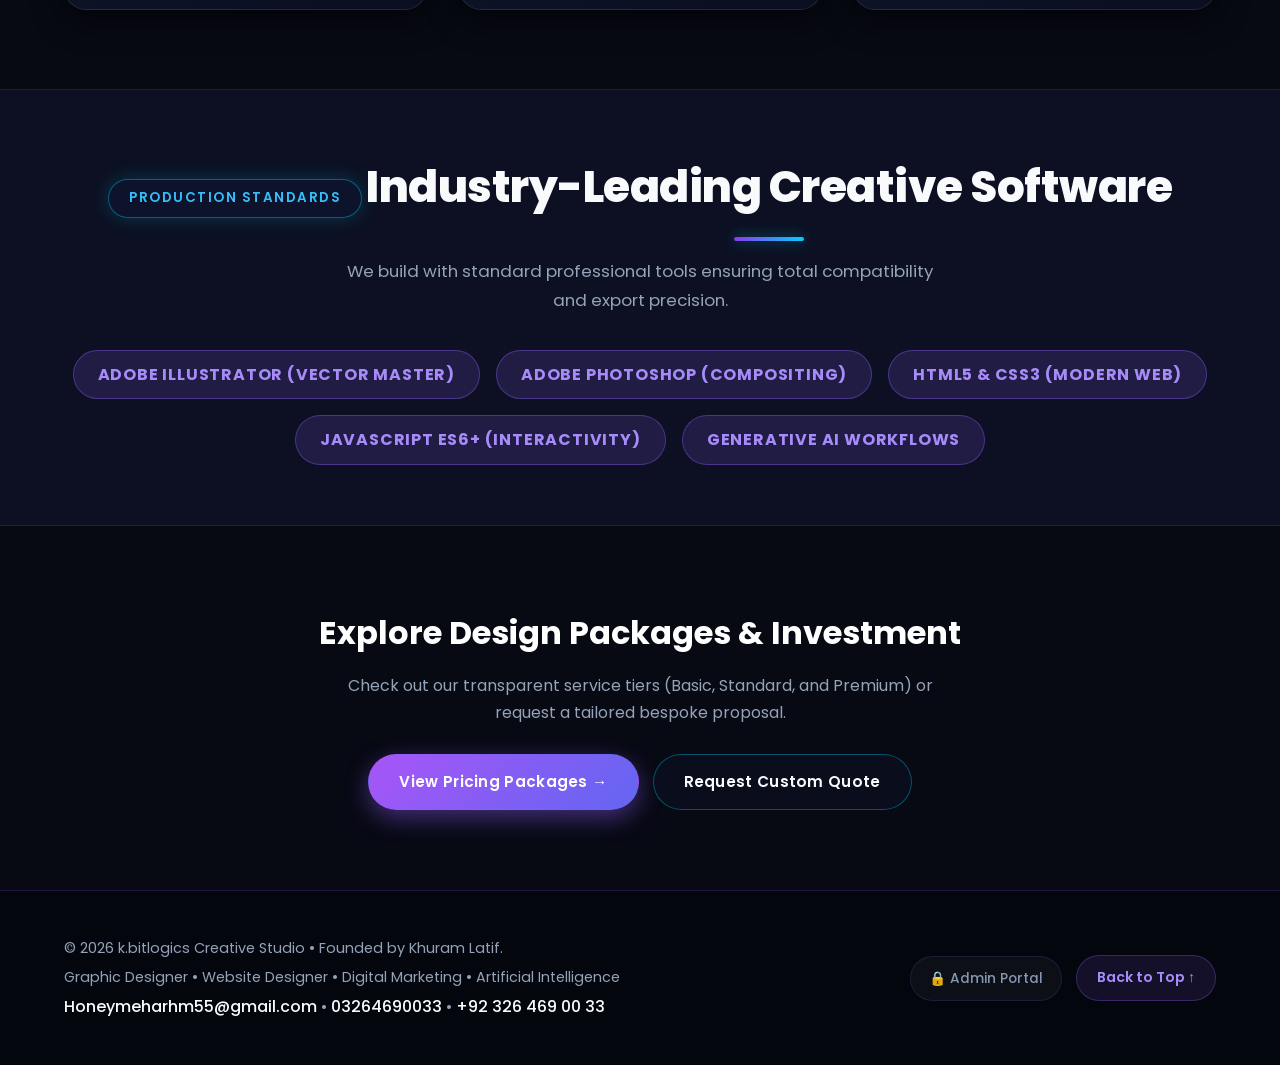
<file: services.html>
<!DOCTYPE html>
<html lang="en">
<head>
    <meta charset="UTF-8">
    <meta name="viewport" content="width=device-width, initial-scale=1.0">
    <meta name="description" content="k.bitlogics Studio Services - Comprehensive graphic design, brand identity systems, social media graphics, commercial product advertising, and responsive web design.">
    <meta name="keywords" content="Graphic Design Services, Brand Identity Design, Logo Design, Website UI Design, Social Media Graphics, Commercial Advertising, Khuram Latif, k.bitlogics">
    <meta name="author" content="Khuram Latif">
    
    <!-- Open Graph / SEO Meta Tags -->
    <meta property="og:title" content="Creative Design Services | k.bitlogics Studio - Khuram Latif">
    <meta property="og:description" content="Explore world-class graphic design, branding suites, digital marketing visuals, and front-end web design services by k.bitlogics Creative Studio.">
    <meta property="og:type" content="website">
    <meta property="og:image" content="images/kbitlogics-logo.jpg">

    <title>Studio Services | k.bitlogics Creative Studio - Khuram Latif</title>

    <!-- Favicon -->
    <link rel="icon" type="image/svg+xml" href="images/favicon.svg">

    <!-- Google Fonts: Poppins -->
    <link rel="preconnect" href="https://fonts.googleapis.com">
    <link rel="preconnect" href="https://fonts.gstatic.com" crossorigin>
    <link href="https://fonts.googleapis.com/css2?family=Poppins:wght@300;400;500;600;700;800;900&display=swap" rel="stylesheet">

    <!-- Stylesheet -->
    <link rel="stylesheet" href="style.css">

    <!-- Schema.org Organization Structured Data -->
    <script type="application/ld+json">
    {
      "@context": "https://schema.org",
      "@type": "Service",
      "serviceType": "Creative Graphic Design & Web Development",
      "provider": {
        "@type": "ProfessionalService",
        "name": "k.bitlogics Creative Studio",
        "founder": {
          "@type": "Person",
          "name": "Khuram Latif"
        }
      },
      "areaServed": "Worldwide",
      "hasOfferCatalog": {
        "@type": "OfferCatalog",
        "name": "Graphic Design Services",
        "itemListElement": [
          {"@type": "Offer", "itemOffered": {"@type": "Service", "name": "Logo Design & Visual Identity"}},
          {"@type": "Offer", "itemOffered": {"@type": "Service", "name": "Corporate Brand Identity Suite"}},
          {"@type": "Offer", "itemOffered": {"@type": "Service", "name": "Social Media Marketing Graphics"}},
          {"@type": "Offer", "itemOffered": {"@type": "Service", "name": "Commercial Product Advertising"}},
          {"@type": "Offer", "itemOffered": {"@type": "Service", "name": "Business Card & Stationery Design"}},
          {"@type": "Offer", "itemOffered": {"@type": "Service", "name": "Website UI/UX Design & Front-End"}}
        ]
      }
    }
    </script>
</head>
<body>

    <!-- ==================== HEADER ==================== -->
    <header class="header" id="header">
        <div class="container header-container">
            <a href="index.html" class="logo" aria-label="k.bitlogics Creative Studio Homepage">
                <img src="images/kbitlogics-icon.svg" alt="k.bitlogics Logo" class="logo-icon-img" width="38" height="38">
                <span class="logo-brand"><span class="logo-k">k.</span><span class="logo-bit">bit</span><span class="logo-logics">logics</span></span>
                <span class="logo-studio-tag">Studio</span>
            </a>

            <button type="button" class="nav-toggle" id="nav-toggle" aria-label="Toggle navigation menu" aria-expanded="false" aria-controls="nav-menu">
                <span class="hamburger-bar"></span>
                <span class="hamburger-bar"></span>
                <span class="hamburger-bar"></span>
            </button>

            <nav class="nav-menu" id="nav-menu" aria-label="Primary Navigation">
                <ul class="nav-list">
                    <li class="nav-item"><a href="index.html" class="nav-link">Home</a></li>
                    <li class="nav-item"><a href="about.html" class="nav-link">About Studio</a></li>
                    <li class="nav-item"><a href="services.html" class="nav-link active">Services</a></li>
                    <li class="nav-item"><a href="portfolio.html" class="nav-link">Portfolio</a></li>
                    <li class="nav-item"><a href="index.html#pricing" class="nav-link">Pricing</a></li>
                    <li class="nav-item"><a href="index.html#booking" class="nav-link">Book Call</a></li>
                    <li class="nav-item"><a href="contact.html" class="nav-link">Contact</a></li>
                </ul>
                <div class="nav-action">
                    <a href="contact.html" class="btn btn-primary">Start a Project</a>
                </div>
            </nav>
        </div>
    </header>

    <main id="main-content">
        <!-- Page Hero Banner -->
        <section class="page-hero-section">
            <div class="container">
                <div class="page-hero-content">
                    <span class="hero-badge-pill">
                        <span class="pulse-indicator" aria-hidden="true"></span>
                        <span class="hero-tagline-text">Comprehensive Creative Capabilities</span>
                    </span>
                    <h1 class="page-hero-title">Studio Services &amp; Solutions</h1>
                    <p class="page-hero-subtitle">
                        From foundational vector logo marks and corporate identity kits to commercial product advertising and modern responsive website interfaces, we craft bespoke visual solutions engineered for impact.
                    </p>
                </div>
            </div>
        </section>

        <!-- Services Detailed Showcase -->
        <section style="padding: 80px 0;">
            <div class="container">
                <div class="services-grid">
                    <!-- Service 1: Logo Design -->
                    <article class="service-card">
                        <div class="service-number" aria-hidden="true">01</div>
                        <h2 class="service-title" style="font-size: 1.4rem;">Logo Design &amp; Brand Marks</h2>
                        <p class="service-description">
                            Distinctive, mathematically balanced vector logos engineered to stand the test of time. Crafted in Adobe Illustrator with scalable anchor geometry, versatile color variants, and monochrome versatility.
                        </p>
                        <div style="margin-top: 14px; border-top: 1px solid var(--border-subtle); padding-top: 12px; font-size: 0.85rem; color: var(--secondary-light); display: flex; justify-content: space-between; align-items: center; flex-wrap: wrap; gap: 8px;">
                            <span><strong>Deliverables:</strong> .AI, .EPS, .SVG, .PNG, .PDF • Full Color &amp; Monochrome</span>
                            <a href="portfolio.html?filter=logo-design" class="case-study-link" style="font-size: 0.85rem;">View Logofolio &rarr;</a>
                        </div>
                    </article>

                    <!-- Service 2: Corporate Brand Identity -->
                    <article class="service-card">
                        <div class="service-number" aria-hidden="true">02</div>
                        <h2 class="service-title" style="font-size: 1.4rem;">Brand Identity Systems</h2>
                        <p class="service-description">
                            Holistic visual identity guidelines that unite your brand voice. Includes primary and secondary color palettes, official typography hierarchies, icon sets, and brand rulebooks.
                        </p>
                        <div style="margin-top: 14px; border-top: 1px solid var(--border-subtle); padding-top: 12px; font-size: 0.85rem; color: var(--secondary-light); display: flex; justify-content: space-between; align-items: center; flex-wrap: wrap; gap: 8px;">
                            <span><strong>Deliverables:</strong> Brand Style Guide PDF, Font Specifications, Asset Library</span>
                            <a href="case-study-brand-identity.html" class="case-study-link" style="font-size: 0.85rem;">View WALKO Case Study &rarr;</a>
                        </div>
                    </article>

                    <!-- Service 3: Social Media Visuals -->
                    <article class="service-card">
                        <div class="service-number" aria-hidden="true">03</div>
                        <h2 class="service-title" style="font-size: 1.4rem;">Social Media &amp; Ad Creatives</h2>
                        <p class="service-description">
                            Scroll-stopping promotional creatives, educational carousel layouts, and branded story templates engineered for maximum engagement and conversion across Instagram and LinkedIn.
                        </p>
                        <div style="margin-top: 14px; border-top: 1px solid var(--border-subtle); padding-top: 12px; font-size: 0.85rem; color: var(--secondary-light); display: flex; justify-content: space-between; align-items: center; flex-wrap: wrap; gap: 8px;">
                            <span><strong>Deliverables:</strong> 1080x1080px &amp; 1080x1920px PNG/JPG, Editable Templates</span>
                            <a href="case-study-social-media.html" class="case-study-link" style="font-size: 0.85rem;">View Social Campaign &rarr;</a>
                        </div>
                    </article>

                    <!-- Service 4: Commercial Product Advertising -->
                    <article class="service-card">
                        <div class="service-number" aria-hidden="true">04</div>
                        <h2 class="service-title" style="font-size: 1.4rem;">Commercial Product Advertising</h2>
                        <p class="service-description">
                            High-impact commercial posters, digital display ad banners, and promotional product campaign visuals designed with photo manipulation and compositing in Adobe Photoshop.
                        </p>
                        <div style="margin-top: 14px; border-top: 1px solid var(--border-subtle); padding-top: 12px; font-size: 0.85rem; color: var(--secondary-light); display: flex; justify-content: space-between; align-items: center; flex-wrap: wrap; gap: 8px;">
                            <span><strong>Deliverables:</strong> High-Res 300 DPI Print Banners, Web Display Formats</span>
                            <a href="case-study-product-ad.html" class="case-study-link" style="font-size: 0.85rem;">View Standee &amp; Ads &rarr;</a>
                        </div>
                    </article>

                    <!-- Service 5: Business Cards & Stationery -->
                    <article class="service-card">
                        <div class="service-number" aria-hidden="true">05</div>
                        <h2 class="service-title" style="font-size: 1.4rem;">Stationery &amp; Print Collateral</h2>
                        <p class="service-description">
                            Dual-sided executive business cards, luxury letterheads, corporate envelopes, and presentation folders formatted for commercial offset and digital print in CMYK with bleed guides.
                        </p>
                        <div style="margin-top: 14px; border-top: 1px solid var(--border-subtle); padding-top: 12px; font-size: 0.85rem; color: var(--secondary-light); display: flex; justify-content: space-between; align-items: center; flex-wrap: wrap; gap: 8px;">
                            <span><strong>Deliverables:</strong> Print-Ready CMYK PDFs with 3mm Bleeds, Vector Source Files</span>
                            <a href="case-study-business-card.html" class="case-study-link" style="font-size: 0.85rem;">View Stationery &amp; Brochure &rarr;</a>
                        </div>
                    </article>

                    <!-- Service 6: Website UI/UX & Front-End -->
                    <article class="service-card">
                        <div class="service-number" aria-hidden="true">06</div>
                        <h2 class="service-title" style="font-size: 1.4rem;">Website UI/UX &amp; Front-End Dev</h2>
                        <p class="service-description">
                            Modern, responsive, and mobile-first website designs coded in semantic HTML5, modern CSS animations, and vanilla JavaScript. Clean, fast-loading, and SEO-friendly.
                        </p>
                        <div style="margin-top: 14px; border-top: 1px solid var(--border-subtle); padding-top: 12px; font-size: 0.85rem; color: var(--secondary-light); display: flex; justify-content: space-between; align-items: center; flex-wrap: wrap; gap: 8px;">
                            <span><strong>Deliverables:</strong> Clean Source Code, Semantic Structure, Cross-Device Responsive</span>
                            <a href="case-study-website-ui.html" class="case-study-link" style="font-size: 0.85rem;">View Web UI Case Study &rarr;</a>
                        </div>
                    </article>
                </div>
            </div>
        </section>

        <!-- Technical Tools & Standards -->
        <section style="padding: 60px 0; background: var(--bg-surface); border-top: 1px solid var(--border-subtle); border-bottom: 1px solid var(--border-subtle);">
            <div class="container" style="text-align: center;">
                <span class="hero-badge-pill" style="margin-bottom: 12px;">
                    <span class="hero-tagline-text">Production Standards</span>
                </span>
                <h2 class="section-title">Industry-Leading Creative Software</h2>
                <p class="section-subtitle">We build with standard professional tools ensuring total compatibility and export precision.</p>

                <div style="display: flex; justify-content: center; gap: 16px; flex-wrap: wrap; margin-top: 36px;">
                    <div class="hero-skill-pill" style="padding: 10px 24px; font-size: 1rem;">Adobe Illustrator (Vector Master)</div>
                    <div class="hero-skill-pill" style="padding: 10px 24px; font-size: 1rem;">Adobe Photoshop (Compositing)</div>
                    <div class="hero-skill-pill" style="padding: 10px 24px; font-size: 1rem;">HTML5 &amp; CSS3 (Modern Web)</div>
                    <div class="hero-skill-pill" style="padding: 10px 24px; font-size: 1rem;">JavaScript ES6+ (Interactivity)</div>
                    <div class="hero-skill-pill" style="padding: 10px 24px; font-size: 1rem;">Generative AI Workflows</div>
                </div>
            </div>
        </section>

        <!-- Pricing CTA -->
        <section style="padding: 80px 0; text-align: center;">
            <div class="container">
                <h2 style="font-size: 2rem; color: #ffffff; margin-bottom: 12px;">Explore Design Packages &amp; Investment</h2>
                <p style="color: var(--text-secondary); max-width: 600px; margin: 0 auto 28px;">
                    Check out our transparent service tiers (Basic, Standard, and Premium) or request a tailored bespoke proposal.
                </p>
                <div style="display: flex; gap: 14px; justify-content: center; flex-wrap: wrap;">
                    <a href="index.html#pricing" class="btn btn-primary">View Pricing Packages &rarr;</a>
                    <a href="contact.html" class="btn btn-secondary">Request Custom Quote</a>
                </div>
            </div>
        </section>
    </main>

    <!-- ==================== FOOTER ==================== -->
    <footer class="footer" id="footer">
        <div class="container footer-container">
            <div class="footer-copyright">
                <p>&copy; <time datetime="2026">2026</time> k.bitlogics Creative Studio &bull; Founded by Khuram Latif.</p>
                <p class="footer-tagline">Graphic Designer &bull; Website Designer &bull; Digital Marketing &bull; Artificial Intelligence</p>
                <p class="footer-tagline">
                    <a href="mailto:Honeymeharhm55@gmail.com" class="contact-detail-link">Honeymeharhm55@gmail.com</a> &bull; 
                    <a href="tel:03264690033" class="contact-detail-link">03264690033</a> &bull; 
                    <a href="tel:+923264690033" class="contact-detail-link">+92 326 469 00 33</a>
                </p>
            </div>
            <div class="footer-back-to-top" style="display: flex; align-items: center; gap: 14px;">
                <a href="admin/login.html" class="footer-admin-link" aria-label="Admin Portal">&#128274; Admin Portal</a>
                <a href="#header" class="back-to-top-link" aria-label="Scroll back to top">Back to Top &uarr;</a>
            </div>
        </div>
    </footer>

    <script src="script.js" defer></script>
</body>
</html>
</file>
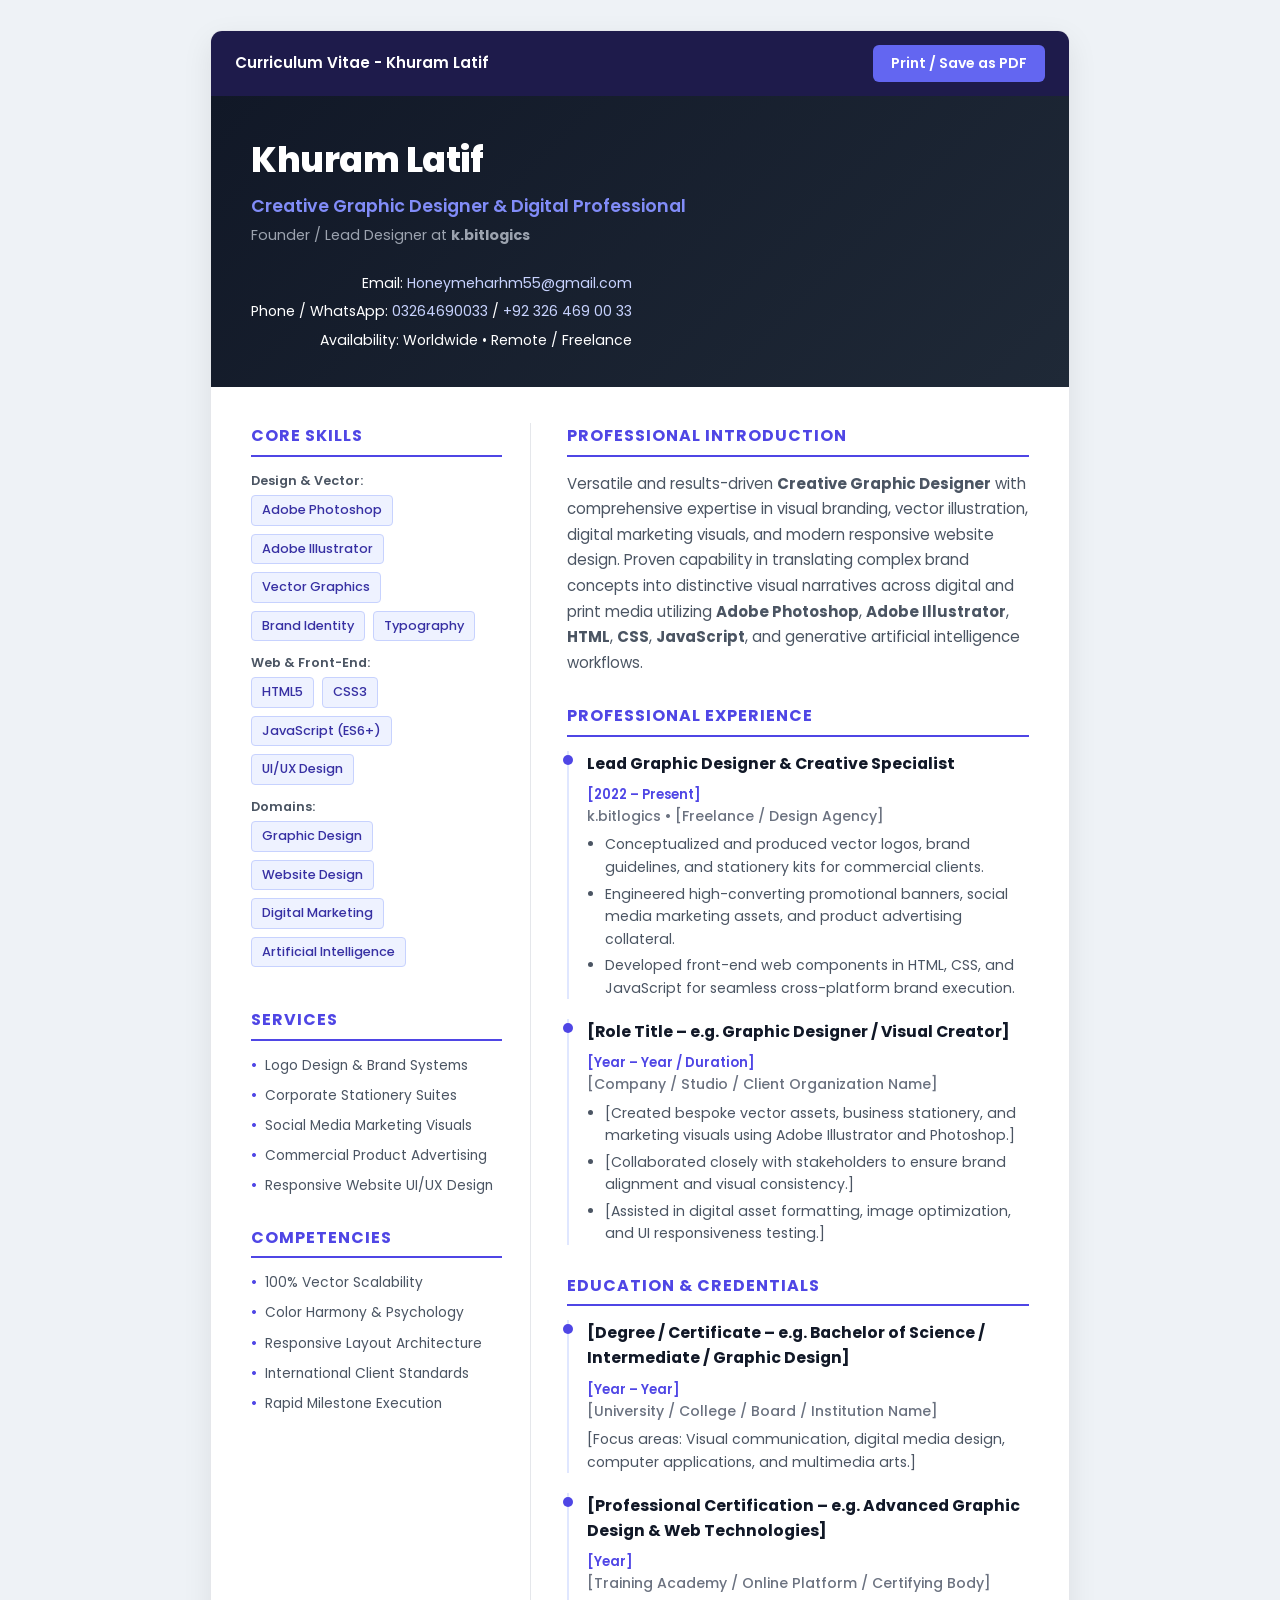
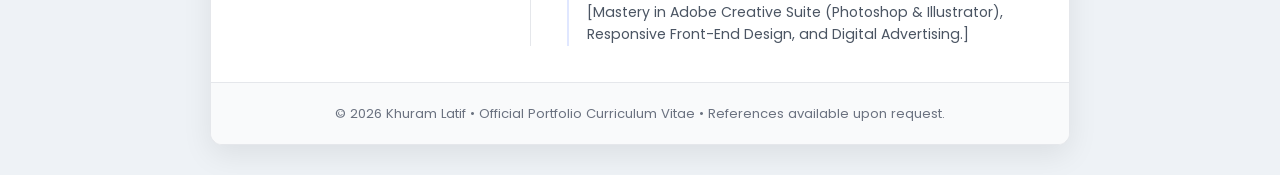
<file: documents/Khuram-Latif-CV.html>
<!DOCTYPE html>
<html lang="en">
<head>
    <meta charset="UTF-8">
    <meta name="viewport" content="width=device-width, initial-scale=1.0">
    <title>Curriculum Vitae - Khuram Latif | Creative Graphic Designer</title>
    <link rel="preconnect" href="https://fonts.googleapis.com">
    <link rel="preconnect" href="https://fonts.gstatic.com" crossorigin>
    <link href="https://fonts.googleapis.com/css2?family=Poppins:wght@300;400;500;600;700;800&display=swap" rel="stylesheet">
    <style>
        :root {
            --primary: #4f46e5;
            --primary-dark: #3730a3;
            --text-dark: #111827;
            --text-muted: #4b5563;
            --bg-light: #f9fafb;
            --border-color: #e5e7eb;
        }

        * {
            box-sizing: border-box;
            margin: 0;
            padding: 0;
        }

        body {
            font-family: 'Poppins', -apple-system, BlinkMacSystemFont, sans-serif;
            color: var(--text-dark);
            background: #eef2f6;
            line-height: 1.6;
            padding: 30px 15px;
        }

        .cv-wrapper {
            max-width: 860px;
            margin: 0 auto;
            background: #ffffff;
            border-radius: 12px;
            box-shadow: 0 10px 30px rgba(0,0,0,0.08);
            overflow: hidden;
            border: 1px solid var(--border-color);
        }

        /* Toolbar (Hidden in print) */
        .cv-toolbar {
            background: #1e1b4b;
            padding: 14px 24px;
            display: flex;
            align-items: center;
            justify-content: space-between;
            color: #ffffff;
            flex-wrap: wrap;
            gap: 12px;
        }

        .cv-toolbar-title {
            font-size: 0.95rem;
            font-weight: 600;
        }

        .btn-print {
            background: #6366f1;
            color: #ffffff;
            border: none;
            padding: 8px 18px;
            border-radius: 6px;
            font-family: inherit;
            font-size: 0.88rem;
            font-weight: 600;
            cursor: pointer;
            transition: background 0.2s;
            display: inline-flex;
            align-items: center;
            gap: 6px;
        }

        .btn-print:hover {
            background: #4f46e5;
        }

        /* CV Header */
        .cv-header {
            padding: 36px 40px;
            background: linear-gradient(135deg, #111827 0%, #1f2937 100%);
            color: #ffffff;
            display: flex;
            justify-content: space-between;
            align-items: flex-start;
            flex-wrap: wrap;
            gap: 24px;
        }

        .cv-name {
            font-size: 2.2rem;
            font-weight: 800;
            letter-spacing: -0.5px;
            color: #ffffff;
        }

        .cv-title {
            font-size: 1.1rem;
            font-weight: 600;
            color: #818cf8;
            margin-top: 4px;
        }

        .cv-brand {
            font-size: 0.9rem;
            color: #9ca3af;
            margin-top: 4px;
        }

        .cv-contact {
            text-align: right;
            font-size: 0.88rem;
            display: flex;
            flex-direction: column;
            gap: 6px;
        }

        .cv-contact a {
            color: #c7d2fe;
            text-decoration: none;
        }

        .cv-contact a:hover {
            text-decoration: underline;
        }

        /* CV Body */
        .cv-body {
            display: grid;
            grid-template-columns: 280px 1fr;
            padding: 36px 40px;
            gap: 36px;
        }

        .cv-sidebar {
            display: flex;
            flex-direction: column;
            gap: 28px;
            border-right: 1px solid var(--border-color);
            padding-right: 28px;
        }

        .cv-main {
            display: flex;
            flex-direction: column;
            gap: 28px;
        }

        .cv-block-title {
            font-size: 1rem;
            font-weight: 700;
            text-transform: uppercase;
            letter-spacing: 1px;
            color: var(--primary);
            border-bottom: 2px solid var(--primary);
            padding-bottom: 6px;
            margin-bottom: 14px;
        }

        .cv-pill-list {
            list-style: none;
            display: flex;
            flex-wrap: wrap;
            gap: 8px;
            margin-bottom: 12px;
        }

        .cv-pill-list li {
            font-size: 0.8rem;
            font-weight: 500;
            background: #eef2ff;
            color: #3730a3;
            padding: 4px 10px;
            border-radius: 4px;
            border: 1px solid #c7d2fe;
        }

        .cv-services-list, .cv-bullet-list {
            list-style: none;
            display: flex;
            flex-direction: column;
            gap: 8px;
            font-size: 0.86rem;
            color: var(--text-muted);
        }

        .cv-services-list li::before, .cv-bullet-list li::before {
            content: "•";
            color: var(--primary);
            font-weight: bold;
            display: inline-block;
            width: 1em;
            margin-left: -1em;
        }

        .cv-services-list li, .cv-bullet-list li {
            padding-left: 1em;
        }

        /* Main Content Sections */
        .cv-summary-text {
            font-size: 0.94rem;
            color: var(--text-muted);
            line-height: 1.7;
        }

        .cv-timeline {
            display: flex;
            flex-direction: column;
            gap: 20px;
        }

        .cv-timeline-item {
            position: relative;
            padding-left: 18px;
            border-left: 2px solid #e0e7ff;
        }

        .cv-timeline-item::before {
            content: '';
            position: absolute;
            left: -6px;
            top: 4px;
            width: 10px;
            height: 10px;
            border-radius: 50%;
            background: var(--primary);
        }

        .cv-item-header {
            display: flex;
            justify-content: space-between;
            align-items: baseline;
            flex-wrap: wrap;
            gap: 8px;
        }

        .cv-item-role {
            font-size: 0.98rem;
            font-weight: 700;
            color: var(--text-dark);
        }

        .cv-item-duration {
            font-size: 0.82rem;
            font-weight: 600;
            color: var(--primary);
        }

        .cv-item-org {
            font-size: 0.88rem;
            font-weight: 500;
            color: #6b7280;
            margin-bottom: 6px;
        }

        .cv-item-tasks {
            padding-left: 18px;
            font-size: 0.88rem;
            color: var(--text-muted);
            display: flex;
            flex-direction: column;
            gap: 4px;
        }

        .cv-item-notes {
            font-size: 0.88rem;
            color: var(--text-muted);
        }

        .cv-footer {
            padding: 20px 40px;
            background: var(--bg-light);
            border-top: 1px solid var(--border-color);
            text-align: center;
            font-size: 0.82rem;
            color: #6b7280;
        }

        @media (max-width: 768px) {
            .cv-body {
                grid-template-columns: 1fr;
                padding: 24px;
            }
            .cv-sidebar {
                border-right: none;
                border-bottom: 1px solid var(--border-color);
                padding-right: 0;
                padding-bottom: 24px;
            }
            .cv-header {
                padding: 24px;
                flex-direction: column;
            }
            .cv-contact {
                text-align: left;
            }
        }

        @media print {
            body {
                background: #ffffff;
                padding: 0;
            }
            .cv-wrapper {
                box-shadow: none;
                border: none;
                max-width: 100%;
            }
            .cv-toolbar {
                display: none !important;
            }
            .cv-header {
                background: #111827 !important;
                -webkit-print-color-adjust: exact;
                print-color-adjust: exact;
            }
        }
    </style>
</head>
<body>

    <div class="cv-wrapper">
        <!-- Action Toolbar -->
        <div class="cv-toolbar">
            <span class="cv-toolbar-title">Curriculum Vitae - Khuram Latif</span>
            <button class="btn-print" onclick="window.print()">Print / Save as PDF</button>
        </div>

        <!-- Header -->
        <header class="cv-header">
            <div>
                <h1 class="cv-name">Khuram Latif</h1>
                <div class="cv-title">Creative Graphic Designer &amp; Digital Professional</div>
                <div class="cv-brand">Founder / Lead Designer at <strong>k.bitlogics</strong></div>
            </div>
            <div class="cv-contact">
                <div>Email: <a href="mailto:Honeymeharhm55@gmail.com">Honeymeharhm55@gmail.com</a></div>
                <div>Phone / WhatsApp: <a href="tel:03264690033">03264690033</a> / <a href="tel:+923264690033">+92 326 469 00 33</a></div>
                <div>Availability: Worldwide &bull; Remote / Freelance</div>
            </div>
        </header>

        <!-- Body -->
        <div class="cv-body">
            <!-- Sidebar -->
            <aside class="cv-sidebar">
                <div>
                    <h3 class="cv-block-title">Core Skills</h3>
                    <div style="font-size:0.8rem; font-weight:600; color:#4b5563; margin-bottom:4px;">Design &amp; Vector:</div>
                    <ul class="cv-pill-list">
                        <li>Adobe Photoshop</li>
                        <li>Adobe Illustrator</li>
                        <li>Vector Graphics</li>
                        <li>Brand Identity</li>
                        <li>Typography</li>
                    </ul>

                    <div style="font-size:0.8rem; font-weight:600; color:#4b5563; margin-bottom:4px;">Web &amp; Front-End:</div>
                    <ul class="cv-pill-list">
                        <li>HTML5</li>
                        <li>CSS3</li>
                        <li>JavaScript (ES6+)</li>
                        <li>UI/UX Design</li>
                    </ul>

                    <div style="font-size:0.8rem; font-weight:600; color:#4b5563; margin-bottom:4px;">Domains:</div>
                    <ul class="cv-pill-list">
                        <li>Graphic Design</li>
                        <li>Website Design</li>
                        <li>Digital Marketing</li>
                        <li>Artificial Intelligence</li>
                    </ul>
                </div>

                <div>
                    <h3 class="cv-block-title">Services</h3>
                    <ul class="cv-services-list">
                        <li>Logo Design &amp; Brand Systems</li>
                        <li>Corporate Stationery Suites</li>
                        <li>Social Media Marketing Visuals</li>
                        <li>Commercial Product Advertising</li>
                        <li>Responsive Website UI/UX Design</li>
                    </ul>
                </div>

                <div>
                    <h3 class="cv-block-title">Competencies</h3>
                    <ul class="cv-bullet-list">
                        <li>100% Vector Scalability</li>
                        <li>Color Harmony &amp; Psychology</li>
                        <li>Responsive Layout Architecture</li>
                        <li>International Client Standards</li>
                        <li>Rapid Milestone Execution</li>
                    </ul>
                </div>
            </aside>

            <!-- Main Content -->
            <main class="cv-main">
                <div>
                    <h3 class="cv-block-title">Professional Introduction</h3>
                    <p class="cv-summary-text">
                        Versatile and results-driven <strong>Creative Graphic Designer</strong> with comprehensive expertise in visual branding, vector illustration, digital marketing visuals, and modern responsive website design. Proven capability in translating complex brand concepts into distinctive visual narratives across digital and print media utilizing <strong>Adobe Photoshop</strong>, <strong>Adobe Illustrator</strong>, <strong>HTML</strong>, <strong>CSS</strong>, <strong>JavaScript</strong>, and generative artificial intelligence workflows.
                    </p>
                </div>

                <div>
                    <h3 class="cv-block-title">Professional Experience</h3>
                    <div class="cv-timeline">
                        <!-- EDIT EXPERIENCE 1 HERE -->
                        <div class="cv-timeline-item">
                            <div class="cv-item-header">
                                <h4 class="cv-item-role">Lead Graphic Designer &amp; Creative Specialist</h4>
                                <span class="cv-item-duration">[2022 &ndash; Present]</span>
                            </div>
                            <div class="cv-item-org">k.bitlogics &bull; [Freelance / Design Agency]</div>
                            <ul class="cv-item-tasks">
                                <li>Conceptualized and produced vector logos, brand guidelines, and stationery kits for commercial clients.</li>
                                <li>Engineered high-converting promotional banners, social media marketing assets, and product advertising collateral.</li>
                                <li>Developed front-end web components in HTML, CSS, and JavaScript for seamless cross-platform brand execution.</li>
                            </ul>
                        </div>

                        <!-- EDIT EXPERIENCE 2 HERE (Editable Placeholder) -->
                        <div class="cv-timeline-item">
                            <div class="cv-item-header">
                                <h4 class="cv-item-role">[Role Title &ndash; e.g. Graphic Designer / Visual Creator]</h4>
                                <span class="cv-item-duration">[Year &ndash; Year / Duration]</span>
                            </div>
                            <div class="cv-item-org">[Company / Studio / Client Organization Name]</div>
                            <ul class="cv-item-tasks">
                                <li>[Created bespoke vector assets, business stationery, and marketing visuals using Adobe Illustrator and Photoshop.]</li>
                                <li>[Collaborated closely with stakeholders to ensure brand alignment and visual consistency.]</li>
                                <li>[Assisted in digital asset formatting, image optimization, and UI responsiveness testing.]</li>
                            </ul>
                        </div>
                    </div>
                </div>

                <div>
                    <h3 class="cv-block-title">Education &amp; Credentials</h3>
                    <div class="cv-timeline">
                        <!-- EDIT EDUCATION 1 HERE (Editable Placeholder) -->
                        <div class="cv-timeline-item">
                            <div class="cv-item-header">
                                <h4 class="cv-item-role">[Degree / Certificate &ndash; e.g. Bachelor of Science / Intermediate / Graphic Design]</h4>
                                <span class="cv-item-duration">[Year &ndash; Year]</span>
                            </div>
                            <div class="cv-item-org">[University / College / Board / Institution Name]</div>
                            <p class="cv-item-notes">
                                [Focus areas: Visual communication, digital media design, computer applications, and multimedia arts.]
                            </p>
                        </div>

                        <!-- EDIT CERTIFICATION 2 HERE (Editable Placeholder) -->
                        <div class="cv-timeline-item">
                            <div class="cv-item-header">
                                <h4 class="cv-item-role">[Professional Certification &ndash; e.g. Advanced Graphic Design &amp; Web Technologies]</h4>
                                <span class="cv-item-duration">[Year]</span>
                            </div>
                            <div class="cv-item-org">[Training Academy / Online Platform / Certifying Body]</div>
                            <p class="cv-item-notes">
                                [Mastery in Adobe Creative Suite (Photoshop &amp; Illustrator), Responsive Front-End Design, and Digital Advertising.]
                            </p>
                        </div>
                    </div>
                </div>
            </main>
        </div>

        <!-- Footer -->
        <footer class="cv-footer">
            &copy; 2026 Khuram Latif &bull; Official Portfolio Curriculum Vitae &bull; References available upon request.
        </footer>
    </div>

</body>
</html>
</file>
<file: style.css>
/* ==========================================================================
   PORTFOLIO WEBSITE - KHURAM LATIF (CREATIVE GRAPHIC DESIGNER)
   PREMIUM DARK THEME: DARK NAVY, BLACK, PURPLE & ELECTRIC BLUE
   ========================================================================== */

/* --------------------------------------------------------------------------
   1. ROOT DESIGN TOKENS (Font loaded via <link> in HTML for optimal performance)
   -------------------------------------------------------------------------- */

:root {
    /* Background Colors (Dark Navy & Black) */
    --bg-main: #070913;
    --bg-surface: #0c1022;
    --bg-card: rgba(16, 23, 46, 0.75);
    --bg-card-hover: rgba(22, 32, 64, 0.85);
    --bg-glass: rgba(12, 16, 34, 0.85);
    --bg-input: rgba(10, 14, 28, 0.9);
    --bg-footer: #04060d;

    /* Primary Accent: Vibrant Purple */
    --primary: #8b5cf6;
    --primary-light: #a78bfa;
    --primary-dark: #6d28d9;
    --primary-glow: rgba(139, 92, 246, 0.45);

    /* Secondary Accent: Electric Blue */
    --secondary: #00d2ff;
    --secondary-light: #38bdf8;
    --secondary-dark: #0284c7;
    --secondary-glow: rgba(0, 210, 255, 0.45);

    /* Gradients */
    --gradient-primary: linear-gradient(135deg, #8b5cf6 0%, #3b82f6 50%, #00d2ff 100%);
    --gradient-purple: linear-gradient(135deg, #a855f7 0%, #6366f1 100%);
    --gradient-accent: linear-gradient(135deg, #9333ea 0%, #00d2ff 100%);
    --gradient-card: linear-gradient(160deg, rgba(22, 31, 62, 0.7) 0%, rgba(12, 16, 34, 0.85) 100%);
    --gradient-border: linear-gradient(135deg, rgba(139, 92, 246, 0.5) 0%, rgba(0, 210, 255, 0.3) 100%);
    --gradient-text: linear-gradient(135deg, #c084fc 0%, #60a5fa 50%, #38bdf8 100%);

    /* Text Colors (Optimized for WCAG 2.1 AA Contrast) */
    --text-primary: #f8fafc;
    --text-secondary: #94a3b8;
    --text-muted: #8596b0;
    --text-white: #ffffff;

    /* Borders & Shadows */
    --border-subtle: rgba(139, 92, 246, 0.16);
    --border-hover: rgba(0, 210, 255, 0.5);
    --shadow-sm: 0 4px 15px rgba(0, 0, 0, 0.4);
    --shadow-md: 0 10px 30px rgba(0, 0, 0, 0.55);
    --shadow-lg: 0 20px 50px rgba(0, 0, 0, 0.7);
    --shadow-glow-purple: 0 0 30px var(--primary-glow);
    --shadow-glow-cyan: 0 0 30px var(--secondary-glow);

    /* Layout & Typography */
    --font-main: 'Poppins', -apple-system, BlinkMacSystemFont, 'Segoe UI', Roboto, sans-serif;
    --container-width: 1200px;
    --transition-smooth: all 0.35s cubic-bezier(0.16, 1, 0.3, 1);
    --transition-fast: all 0.2s ease-in-out;
    --radius-sm: 8px;
    --radius-md: 14px;
    --radius-lg: 22px;
    --radius-full: 9999px;
}

/* --------------------------------------------------------------------------
   2. CSS RESET & GLOBAL BASE STYLES
   -------------------------------------------------------------------------- */
*,
*::before,
*::after {
    margin: 0;
    padding: 0;
    box-sizing: border-box;
}

html {
    scroll-behavior: smooth;
    scroll-padding-top: 90px;
    font-size: 16px;
    background-color: var(--bg-main);
}

/* Accessibility: Skip Link */
.skip-link {
    position: absolute;
    top: -120px;
    left: 24px;
    background: var(--gradient-purple);
    color: #ffffff;
    padding: 12px 24px;
    font-size: 0.95rem;
    font-weight: 600;
    border-radius: var(--radius-sm);
    z-index: 99999;
    box-shadow: var(--shadow-lg), 0 0 20px var(--primary-glow);
    text-decoration: none;
    transition: top 0.25s cubic-bezier(0.16, 1, 0.3, 1);
}

.skip-link:focus,
.skip-link:focus-visible {
    top: 24px;
    outline: 2px solid var(--secondary);
    outline-offset: 3px;
}

/* Accessibility: Accessible High-Contrast Focus Visible Rings (WCAG 2.1 AA) */
:focus-visible {
    outline: 2px solid var(--secondary);
    outline-offset: 3px;
    box-shadow: 0 0 14px var(--secondary-glow);
}

:focus:not(:focus-visible) {
    outline: none;
}

body {
    font-family: var(--font-main);
    background-color: var(--bg-main);
    background-image: 
        radial-gradient(circle at 18% 12%, rgba(0, 210, 255, 0.08) 0%, transparent 45%),
        radial-gradient(circle at 82% 38%, rgba(139, 92, 246, 0.09) 0%, transparent 50%),
        radial-gradient(circle at 45% 78%, rgba(59, 130, 246, 0.07) 0%, transparent 55%);
    background-attachment: fixed;
    color: var(--text-primary);
    line-height: 1.7;
    overflow-x: hidden;
    position: relative;
    -webkit-font-smoothing: antialiased;
    -moz-osx-font-smoothing: grayscale;
}

/* Decorative Ambient Background Glows */
body::before {
    content: '';
    position: fixed;
    top: -15vw;
    right: -10vw;
    width: 45vw;
    height: 45vw;
    border-radius: 50%;
    background: radial-gradient(circle, rgba(139, 92, 246, 0.12) 0%, transparent 70%);
    pointer-events: none;
    z-index: 0;
}

body::after {
    content: '';
    position: fixed;
    bottom: -15vw;
    left: -10vw;
    width: 45vw;
    height: 45vw;
    border-radius: 50%;
    background: radial-gradient(circle, rgba(0, 210, 255, 0.1) 0%, transparent 70%);
    pointer-events: none;
    z-index: 0;
}

img {
    max-width: 100%;
    height: auto;
    display: block;
}

a {
    color: inherit;
    text-decoration: none;
}

h1, h2, h3, h4, p, span, a {
    overflow-wrap: break-word;
}

ul {
    list-style: none;
}

/* Standard Section Container */
.container {
    width: 100%;
    max-width: var(--container-width);
    margin: 0 auto;
    padding: 0 24px;
    position: relative;
    z-index: 1;
}

/* --------------------------------------------------------------------------
   3. REUSABLE SECTION HEADINGS & COMMON COMPONENTS
   -------------------------------------------------------------------------- */
.section-header {
    text-align: center;
    margin-bottom: 60px;
    position: relative;
}

.section-title {
    font-size: clamp(2rem, 3.5vw, 2.75rem);
    font-weight: 800;
    color: var(--text-primary);
    letter-spacing: -0.5px;
    position: relative;
    display: inline-block;
    padding-bottom: 16px;
}

.section-title::after {
    content: '';
    position: absolute;
    bottom: 0;
    left: 50%;
    transform: translateX(-50%);
    width: 70px;
    height: 4px;
    border-radius: var(--radius-full);
    background: var(--gradient-accent);
    box-shadow: 0 0 14px var(--secondary-glow);
}

.section-subtitle {
    font-size: 1.05rem;
    color: var(--text-secondary);
    max-width: 620px;
    margin: 16px auto 0;
    line-height: 1.7;
    font-weight: 400;
}

/* Buttons */
.btn {
    display: inline-flex;
    align-items: center;
    justify-content: center;
    padding: 14px 30px;
    font-size: 0.95rem;
    font-weight: 600;
    font-family: var(--font-main);
    border-radius: var(--radius-full);
    text-decoration: none;
    cursor: pointer;
    transition: var(--transition-smooth);
    border: 1px solid transparent;
    position: relative;
    overflow: hidden;
    letter-spacing: 0.3px;
}

.btn-primary {
    background: var(--gradient-purple);
    color: var(--text-white);
    box-shadow: 0 8px 24px var(--primary-glow);
}

.btn-primary:hover {
    transform: translateY(-3px);
    box-shadow: 0 12px 32px rgba(139, 92, 246, 0.65), 0 0 25px rgba(0, 210, 255, 0.4);
    filter: brightness(1.1);
}

.btn-primary:active {
    transform: translateY(-1px);
}

.btn-secondary {
    background: rgba(12, 16, 34, 0.7);
    color: var(--text-primary);
    border: 1px solid rgba(0, 210, 255, 0.35);
    backdrop-filter: blur(10px);
}

.btn-secondary:hover {
    transform: translateY(-3px);
    color: var(--secondary-light);
    border-color: var(--secondary);
    box-shadow: 0 8px 24px var(--secondary-glow);
    background: rgba(16, 23, 46, 0.9);
}

.btn-secondary:active {
    transform: translateY(-1px);
}

/* --------------------------------------------------------------------------
   4. HEADER & STICKY NAVIGATION
   -------------------------------------------------------------------------- */
.header {
    position: fixed;
    top: 0;
    left: 0;
    width: 100%;
    z-index: 1000;
    padding: 20px 0;
    background: rgba(7, 9, 19, 0.85);
    backdrop-filter: blur(18px);
    -webkit-backdrop-filter: blur(18px);
    border-bottom: 1px solid var(--border-subtle);
    transition: var(--transition-smooth);
}

.header.scrolled {
    padding: 14px 0;
    background: rgba(7, 9, 19, 0.95);
    border-bottom-color: rgba(139, 92, 246, 0.3);
    box-shadow: 0 10px 30px rgba(0, 0, 0, 0.6);
}

.header-container {
    display: flex;
    align-items: center;
    justify-content: space-between;
}

/* Logo (k.bitlogics Brand) */
.logo {
    display: inline-flex;
    align-items: center;
    gap: 10px;
    text-decoration: none;
    transition: var(--transition-smooth);
}

.logo-icon-img {
    width: 38px;
    height: 38px;
    object-fit: contain;
    border-radius: 9px;
    transition: var(--transition-smooth);
    box-shadow: 0 4px 15px rgba(0, 102, 255, 0.35);
}

.logo:hover .logo-icon-img {
    transform: rotate(6deg) scale(1.08);
    box-shadow: 0 6px 22px rgba(0, 210, 255, 0.6);
}

.logo-brand {
    font-size: 1.65rem;
    font-weight: 800;
    letter-spacing: -0.8px;
    font-family: var(--font-main);
    display: inline-flex;
    align-items: baseline;
    transition: var(--transition-smooth);
}

.logo-brand .logo-k {
    color: #0077ff;
}

.logo-brand .logo-bit {
    color: #00d2ff;
}

.logo-brand .logo-logics {
    background: linear-gradient(135deg, #00d2ff 0%, #00e676 100%);
    -webkit-background-clip: text;
    -webkit-text-fill-color: transparent;
}

.logo:hover .logo-brand {
    filter: brightness(1.2);
}

/* Navigation Menu */
.nav-menu {
    display: flex;
    align-items: center;
    gap: 36px;
}

.nav-list {
    display: flex;
    align-items: center;
    gap: 28px;
}

.nav-item {
    position: relative;
}

.nav-link {
    color: var(--text-secondary);
    font-size: 0.95rem;
    font-weight: 500;
    padding: 8px 0;
    transition: var(--transition-smooth);
    position: relative;
}

.nav-link::after {
    content: '';
    position: absolute;
    bottom: 0;
    left: 50%;
    width: 0;
    height: 2px;
    background: var(--gradient-accent);
    box-shadow: 0 0 10px var(--secondary-glow);
    transition: var(--transition-smooth);
    transform: translateX(-50%);
    border-radius: var(--radius-full);
}

.nav-link:hover {
    color: var(--text-white);
}

.nav-link:hover::after,
.nav-link.active::after {
    width: 100%;
}

.nav-link.active {
    color: var(--secondary-light);
}

/* Hire Me Button inside Nav */
.nav-action .btn {
    padding: 10px 24px;
    font-size: 0.88rem;
}

/* Mobile Toggle Hamburger Button */
.nav-toggle {
    display: none;
    flex-direction: column;
    justify-content: space-between;
    width: 32px;
    height: 22px;
    background: transparent;
    border: none;
    cursor: pointer;
    padding: 0;
    z-index: 1001;
}

.hamburger-bar {
    width: 100%;
    height: 2.5px;
    background: var(--text-primary);
    border-radius: var(--radius-full);
    transition: var(--transition-smooth);
}

/* --------------------------------------------------------------------------
   5. HERO SECTION
   -------------------------------------------------------------------------- */
.hero-section {
    position: relative;
    min-height: 100vh;
    display: flex;
    align-items: center;
    padding: 140px 0 80px;
    overflow: hidden;
}

/* Ambient luminous orb effects behind hero */
.hero-section::before {
    content: '';
    position: absolute;
    top: 15%;
    right: 5%;
    width: 480px;
    height: 480px;
    border-radius: 50%;
    background: radial-gradient(circle, rgba(139, 92, 246, 0.22) 0%, transparent 70%);
    filter: blur(50px);
    pointer-events: none;
    animation: ambientOrbFloat 14s ease-in-out infinite alternate;
}

.hero-section::after {
    content: '';
    position: absolute;
    bottom: 10%;
    left: 5%;
    width: 420px;
    height: 420px;
    border-radius: 50%;
    background: radial-gradient(circle, rgba(0, 210, 255, 0.18) 0%, transparent 70%);
    filter: blur(50px);
    pointer-events: none;
    animation: ambientOrbFloat 16s ease-in-out infinite alternate-reverse;
}

.hero-container {
    display: grid;
    grid-template-columns: 1.15fr 0.85fr;
    align-items: center;
    gap: 60px;
}

.hero-content {
    position: relative;
    z-index: 2;
}

/* Hero Tagline Badge Pill */
.hero-badge-pill {
    display: inline-flex;
    align-items: center;
    gap: 10px;
    padding: 7px 20px;
    border-radius: var(--radius-full);
    font-size: 0.84rem;
    font-weight: 600;
    text-transform: uppercase;
    letter-spacing: 1.5px;
    color: var(--secondary-light);
    background: rgba(14, 20, 44, 0.85);
    border: 1px solid rgba(0, 210, 255, 0.4);
    margin-bottom: 22px;
    box-shadow: 0 0 20px rgba(0, 210, 255, 0.2);
    backdrop-filter: blur(10px);
}

.pulse-indicator {
    width: 8px;
    height: 8px;
    border-radius: 50%;
    background: #00e676;
    box-shadow: 0 0 10px #00e676, 0 0 20px #00e676;
    animation: pulseDot 2s infinite ease-in-out;
}

@keyframes pulseDot {
    0%, 100% { transform: scale(1); opacity: 1; }
    50% { transform: scale(1.4); opacity: 0.6; }
}

.hero-tagline-text {
    letter-spacing: 1.5px;
}

.hero-title {
    font-size: clamp(2.8rem, 5.5vw, 4.4rem);
    font-weight: 900;
    line-height: 1.1;
    color: var(--text-primary);
    margin-bottom: 12px;
    letter-spacing: -1px;
}

.highlight-name {
    background: linear-gradient(135deg, #00d2ff 0%, #8b5cf6 50%, #c084fc 100%);
    -webkit-background-clip: text;
    -webkit-text-fill-color: transparent;
    display: inline-block;
    position: relative;
    filter: drop-shadow(0 0 25px rgba(139, 92, 246, 0.45));
}

.hero-professional-title {
    font-size: clamp(1.2rem, 2.3vw, 1.65rem);
    font-weight: 700;
    color: var(--secondary-light);
    margin-bottom: 16px;
    letter-spacing: 0.3px;
    line-height: 1.35;
    text-shadow: 0 0 18px rgba(0, 210, 255, 0.25);
}

/* Rotating Specializations Badge */
.hero-typing-badge {
    display: inline-flex;
    align-items: center;
    gap: 8px;
    padding: 7px 18px;
    border-radius: var(--radius-full);
    background: rgba(16, 23, 46, 0.7);
    border: 1px solid rgba(139, 92, 246, 0.35);
    margin-bottom: 22px;
    font-size: 0.96rem;
    backdrop-filter: blur(8px);
}

.typing-badge-sparkle {
    color: var(--secondary);
    font-size: 1rem;
    animation: sparkleSpin 4s linear infinite;
}

@keyframes sparkleSpin {
    0% { transform: rotate(0deg); }
    100% { transform: rotate(360deg); }
}

.typing-prefix {
    color: var(--text-muted);
    font-weight: 500;
    font-size: 0.88rem;
    text-transform: uppercase;
    letter-spacing: 0.8px;
}

.typing-text {
    background: var(--gradient-text);
    -webkit-background-clip: text;
    -webkit-text-fill-color: transparent;
    font-weight: 700;
}

.typing-cursor {
    color: var(--secondary);
    font-weight: 300;
    margin-left: 2px;
    animation: blinkCursor 0.9s infinite;
}

@keyframes blinkCursor {
    0%, 100% { opacity: 1; }
    50% { opacity: 0; }
}

.hero-description {
    font-size: 1.05rem;
    color: var(--text-secondary);
    max-width: 580px;
    margin-bottom: 34px;
    line-height: 1.8;
}

.hero-buttons {
    display: flex;
    align-items: center;
    gap: 18px;
    flex-wrap: wrap;
}

.btn-icon {
    font-size: 1.1rem;
    line-height: 1;
    display: inline-block;
}

/* Circular Hero Profile Image with Glowing Border */
.hero-image-wrapper {
    display: flex;
    justify-content: center;
    align-items: center;
    position: relative;
    z-index: 2;
}

.hero-image-wrapper .profile-figure {
    position: relative;
    width: 380px;
    height: 380px;
    border-radius: 50%;
    padding: 7px;
    background: linear-gradient(135deg, #a855f7 0%, #3b82f6 50%, #00d2ff 100%);
    box-shadow: 0 0 35px var(--primary-glow), 0 0 70px var(--secondary-glow);
    animation: glowPulse 5s ease-in-out infinite alternate, floatProfile 6s ease-in-out infinite;
}

.hero-image-wrapper .profile-figure::before {
    content: '';
    position: absolute;
    inset: -12px;
    border-radius: 50%;
    border: 2px dashed rgba(0, 210, 255, 0.4);
    animation: rotateSlow 25s linear infinite;
    pointer-events: none;
}

.hero-image {
    width: 100%;
    height: 100%;
    object-fit: cover;
    object-position: center 20%;
    border-radius: 50%;
    background: var(--bg-surface);
}

/* ==================== HERO SKILLS SHOWCASE (4 PROFESSIONAL SKILLS CARDS) ==================== */
.hero-skills-container {
    margin-top: 75px;
    position: relative;
    z-index: 2;
    padding-top: 45px;
    border-top: 1px solid rgba(139, 92, 246, 0.22);
}

.hero-skills-header {
    display: flex;
    justify-content: space-between;
    align-items: flex-end;
    gap: 24px;
    margin-bottom: 34px;
    flex-wrap: wrap;
}

.hero-skills-tag {
    font-size: 0.78rem;
    text-transform: uppercase;
    letter-spacing: 1.5px;
    font-weight: 700;
    color: var(--secondary);
    display: block;
    margin-bottom: 6px;
}

.hero-skills-heading {
    font-size: clamp(1.4rem, 2.2vw, 1.85rem);
    font-weight: 800;
    color: var(--text-primary);
    line-height: 1.25;
}

.hero-skills-subtext {
    font-size: 0.92rem;
    color: var(--text-secondary);
    max-width: 520px;
    line-height: 1.6;
}

.hero-skills-grid {
    display: grid;
    grid-template-columns: repeat(4, 1fr);
    gap: 24px;
}

.hero-skill-card {
    position: relative;
    background: linear-gradient(135deg, rgba(16, 23, 46, 0.78) 0%, rgba(10, 14, 30, 0.92) 100%);
    border: 1px solid rgba(139, 92, 246, 0.25);
    border-radius: var(--radius-lg);
    padding: 28px 22px;
    backdrop-filter: blur(14px);
    -webkit-backdrop-filter: blur(14px);
    display: flex;
    flex-direction: column;
    transition: transform 0.35s cubic-bezier(0.16, 1, 0.3, 1), border-color 0.35s, box-shadow 0.35s;
    overflow: hidden;
    transform-style: preserve-3d;
    perspective: 1000px;
}

.hero-skill-card:hover {
    transform: translateY(-8px);
    border-color: rgba(0, 210, 255, 0.6);
    box-shadow: 0 20px 45px rgba(0, 0, 0, 0.75), 0 0 35px var(--secondary-glow);
}

.hero-skill-card-top {
    display: flex;
    justify-content: space-between;
    align-items: center;
    margin-bottom: 18px;
}

.hero-skill-icon-box {
    width: 52px;
    height: 52px;
    border-radius: 14px;
    display: flex;
    align-items: center;
    justify-content: center;
    background: rgba(0, 210, 255, 0.1);
    border: 1px solid rgba(0, 210, 255, 0.35);
    color: var(--secondary-light);
    transition: var(--transition-smooth);
}

.hero-skill-card:hover .hero-skill-icon-box {
    background: var(--gradient-accent);
    color: #070913;
    border-color: transparent;
    box-shadow: 0 0 22px var(--secondary-glow);
    transform: scale(1.08) rotate(4deg);
}

.hero-skill-svg {
    width: 26px;
    height: 26px;
    display: block;
}

.hero-skill-pill {
    font-size: 0.72rem;
    font-weight: 700;
    text-transform: uppercase;
    letter-spacing: 0.8px;
    padding: 4px 10px;
    border-radius: var(--radius-full);
    background: rgba(139, 92, 246, 0.16);
    border: 1px solid rgba(139, 92, 246, 0.4);
    color: var(--primary-light);
}

.hero-skill-name {
    font-size: 1.22rem;
    font-weight: 700;
    color: var(--text-primary);
    margin-bottom: 10px;
    letter-spacing: 0.2px;
}

.hero-skill-summary {
    font-size: 0.88rem;
    color: var(--text-secondary);
    line-height: 1.65;
    margin-bottom: 20px;
    flex-grow: 1;
}

.hero-skill-tags {
    display: flex;
    flex-wrap: wrap;
    gap: 6px;
    margin-top: auto;
}

.skill-tag {
    font-size: 0.74rem;
    font-weight: 500;
    color: var(--text-muted);
    background: rgba(255, 255, 255, 0.05);
    border: 1px solid rgba(255, 255, 255, 0.08);
    padding: 3px 9px;
    border-radius: 6px;
    transition: var(--transition-fast);
}

.hero-skill-card:hover .skill-tag {
    color: var(--text-primary);
    border-color: rgba(0, 210, 255, 0.25);
    background: rgba(0, 210, 255, 0.06);
}

.hero-card-glow-line {
    position: absolute;
    bottom: 0;
    left: 0;
    right: 0;
    height: 3px;
    background: var(--gradient-accent);
    opacity: 0;
    transition: opacity 0.35s ease;
}

.hero-skill-card:hover .hero-card-glow-line {
    opacity: 1;
}

@media (max-width: 1024px) {
    .hero-skills-grid {
        grid-template-columns: repeat(2, 1fr);
        gap: 20px;
    }
}

@media (max-width: 640px) {
    .hero-skills-grid {
        grid-template-columns: 1fr;
        gap: 16px;
    }
    .hero-skills-container {
        margin-top: 50px;
        padding-top: 30px;
    }
}

/* --------------------------------------------------------------------------
   5B. OFFICIAL BRAND BANNER (BRING YOUR BRAND TO LIFE)
   -------------------------------------------------------------------------- */
.banner-section {
    padding: 0 0 60px 0;
    position: relative;
    z-index: 2;
}

.official-brand-banner-wrapper {
    margin: 0 auto;
    max-width: 1100px;
    border-radius: var(--radius-md);
    overflow: hidden;
    padding: 2px;
    background: linear-gradient(135deg, rgba(0, 102, 255, 0.7) 0%, rgba(0, 210, 255, 0.5) 50%, rgba(0, 230, 118, 0.45) 100%);
    box-shadow: 0 15px 40px rgba(0, 0, 0, 0.7), 0 0 35px rgba(0, 210, 255, 0.3);
    transition: var(--transition-smooth);
}

.official-brand-banner-wrapper:hover {
    transform: translateY(-4px);
    box-shadow: 0 20px 50px rgba(0, 0, 0, 0.8), 0 0 45px rgba(0, 210, 255, 0.45);
}

.official-brand-banner-figure {
    width: 100%;
    margin: 0;
    border-radius: calc(var(--radius-md) - 2px);
    overflow: hidden;
    background: #090d1c;
}

.official-brand-banner-img {
    width: 100%;
    height: auto;
    display: block;
    object-fit: cover;
}

/* --------------------------------------------------------------------------
   6. ABOUT ME SECTION
   -------------------------------------------------------------------------- */
.about-section {
    padding: 120px 0;
    background: var(--bg-surface);
    position: relative;
    border-top: 1px solid var(--border-subtle);
    border-bottom: 1px solid var(--border-subtle);
}

.about-grid {
    display: grid;
    grid-template-columns: 0.9fr 1.1fr;
    gap: 65px;
    align-items: center;
}

.about-content {
    display: flex;
    flex-direction: column;
}

.about-image-wrapper {
    position: relative;
    display: flex;
    justify-content: center;
    align-items: center;
}

.about-image-wrapper .profile-figure {
    position: relative;
    width: 360px;
    height: 360px;
    border-radius: 50%;
    padding: 7px;
    background: linear-gradient(135deg, #a855f7 0%, #3b82f6 50%, #00d2ff 100%);
    box-shadow: 0 0 35px var(--primary-glow), 0 0 70px var(--secondary-glow);
    animation: glowPulse 5s ease-in-out infinite alternate;
}

.about-image-wrapper .profile-figure::before {
    content: '';
    position: absolute;
    inset: -12px;
    border-radius: 50%;
    border: 2px dashed rgba(139, 92, 246, 0.4);
    animation: rotateSlow 25s linear infinite reverse;
    pointer-events: none;
}

.about-image {
    width: 100%;
    height: 100%;
    object-fit: cover;
    object-position: center 20%;
    border-radius: 50%;
    background: var(--bg-surface);
    transition: transform 0.6s cubic-bezier(0.16, 1, 0.3, 1);
}

.about-image-wrapper:hover .about-image {
    transform: scale(1.04);
}

.about-subheading {
    font-size: clamp(1.4rem, 2.2vw, 1.8rem);
    font-weight: 700;
    color: var(--text-primary);
    margin-bottom: 20px;
    line-height: 1.35;
}

.about-text {
    font-size: 1rem;
    color: var(--text-secondary);
    margin-bottom: 20px;
    line-height: 1.8;
}

/* Quick Stats Highlight Cards */
.about-highlights {
    display: grid;
    grid-template-columns: repeat(3, 1fr);
    gap: 18px;
    margin: 36px 0;
}

.highlight-item {
    background: var(--bg-card);
    border: 1px solid var(--border-subtle);
    border-radius: var(--radius-md);
    padding: 22px 16px;
    text-align: center;
    transition: var(--transition-smooth);
    backdrop-filter: blur(10px);
}

.highlight-item:hover {
    transform: translateY(-6px);
    border-color: var(--secondary);
    box-shadow: 0 10px 25px rgba(0, 0, 0, 0.5), 0 0 20px rgba(0, 210, 255, 0.25);
    background: var(--bg-card-hover);
}

.highlight-number {
    display: block;
    font-size: 2.2rem;
    font-weight: 800;
    background: var(--gradient-accent);
    -webkit-background-clip: text;
    -webkit-text-fill-color: transparent;
    margin-bottom: 4px;
}

.highlight-label {
    font-size: 0.85rem;
    color: var(--text-secondary);
    font-weight: 500;
}

.about-actions {
    margin-top: 10px;
}

/* --------------------------------------------------------------------------
   7. SKILLS SECTION WITH MODERN CARDS & ANIMATED PROGRESS BARS
   -------------------------------------------------------------------------- */
.skills-section {
    padding: 120px 0;
    background: var(--bg-main);
    position: relative;
}

.skills-grid {
    display: grid;
    grid-template-columns: repeat(auto-fit, minmax(320px, 1fr));
    gap: 32px;
}

.skill-card {
    background: var(--gradient-card);
    border: 1px solid var(--border-subtle);
    border-radius: var(--radius-lg);
    padding: 34px 28px;
    transition: var(--transition-smooth);
    position: relative;
    overflow: hidden;
    backdrop-filter: blur(12px);
    display: flex;
    flex-direction: column;
}

.skill-card:hover {
    transform: translateY(-8px);
    border-color: rgba(139, 92, 246, 0.5);
    box-shadow: 0 16px 36px rgba(0, 0, 0, 0.6), 0 0 30px var(--primary-glow);
}

.skill-card-top {
    display: flex;
    align-items: center;
    justify-content: space-between;
    margin-bottom: 18px;
}

.skill-icon-placeholder {
    width: 52px;
    height: 52px;
    border-radius: var(--radius-md);
    background: linear-gradient(135deg, rgba(139, 92, 246, 0.2), rgba(0, 210, 255, 0.2));
    border: 1px solid rgba(139, 92, 246, 0.4);
    display: flex;
    align-items: center;
    justify-content: center;
    font-size: 1.15rem;
    font-weight: 800;
    color: var(--secondary-light);
    text-shadow: 0 0 12px var(--secondary-glow);
    transition: var(--transition-smooth);
}

.skill-card:hover .skill-icon-placeholder {
    transform: scale(1.1) rotate(5deg);
    border-color: var(--secondary);
    box-shadow: 0 0 20px var(--secondary-glow);
}

.skill-percentage-badge {
    font-size: 0.95rem;
    font-weight: 700;
    color: var(--secondary);
    background: rgba(0, 210, 255, 0.1);
    border: 1px solid rgba(0, 210, 255, 0.3);
    padding: 4px 14px;
    border-radius: var(--radius-full);
}

.skill-title {
    font-size: 1.3rem;
    font-weight: 700;
    color: var(--text-primary);
    margin-bottom: 10px;
}

.skill-description {
    font-size: 0.92rem;
    color: var(--text-secondary);
    line-height: 1.65;
    margin-bottom: 26px;
    flex-grow: 1;
}

/* Stylish Progress Bars */
.skill-progress-wrapper {
    margin-top: auto;
}

.skill-progress-info {
    display: flex;
    justify-content: space-between;
    align-items: center;
    font-size: 0.85rem;
    font-weight: 600;
    color: var(--text-muted);
    margin-bottom: 8px;
}

.skill-level-text {
    font-size: 0.82rem;
    font-weight: 500;
    color: var(--text-muted);
    text-transform: uppercase;
    letter-spacing: 0.5px;
}

.skill-progress-track {
    width: 100%;
    height: 8px;
    background: rgba(255, 255, 255, 0.08);
    border-radius: var(--radius-full);
    overflow: hidden;
    position: relative;
    box-shadow: inset 0 2px 4px rgba(0, 0, 0, 0.6);
}

.skill-progress-fill {
    height: 100%;
    border-radius: var(--radius-full);
    background: var(--gradient-accent);
    position: relative;
    box-shadow: 0 0 14px var(--secondary-glow);
    transition: width 1.8s cubic-bezier(0.16, 1, 0.3, 1);
}

.skill-progress-fill::after {
    content: '';
    position: absolute;
    inset: 0;
    background: linear-gradient(90deg, transparent, rgba(255, 255, 255, 0.35), transparent);
    animation: progressShimmer 2.2s infinite;
}

/* Skill Percentage Specific Widths */
.skill-progress-95 { width: 95%; }
.skill-progress-92 { width: 92%; }
.skill-progress-90 { width: 90%; }
.skill-progress-88 { width: 88%; }
.skill-progress-85 { width: 85%; }
.skill-progress-78 { width: 78%; }

/* --------------------------------------------------------------------------
   8. SERVICES SECTION WITH GLOWING BORDERS & HOVER EFFECTS
   -------------------------------------------------------------------------- */
.services-section {
    padding: 120px 0;
    background: var(--bg-surface);
    position: relative;
    border-top: 1px solid var(--border-subtle);
    border-bottom: 1px solid var(--border-subtle);
}

.services-grid {
    display: grid;
    grid-template-columns: repeat(auto-fit, minmax(320px, 1fr));
    gap: 32px;
}

.service-card {
    background: var(--bg-card);
    border: 1px solid var(--border-subtle);
    border-radius: var(--radius-lg);
    padding: 38px 30px;
    transition: var(--transition-smooth);
    position: relative;
    overflow: hidden;
    display: flex;
    flex-direction: column;
    backdrop-filter: blur(12px);
}

.service-card::before {
    content: '';
    position: absolute;
    top: 0;
    left: 0;
    width: 100%;
    height: 3px;
    background: var(--gradient-accent);
    opacity: 0;
    transition: var(--transition-smooth);
}

.service-card:hover {
    transform: translateY(-8px);
    border-color: var(--secondary);
    background: var(--bg-card-hover);
    box-shadow: 0 16px 40px rgba(0, 0, 0, 0.6), 0 0 28px rgba(0, 210, 255, 0.25);
}

.service-card:hover::before {
    opacity: 1;
}

.service-number {
    font-size: 1.1rem;
    font-weight: 800;
    color: var(--primary-light);
    background: rgba(139, 92, 246, 0.12);
    border: 1px solid rgba(139, 92, 246, 0.3);
    width: 52px;
    height: 52px;
    border-radius: var(--radius-md);
    display: flex;
    align-items: center;
    justify-content: center;
    margin-bottom: 24px;
    transition: var(--transition-smooth);
}

.service-card:hover .service-number {
    background: var(--gradient-accent);
    color: var(--text-white);
    border-color: transparent;
    box-shadow: 0 0 20px var(--secondary-glow);
    transform: scale(1.08);
}

.service-title {
    font-size: 1.35rem;
    font-weight: 700;
    color: var(--text-primary);
    margin-bottom: 14px;
}

.service-description {
    font-size: 0.95rem;
    color: var(--text-secondary);
    line-height: 1.75;
}

/* --------------------------------------------------------------------------
   9. PROJECTS SECTION WITH GALLERY, FILTERS & IMAGE ZOOM HOVER
   -------------------------------------------------------------------------- */
.projects-section {
    padding: 120px 0;
    background: var(--bg-main);
    position: relative;
}

/* Project Category Filter Tabs */
/* --------------------------------------------------------------------------
   9. PROJECTS SECTION WITH INTERACTIVE 3D GALLERY, LIVE SEARCH & MODAL
   -------------------------------------------------------------------------- */
.projects-section {
    padding: 120px 0;
    background: var(--bg-main);
    position: relative;
    z-index: 1;
}

/* Gallery Controls: Filter Tabs & Live Search */
.gallery-controls {
    display: flex;
    flex-direction: column;
    align-items: center;
    gap: 24px;
    margin-bottom: 50px;
}

.project-filters {
    display: flex;
    justify-content: center;
    align-items: center;
    flex-wrap: wrap;
    gap: 10px;
}

.filter-btn {
    background: rgba(16, 23, 46, 0.7);
    border: 1px solid rgba(139, 92, 246, 0.25);
    color: var(--text-secondary);
    padding: 9px 20px;
    font-size: 0.88rem;
    font-weight: 500;
    font-family: var(--font-main);
    border-radius: var(--radius-full);
    cursor: pointer;
    transition: var(--transition-smooth);
    backdrop-filter: blur(10px);
}

.filter-btn:hover {
    color: var(--text-primary);
    border-color: var(--primary);
    background: rgba(22, 32, 64, 0.85);
    transform: translateY(-2px);
}

.filter-btn.active {
    background: var(--gradient-purple);
    color: #ffffff;
    border-color: transparent;
    box-shadow: 0 4px 20px var(--primary-glow);
}

/* Live Search Box */
.gallery-search-box {
    position: relative;
    width: 100%;
    max-width: 460px;
}

.gallery-search-input {
    width: 100%;
    padding: 13px 45px 13px 44px;
    border-radius: var(--radius-full);
    background: rgba(16, 23, 46, 0.8);
    border: 1px solid rgba(139, 92, 246, 0.3);
    color: var(--text-primary);
    font-size: 0.92rem;
    font-family: var(--font-main);
    backdrop-filter: blur(12px);
    outline: none;
    transition: var(--transition-smooth);
}

.gallery-search-input::placeholder {
    color: var(--text-muted);
}

.gallery-search-input:focus {
    border-color: var(--secondary);
    box-shadow: 0 0 25px rgba(0, 210, 255, 0.3);
    background: rgba(20, 28, 56, 0.95);
}

.gallery-search-box .search-icon {
    position: absolute;
    left: 16px;
    top: 50%;
    transform: translateY(-50%);
    font-size: 1rem;
    color: var(--secondary-light);
    pointer-events: none;
}

.search-clear-btn {
    position: absolute;
    right: 14px;
    top: 50%;
    transform: translateY(-50%);
    width: 24px;
    height: 24px;
    border-radius: 50%;
    background: rgba(255, 255, 255, 0.1);
    border: none;
    color: var(--text-muted);
    font-size: 1.1rem;
    display: flex;
    align-items: center;
    justify-content: center;
    cursor: pointer;
    transition: var(--transition-fast);
}

.search-clear-btn:hover {
    background: #ef4444;
    color: #ffffff;
}

/* No Results Alert */
.no-projects-alert {
    text-align: center;
    padding: 48px 24px;
    background: rgba(16, 23, 46, 0.6);
    border: 1px dashed rgba(139, 92, 246, 0.35);
    border-radius: var(--radius-lg);
    max-width: 540px;
    margin: 30px auto;
    backdrop-filter: blur(12px);
}

.no-projects-alert .alert-icon {
    font-size: 2.8rem;
    display: block;
    margin-bottom: 12px;
}

.no-projects-alert .alert-title {
    font-size: 1.35rem;
    color: var(--text-primary);
    margin-bottom: 8px;
}

.no-projects-alert .alert-desc {
    font-size: 0.92rem;
    color: var(--text-secondary);
    margin-bottom: 22px;
    line-height: 1.6;
}

/* Projects Grid */
.projects-grid {
    display: grid;
    grid-template-columns: repeat(auto-fit, minmax(340px, 1fr));
    gap: 34px;
}

.project-card {
    background: var(--bg-card);
    border: 1px solid var(--border-subtle);
    border-radius: var(--radius-lg);
    overflow: hidden;
    transition: var(--transition-smooth);
    display: flex;
    flex-direction: column;
    backdrop-filter: blur(12px);
    will-change: transform, opacity;
}

.project-card:hover {
    transform: translateY(-8px);
    border-color: rgba(139, 92, 246, 0.5);
    box-shadow: 0 20px 45px rgba(0, 0, 0, 0.7), 0 0 30px var(--primary-glow);
}

/* Smooth Filtering Animations */
.project-card.filter-animating-in {
    animation: filterFadeIn 0.4s cubic-bezier(0.16, 1, 0.3, 1) forwards;
}

.project-card.filter-animating-out {
    animation: filterFadeOut 0.3s cubic-bezier(0.16, 1, 0.3, 1) forwards;
}

.project-card.filter-hidden {
    display: none !important;
}

@keyframes filterFadeIn {
    0% {
        opacity: 0;
        transform: scale(0.9) translateY(15px);
    }
    100% {
        opacity: 1;
        transform: scale(1) translateY(0);
    }
}

@keyframes filterFadeOut {
    0% {
        opacity: 1;
        transform: scale(1);
    }
    100% {
        opacity: 0;
        transform: scale(0.9);
    }
}

.project-image-wrapper {
    position: relative;
    width: 100%;
    aspect-ratio: 16 / 10;
    overflow: hidden;
    background: #0d1226;
    cursor: pointer;
}

.project-image {
    width: 100%;
    height: 100%;
    object-fit: cover;
    transition: transform 0.6s cubic-bezier(0.16, 1, 0.3, 1);
}

.project-card:hover .project-image {
    transform: scale(1.08);
}

.project-image-overlay {
    position: absolute;
    inset: 0;
    background: linear-gradient(180deg, rgba(7, 9, 19, 0.2) 0%, rgba(7, 9, 19, 0.8) 100%);
    display: flex;
    align-items: center;
    justify-content: center;
    opacity: 0;
    transition: var(--transition-smooth);
    cursor: pointer;
}

.project-card:hover .project-image-overlay {
    opacity: 1;
}

.overlay-badge {
    background: var(--gradient-purple);
    color: #ffffff;
    font-size: 0.85rem;
    font-weight: 600;
    padding: 10px 22px;
    border-radius: var(--radius-full);
    box-shadow: 0 4px 20px var(--primary-glow);
    transform: translateY(12px);
    transition: var(--transition-smooth);
}

.project-card:hover .overlay-badge {
    transform: translateY(0);
}

.project-content {
    padding: 28px 24px;
    display: flex;
    flex-direction: column;
    flex-grow: 1;
}

.project-category {
    display: inline-block;
    font-size: 0.78rem;
    font-weight: 600;
    text-transform: uppercase;
    letter-spacing: 1.5px;
    color: var(--secondary-light);
    margin-bottom: 10px;
}

.project-title {
    font-size: 1.3rem;
    font-weight: 700;
    color: var(--text-primary);
    margin-bottom: 12px;
    line-height: 1.35;
}

.project-description {
    font-size: 0.92rem;
    color: var(--text-secondary);
    line-height: 1.65;
    margin-bottom: 24px;
    flex-grow: 1;
}

.project-card-footer {
    display: flex;
    align-items: center;
    justify-content: space-between;
    gap: 12px;
    margin-top: auto;
    padding-top: 16px;
    border-top: 1px solid rgba(255, 255, 255, 0.06);
}

.btn-preview-card {
    padding: 7px 16px;
    border-radius: var(--radius-full);
    background: rgba(0, 210, 255, 0.08);
    border: 1px solid rgba(0, 210, 255, 0.35);
    color: var(--secondary-light);
    font-size: 0.82rem;
    font-weight: 600;
    font-family: var(--font-main);
    cursor: pointer;
    transition: var(--transition-smooth);
}

.btn-preview-card:hover {
    background: var(--secondary);
    color: #070913;
    box-shadow: 0 0 16px var(--secondary-glow);
    transform: translateY(-2px);
}

.project-link {
    font-size: 0.9rem;
    font-weight: 600;
    color: var(--primary-light);
    display: inline-flex;
    align-items: center;
    gap: 6px;
    transition: var(--transition-smooth);
}

.project-link:hover {
    color: var(--secondary);
    transform: translateX(4px);
    text-shadow: 0 0 10px var(--secondary-glow);
}

/* ==================== PROJECT PREVIEW & ZOOM MODAL ==================== */
.project-modal {
    position: fixed;
    inset: 0;
    z-index: 99999;
    display: flex;
    align-items: center;
    justify-content: center;
    padding: 24px;
    opacity: 0;
    visibility: hidden;
    transition: opacity 0.3s cubic-bezier(0.16, 1, 0.3, 1), visibility 0.3s cubic-bezier(0.16, 1, 0.3, 1);
}

.project-modal.active {
    opacity: 1;
    visibility: visible;
}

.modal-backdrop {
    position: absolute;
    inset: 0;
    background: rgba(4, 6, 15, 0.85);
    backdrop-filter: blur(16px);
    -webkit-backdrop-filter: blur(16px);
}

.modal-container {
    position: relative;
    z-index: 2;
    width: 100%;
    max-width: 960px;
    max-height: 90vh;
    overflow-y: auto;
    background: linear-gradient(135deg, rgba(16, 23, 46, 0.96) 0%, rgba(10, 14, 30, 0.98) 100%);
    border: 1px solid rgba(139, 92, 246, 0.45);
    border-radius: var(--radius-lg);
    box-shadow: 0 25px 60px rgba(0, 0, 0, 0.8), 0 0 45px var(--primary-glow);
    padding: 34px;
    transform: scale(0.92);
    transition: transform 0.3s cubic-bezier(0.16, 1, 0.3, 1);
}

.project-modal.active .modal-container {
    transform: scale(1);
}

.modal-close-btn {
    position: absolute;
    top: 18px;
    right: 20px;
    width: 40px;
    height: 40px;
    border-radius: 50%;
    background: rgba(255, 255, 255, 0.08);
    border: 1px solid rgba(255, 255, 255, 0.15);
    color: var(--text-primary);
    font-size: 1.6rem;
    display: flex;
    align-items: center;
    justify-content: center;
    cursor: pointer;
    transition: var(--transition-fast);
    z-index: 10;
}

.modal-close-btn:hover {
    background: #ef4444;
    color: #ffffff;
    border-color: #ef4444;
    transform: rotate(90deg);
}

.modal-content-grid {
    display: grid;
    grid-template-columns: 1.15fr 0.85fr;
    gap: 32px;
    align-items: start;
}

.modal-image-wrapper {
    display: flex;
    flex-direction: column;
    gap: 12px;
}

.modal-zoom-container {
    position: relative;
    width: 100%;
    aspect-ratio: 16 / 11;
    background: #080b18;
    border-radius: var(--radius-md);
    overflow: hidden;
    border: 1px solid rgba(255, 255, 255, 0.08);
    cursor: zoom-in;
    display: flex;
    align-items: center;
    justify-content: center;
    box-shadow: inset 0 0 25px rgba(0, 0, 0, 0.6);
}

.modal-zoom-container.zoomed {
    cursor: grab;
}

.modal-zoom-container.panning {
    cursor: grabbing;
}

.modal-project-image {
    max-width: 100%;
    max-height: 100%;
    object-fit: contain;
    transition: transform 0.25s cubic-bezier(0.16, 1, 0.3, 1);
    user-select: none;
    transform-origin: center center;
}

.modal-zoom-toolbar {
    display: flex;
    align-items: center;
    justify-content: center;
    gap: 10px;
    padding: 6px 16px;
    background: rgba(14, 20, 42, 0.85);
    border-radius: var(--radius-full);
    border: 1px solid rgba(255, 255, 255, 0.12);
    width: fit-content;
    margin: 0 auto;
}

.zoom-btn {
    width: 30px;
    height: 30px;
    border-radius: 50%;
    background: rgba(255, 255, 255, 0.08);
    border: 1px solid rgba(255, 255, 255, 0.15);
    color: var(--text-primary);
    font-size: 1.1rem;
    font-weight: 700;
    cursor: pointer;
    display: flex;
    align-items: center;
    justify-content: center;
    transition: var(--transition-fast);
}

.zoom-btn:hover {
    background: var(--secondary);
    color: #070913;
    border-color: var(--secondary);
}

.zoom-level-indicator {
    font-size: 0.82rem;
    font-weight: 600;
    color: var(--secondary-light);
    min-width: 48px;
    text-align: center;
}

.zoom-hint-text {
    font-size: 0.78rem;
    color: var(--text-muted);
    text-align: center;
}

.modal-info-panel {
    display: flex;
    flex-direction: column;
    gap: 14px;
}

.modal-category-badge {
    display: inline-block;
    padding: 4px 14px;
    border-radius: var(--radius-full);
    background: rgba(139, 92, 246, 0.16);
    border: 1px solid rgba(139, 92, 246, 0.4);
    color: var(--secondary-light);
    font-size: 0.78rem;
    font-weight: 700;
    text-transform: uppercase;
    letter-spacing: 1px;
    width: fit-content;
}

.modal-title {
    font-size: 1.55rem;
    font-weight: 700;
    color: var(--text-primary);
    line-height: 1.3;
}

.modal-meta-row {
    display: flex;
    flex-wrap: wrap;
    gap: 16px;
    font-size: 0.86rem;
    color: var(--text-secondary);
}

.modal-divider {
    height: 1px;
    background: rgba(255, 255, 255, 0.08);
    margin: 4px 0;
}

.modal-description {
    font-size: 0.92rem;
    color: var(--text-secondary);
    line-height: 1.7;
}

.modal-tags {
    display: flex;
    flex-wrap: wrap;
    gap: 8px;
    margin-top: 4px;
}

.modal-tag {
    padding: 4px 12px;
    border-radius: var(--radius-full);
    background: rgba(255, 255, 255, 0.05);
    border: 1px solid rgba(255, 255, 255, 0.1);
    font-size: 0.78rem;
    color: var(--text-muted);
}

.modal-actions {
    display: flex;
    flex-direction: column;
    gap: 10px;
    margin-top: 14px;
}

.modal-action-btn,
.modal-whatsapp-btn {
    width: 100%;
    text-align: center;
    justify-content: center;
    padding: 13px 20px;
}

/* --------------------------------------------------------------------------
   10. CONTACT SECTION WITH MODERN FORM & INPUT GLOWS
   -------------------------------------------------------------------------- */
.contact-section {
    padding: 120px 0;
    background: var(--bg-surface);
    position: relative;
    border-top: 1px solid var(--border-subtle);
}

.contact-grid {
    display: grid;
    grid-template-columns: 0.9fr 1.1fr;
    gap: 60px;
    align-items: start;
}

.contact-info {
    background: var(--bg-card);
    border: 1px solid var(--border-subtle);
    border-radius: var(--radius-lg);
    padding: 40px 34px;
    backdrop-filter: blur(12px);
}

.contact-info-title {
    font-size: clamp(1.4rem, 2vw, 1.75rem);
    font-weight: 700;
    color: var(--text-primary);
    margin-bottom: 14px;
    line-height: 1.3;
}

.contact-info-description {
    font-size: 0.95rem;
    color: var(--text-secondary);
    margin-bottom: 32px;
    line-height: 1.7;
}

/* Client Availability Badge */
.contact-availability {
    display: inline-flex;
    align-items: center;
    gap: 10px;
    padding: 8px 18px;
    background: rgba(16, 23, 46, 0.85);
    border: 1px solid rgba(0, 210, 255, 0.35);
    border-radius: var(--radius-full);
    margin-bottom: 24px;
}

.availability-dot {
    width: 10px;
    height: 10px;
    border-radius: 50%;
    background: #10b981;
    box-shadow: 0 0 10px #10b981;
}

.availability-text {
    font-size: 0.85rem;
    font-weight: 500;
    color: var(--text-primary);
}

/* Client Collaboration Perks */
.client-perks {
    display: flex;
    flex-direction: column;
    gap: 12px;
    margin-bottom: 32px;
    padding: 20px 0;
    border-top: 1px solid var(--border-subtle);
    border-bottom: 1px solid var(--border-subtle);
}

.perk-item {
    display: flex;
    align-items: center;
    gap: 12px;
}

.perk-icon {
    display: inline-flex;
    align-items: center;
    justify-content: center;
    width: 24px;
    height: 24px;
    border-radius: 50%;
    background: rgba(0, 210, 255, 0.15);
    color: var(--secondary);
    font-size: 0.85rem;
    font-weight: 700;
    flex-shrink: 0;
}

.perk-text {
    font-size: 0.92rem;
    color: var(--text-secondary);
    line-height: 1.5;
}

.contact-direct-hire {
    margin-top: 16px;
}

.contact-direct-hire .btn {
    width: 100%;
}

.btn-whatsapp {
    background: linear-gradient(135deg, #25d366 0%, #128c7e 100%);
    color: #ffffff !important;
    border: none;
    font-weight: 600;
    display: inline-flex;
    align-items: center;
    justify-content: center;
    gap: 10px;
    padding: 13px 24px;
    border-radius: var(--radius-full);
    box-shadow: 0 8px 24px rgba(37, 211, 102, 0.35);
    margin-top: 14px;
    width: 100%;
    transition: var(--transition-smooth);
}

.btn-whatsapp:hover {
    transform: translateY(-3px);
    box-shadow: 0 12px 30px rgba(37, 211, 102, 0.55);
    filter: brightness(1.1);
}

.whatsapp-icon {
    font-size: 1.2rem;
}

.contact-details-address {
    font-style: normal;
    display: block;
}

.contact-details-list {
    margin-bottom: 36px;
    display: flex;
    flex-direction: column;
    gap: 20px;
}

.contact-detail-item {
    display: flex;
    flex-direction: column;
    gap: 4px;
}

.contact-detail-label {
    font-size: 0.8rem;
    text-transform: uppercase;
    letter-spacing: 1.2px;
    color: var(--text-muted);
    font-weight: 600;
}

.contact-detail-link,
.contact-detail-text {
    font-size: 1rem;
    color: var(--text-primary);
    font-weight: 500;
    transition: var(--transition-fast);
}

.contact-detail-link:hover {
    color: var(--secondary);
    text-shadow: 0 0 12px var(--secondary-glow);
}

.contact-detail-subtext {
    font-size: 0.85rem;
    color: var(--text-muted);
    margin-top: 3px;
    display: inline-block;
}

.contact-socials .socials-title {
    font-size: 0.95rem;
    font-weight: 600;
    color: var(--text-primary);
    margin-bottom: 16px;
}

.social-links-group {
    display: flex;
    gap: 12px;
    flex-wrap: wrap;
}

.social-link {
    padding: 9px 20px;
    border-radius: var(--radius-full);
    font-size: 0.88rem;
    font-weight: 600;
    color: var(--text-secondary);
    background: rgba(255, 255, 255, 0.04);
    border: 1px solid var(--border-subtle);
    transition: var(--transition-smooth);
}

.social-link:hover {
    color: var(--text-white);
    background: var(--gradient-purple);
    border-color: transparent;
    box-shadow: 0 0 20px var(--primary-glow);
    transform: translateY(-3px);
}

/* Contact Form */
.contact-form-wrapper {
    background: var(--bg-card);
    border: 1px solid var(--border-subtle);
    border-radius: var(--radius-lg);
    padding: 40px 34px;
    backdrop-filter: blur(12px);
}

.contact-form {
    display: flex;
    flex-direction: column;
    gap: 20px;
}

.form-group {
    display: flex;
    flex-direction: column;
    gap: 8px;
}

.form-label {
    font-size: 0.9rem;
    font-weight: 600;
    color: var(--text-primary);
}

.form-input,
.form-textarea {
    width: 100%;
    padding: 14px 18px;
    font-size: 0.95rem;
    font-family: var(--font-main);
    color: var(--text-primary);
    background: var(--bg-input);
    border: 1px solid var(--border-subtle);
    border-radius: var(--radius-md);
    transition: var(--transition-smooth);
    outline: none;
}

.form-input::placeholder,
.form-textarea::placeholder {
    color: var(--text-muted);
}

.form-input:focus,
.form-textarea:focus {
    border-color: var(--secondary);
    background: rgba(14, 20, 42, 0.95);
    box-shadow: 0 0 0 3px rgba(0, 210, 255, 0.2), 0 0 20px rgba(139, 92, 246, 0.25);
}

.form-textarea {
    resize: vertical;
    min-height: 120px;
}

.form-action {
    margin-top: 8px;
}

.btn-submit {
    width: 100%;
    padding: 16px;
    font-size: 1rem;
    margin-top: 6px;
}

/* --------------------------------------------------------------------------
   11. FOOTER SECTION
   -------------------------------------------------------------------------- */
.footer {
    background: var(--bg-footer);
    border-top: 1px solid rgba(139, 92, 246, 0.2);
    padding: 45px 0;
    position: relative;
    z-index: 1;
}

.footer-container {
    display: flex;
    align-items: center;
    justify-content: space-between;
    gap: 24px;
    flex-wrap: wrap;
}

.footer-copyright p {
    font-size: 0.9rem;
    color: var(--text-secondary);
}

.footer-tagline {
    font-size: 0.82rem;
    color: var(--text-muted);
    margin-top: 4px;
}

.footer-socials {
    display: flex;
    align-items: center;
    gap: 12px;
    flex-wrap: wrap;
}

.footer-social-link {
    font-size: 0.85rem;
    font-weight: 500;
    color: var(--text-secondary);
    padding: 6px 14px;
    border-radius: var(--radius-full);
    background: rgba(255, 255, 255, 0.03);
    border: 1px solid var(--border-subtle);
    transition: var(--transition-smooth);
}

.footer-social-link:hover {
    color: var(--secondary-light);
    border-color: var(--secondary);
    box-shadow: 0 0 16px var(--secondary-glow);
    transform: translateY(-2px);
}

.footer-back-to-top .back-to-top-link {
    font-size: 0.88rem;
    font-weight: 600;
    color: var(--primary-light);
    display: inline-flex;
    align-items: center;
    gap: 6px;
    padding: 10px 20px;
    border-radius: var(--radius-full);
    background: rgba(139, 92, 246, 0.12);
    border: 1px solid rgba(139, 92, 246, 0.3);
    transition: var(--transition-smooth);
}

.footer-back-to-top .back-to-top-link:hover {
    background: var(--gradient-purple);
    color: var(--text-white);
    border-color: transparent;
    box-shadow: 0 0 20px var(--primary-glow);
    transform: translateY(-3px);
}

.footer-admin-link {
    font-size: 0.86rem;
    font-weight: 500;
    color: var(--text-muted);
    display: inline-flex;
    align-items: center;
    gap: 6px;
    padding: 10px 18px;
    border-radius: var(--radius-full);
    background: rgba(255, 255, 255, 0.04);
    border: 1px solid var(--border-subtle);
    transition: var(--transition-smooth);
    text-decoration: none;
}

.footer-admin-link:hover {
    color: var(--secondary-light);
    border-color: var(--secondary);
    background: rgba(0, 210, 255, 0.1);
    box-shadow: 0 0 15px rgba(0, 210, 255, 0.2);
    transform: translateY(-2px);
}

/* --------------------------------------------------------------------------
   12. KEYFRAME ANIMATIONS
   -------------------------------------------------------------------------- */
@keyframes glowPulse {
    0% {
        box-shadow: 0 0 25px var(--primary-glow), 0 0 50px var(--secondary-glow);
        transform: scale(1);
    }
    50% {
        box-shadow: 0 0 45px rgba(139, 92, 246, 0.65), 0 0 85px rgba(0, 210, 255, 0.55);
        transform: scale(1.02);
    }
    100% {
        box-shadow: 0 0 25px var(--primary-glow), 0 0 50px var(--secondary-glow);
        transform: scale(1);
    }
}

@keyframes rotateSlow {
    from {
        transform: rotate(0deg);
    }
    to {
        transform: rotate(360deg);
    }
}

@keyframes progressShimmer {
    0% {
        transform: translateX(-100%);
    }
    100% {
        transform: translateX(100%);
    }
}

/* --------------------------------------------------------------------------
   13. RESPONSIVE DESIGN & MEDIA QUERIES
   -------------------------------------------------------------------------- */
/* Large Tablet & Small Laptop (1024px) */
@media (max-width: 1024px) {
    .hero-container {
        gap: 40px;
    }

    .hero-image-wrapper .profile-figure {
        width: 320px;
        height: 320px;
    }

    .about-grid,
    .contact-grid {
        gap: 45px;
    }
}

/* Tablet & Mobile Nav Trigger (768px) */
@media (max-width: 768px) {
    /* Mobile Navigation Drawer */
    .nav-toggle {
        display: flex;
    }

    .nav-menu {
        position: fixed;
        top: 0;
        right: -100%;
        width: 80%;
        max-width: 380px;
        height: 100vh;
        background: rgba(7, 9, 19, 0.98);
        backdrop-filter: blur(25px);
        -webkit-backdrop-filter: blur(25px);
        border-left: 1px solid var(--border-subtle);
        box-shadow: -15px 0 40px rgba(0, 0, 0, 0.8);
        flex-direction: column;
        justify-content: center;
        align-items: center;
        gap: 36px;
        transition: right 0.4s cubic-bezier(0.16, 1, 0.3, 1);
        z-index: 1000;
        padding: 40px 24px;
    }

    .nav-menu.active {
        right: 0;
    }

    .nav-list {
        flex-direction: column;
        gap: 24px;
        text-align: center;
        width: 100%;
    }

    .nav-link {
        font-size: 1.15rem;
        display: inline-block;
    }

    .nav-action {
        width: 100%;
        text-align: center;
    }

    .nav-action .btn {
        width: 100%;
    }

    /* Hamburger Animation when open */
    .nav-toggle.active .hamburger-bar:nth-child(1) {
        transform: translateY(10px) rotate(45deg);
    }

    .nav-toggle.active .hamburger-bar:nth-child(2) {
        opacity: 0;
    }

    .nav-toggle.active .hamburger-bar:nth-child(3) {
        transform: translateY(-10px) rotate(-45deg);
    }

    /* Hero Stack */
    .hero-section {
        padding: 120px 0 60px;
        text-align: center;
    }

    .hero-container {
        grid-template-columns: 1fr;
        gap: 50px;
    }

    .hero-content {
        order: 2;
    }

    .hero-image-wrapper {
        order: 1;
    }

    .hero-image-wrapper .profile-figure,
    .about-image-wrapper .profile-figure {
        width: 260px;
        height: 260px;
    }

    .hero-description {
        margin-left: auto;
        margin-right: auto;
    }

    .hero-buttons {
        justify-content: center;
    }

    /* About Section Stack */
    .about-grid {
        grid-template-columns: 1fr;
        gap: 40px;
    }

    .about-image-wrapper {
        max-width: 420px;
        margin: 0 auto;
    }

    /* Contact Section Stack */
    .contact-grid {
        grid-template-columns: 1fr;
        gap: 40px;
    }

    /* Footer Stack */
    .footer-container {
        flex-direction: column;
        text-align: center;
        gap: 24px;
    }
}

/* Mobile Devices (480px) */
@media (max-width: 480px) {
    .container {
        padding: 0 18px;
    }

    .hero-title {
        font-size: 2.2rem;
    }

    .hero-buttons {
        flex-direction: column;
        width: 100%;
    }

    .hero-buttons .btn {
        width: 100%;
    }

    .about-highlights {
        grid-template-columns: 1fr;
        gap: 14px;
    }

    .skills-grid,
    .services-grid,
    .projects-grid {
        grid-template-columns: 1fr;
    }

    .contact-info,
    .contact-form-wrapper {
        padding: 28px 20px;
    }

    .social-links-group,
    .footer-socials {
        justify-content: center;
    }
}

/* Small Mobile (375px) */
@media (max-width: 375px) {
    .container {
        padding: 0 16px;
    }

    .hero-title {
        font-size: 1.95rem;
    }

    .section-title {
        font-size: 1.85rem;
    }

    .hero-image-wrapper .profile-figure,
    .about-image-wrapper .profile-figure {
        width: 220px;
        height: 220px;
    }

    .hero-image-wrapper .profile-figure::before,
    .about-image-wrapper .profile-figure::before {
        inset: -8px;
    }

    .skill-card,
    .service-card,
    .project-card,
    .contact-info,
    .contact-form-wrapper {
        padding: 24px 16px;
    }
}

/* Extra Small Mobile (320px) */
@media (max-width: 320px) {
    .container {
        padding: 0 12px;
    }

    .hero-title {
        font-size: 1.75rem;
    }

    .hero-subtitle {
        font-size: 1.1rem;
    }

    .hero-image-wrapper .profile-figure,
    .about-image-wrapper .profile-figure {
        width: 190px;
        height: 190px;
    }

    .hero-image-wrapper .profile-figure::before,
    .about-image-wrapper .profile-figure::before {
        inset: -6px;
    }

    .btn {
        padding: 12px 20px;
        font-size: 0.88rem;
    }

    .highlight-number {
        font-size: 1.8rem;
    }

    .logo {
        font-size: 1.6rem;
    }
}

/* --------------------------------------------------------------------------
   14. JAVASCRIPT ENHANCEMENT UTILITIES & INTERACTIVE STATES
   -------------------------------------------------------------------------- */
/* Scroll Reveal Animation Classes */
.scroll-reveal {
    opacity: 0;
    transform: translateY(30px);
    transition: opacity 0.7s cubic-bezier(0.16, 1, 0.3, 1), transform 0.7s cubic-bezier(0.16, 1, 0.3, 1);
    will-change: opacity, transform;
}

.scroll-reveal.revealed {
    opacity: 1;
    transform: translateY(0);
}

@media (prefers-reduced-motion: reduce) {
    .scroll-reveal {
        opacity: 1 !important;
        transform: none !important;
        transition: none !important;
    }
    
    .skill-progress-fill {
        transition: none !important;
    }
}

/* Form Validation & Feedback Messages */
.form-input.input-error,
.form-textarea.input-error {
    border-color: #ef4444 !important;
    box-shadow: 0 0 0 3px rgba(239, 68, 68, 0.25) !important;
}

.form-error-msg {
    color: #f87171;
    font-size: 0.82rem;
    font-weight: 500;
    margin-top: 3px;
    display: block;
}

.form-feedback-message {
    padding: 16px 20px;
    border-radius: var(--radius-md);
    margin-top: 18px;
    font-size: 0.95rem;
    font-weight: 500;
    line-height: 1.5;
    animation: fadeIn 0.4s ease-in-out;
}

.form-feedback-message.success {
    background: rgba(16, 185, 129, 0.15);
    border: 1px solid rgba(16, 185, 129, 0.4);
    color: #34d399;
}

.form-feedback-message.error {
    background: rgba(239, 68, 68, 0.15);
    border: 1px solid rgba(239, 68, 68, 0.4);
    color: #f87171;
}

.form-feedback-message.info {
    background: rgba(139, 92, 246, 0.15);
    border: 1px solid rgba(139, 92, 246, 0.4);
    color: #c084fc;
}

/* Floating Back To Top Button */
.floating-back-to-top {
    position: fixed;
    bottom: 30px;
    right: 30px;
    width: 48px;
    height: 48px;
    border-radius: 50%;
    background: var(--gradient-purple);
    color: #ffffff;
    display: flex;
    align-items: center;
    justify-content: center;
    font-size: 1.25rem;
    text-decoration: none;
    box-shadow: 0 8px 24px var(--primary-glow);
    z-index: 900;
    opacity: 0;
    visibility: hidden;
    transform: translateY(20px);
    transition: var(--transition-smooth);
    border: 1px solid rgba(255, 255, 255, 0.2);
    cursor: pointer;
}

.floating-back-to-top.visible {
    opacity: 1;
    visibility: visible;
    transform: translateY(0);
}

.floating-back-to-top:hover {
    transform: translateY(-4px);
    box-shadow: 0 12px 30px rgba(139, 92, 246, 0.7), 0 0 20px rgba(0, 210, 255, 0.5);
    filter: brightness(1.15);
}

/* Project Inquiry Feedback Toast */
.portfolio-toast {
    position: fixed;
    bottom: 30px;
    left: 50%;
    transform: translateX(-50%) translateY(100px);
    background: rgba(12, 16, 34, 0.95);
    backdrop-filter: blur(16px);
    border: 1px solid var(--secondary);
    box-shadow: 0 10px 30px rgba(0, 0, 0, 0.7), 0 0 25px var(--secondary-glow);
    color: #f8fafc;
    padding: 14px 26px;
    border-radius: var(--radius-full);
    font-size: 0.92rem;
    font-weight: 500;
    display: flex;
    align-items: center;
    gap: 12px;
    z-index: 2000;
    opacity: 0;
    pointer-events: none;
    transition: all 0.4s cubic-bezier(0.16, 1, 0.3, 1);
}

.portfolio-toast.active {
    opacity: 1;
    transform: translateX(-50%) translateY(0);
    pointer-events: auto;
}

/* Button ripple feedback */
.btn-ripple {
    position: absolute;
    border-radius: 50%;
    background: rgba(255, 255, 255, 0.35);
    transform: scale(0);
    animation: rippleEffect 0.6s linear;
    pointer-events: none;
}

@keyframes rippleEffect {
    to {
        transform: scale(4);
        opacity: 0;
    }
}

/* ==================== PROJECT IMAGE OVERLAYS ==================== */
.project-image-overlay {
    position: absolute;
    inset: 0;
    background: linear-gradient(180deg, rgba(7, 9, 19, 0.25) 0%, rgba(12, 16, 36, 0.88) 100%);
    display: flex;
    align-items: center;
    justify-content: center;
    opacity: 0;
    transition: var(--transition-smooth);
    z-index: 2;
}

.overlay-badge {
    padding: 10px 22px;
    border-radius: var(--radius-full);
    font-size: 0.88rem;
    font-weight: 700;
    color: #ffffff;
    background: var(--gradient-purple);
    box-shadow: 0 0 25px var(--primary-glow);
    transform: translateY(18px);
    transition: var(--transition-smooth);
    letter-spacing: 0.5px;
}

.project-card:hover .project-image-overlay {
    opacity: 1;
}

.project-card:hover .overlay-badge {
    transform: translateY(0);
}

/* ==================== PAGE LOADER ==================== */
.page-loader {
    position: fixed;
    inset: 0;
    width: 100%;
    height: 100%;
    background: #070913;
    z-index: 99999;
    display: flex;
    align-items: center;
    justify-content: center;
    transition: opacity 0.6s cubic-bezier(0.16, 1, 0.3, 1), visibility 0.6s cubic-bezier(0.16, 1, 0.3, 1);
}

.page-loader.loaded {
    opacity: 0;
    visibility: hidden;
    pointer-events: none;
}

.loader-content {
    display: flex;
    flex-direction: column;
    align-items: center;
    gap: 16px;
}

.loader-logo {
    font-size: 3.2rem;
    font-weight: 900;
    letter-spacing: -1px;
    background: var(--gradient-accent);
    -webkit-background-clip: text;
    -webkit-text-fill-color: transparent;
    animation: loaderPulse 1.8s ease-in-out infinite;
}

.loader-bar-track {
    width: 180px;
    height: 4px;
    background: rgba(255, 255, 255, 0.08);
    border-radius: var(--radius-full);
    overflow: hidden;
    position: relative;
}

.loader-bar-fill {
    width: 100%;
    height: 100%;
    background: var(--gradient-accent);
    border-radius: var(--radius-full);
    animation: loaderFill 1.4s ease-in-out infinite;
    transform-origin: left;
}

.loader-status {
    font-size: 0.8rem;
    font-weight: 500;
    letter-spacing: 1.5px;
    text-transform: uppercase;
    color: var(--text-muted);
}

@keyframes loaderPulse {
    0%, 100% { transform: scale(1); filter: brightness(1); }
    50% { transform: scale(1.05); filter: brightness(1.25); }
}

@keyframes loaderFill {
    0% { transform: scaleX(0); }
    50% { transform: scaleX(0.7); }
    100% { transform: scaleX(1); opacity: 0.8; }
}

/* ==================== CUSTOM CURSOR ==================== */
.custom-cursor,
.custom-cursor-follower {
    position: fixed;
    top: 0;
    left: 0;
    border-radius: 50%;
    pointer-events: none !important;
    z-index: 9999;
    transform: translate(-50%, -50%);
    will-change: transform;
}

.custom-cursor {
    width: 8px;
    height: 8px;
    background: var(--secondary);
    box-shadow: 0 0 10px var(--secondary-glow);
    transition: opacity 0.2s ease;
}

.custom-cursor-follower {
    width: 36px;
    height: 36px;
    border: 1.5px solid rgba(139, 92, 246, 0.6);
    background: rgba(139, 92, 246, 0.04);
    box-shadow: 0 0 15px rgba(139, 92, 246, 0.25);
    transition: width 0.25s cubic-bezier(0.16, 1, 0.3, 1), height 0.25s cubic-bezier(0.16, 1, 0.3, 1), border-color 0.25s ease, background 0.25s ease;
}

.custom-cursor-follower.hovered {
    width: 54px;
    height: 54px;
    border-color: var(--secondary);
    background: rgba(0, 210, 255, 0.08);
    box-shadow: 0 0 25px var(--secondary-glow);
}

@media (pointer: coarse), (max-width: 1024px) {
    .custom-cursor,
    .custom-cursor-follower {
        display: none !important;
    }
}

/* ==================== AMBIENT PARTICLE CANVAS ==================== */
.ambient-canvas {
    position: fixed;
    top: 0;
    left: 0;
    width: 100%;
    height: 100%;
    pointer-events: none;
    z-index: 0;
}

/* ==================== EXTRA KEYFRAMES ==================== */
@keyframes floatProfile {
    0%, 100% {
        transform: translateY(0px);
    }
    50% {
        transform: translateY(-12px);
    }
}

@keyframes ambientOrbFloat {
    0% {
        transform: translate(0, 0) scale(1);
    }
    50% {
        transform: translate(30px, -25px) scale(1.08);
    }
    100% {
        transform: translate(0, 0) scale(1);
    }
}

/* --------------------------------------------------------------------------
   ==================== ADVANCED 3D WEBSITE DESIGN SYSTEM ====================
   -------------------------------------------------------------------------- */

/* 1. 3D WebGL Hero Canvas */
.hero-3d-canvas {
    position: absolute;
    top: 0;
    left: 0;
    width: 100%;
    height: 100%;
    pointer-events: none;
    z-index: 1;
}

/* 2. Floating 3D Geometric Shapes & Objects */
.hero-floating-3d {
    position: absolute;
    inset: 0;
    pointer-events: none;
    z-index: 2;
    overflow: hidden;
}

.float-shape {
    position: absolute;
    will-change: transform;
    pointer-events: none;
}

.float-cube {
    top: 16%;
    right: 12%;
    perspective: 800px;
}

/* 3D Isometric Animated Cube */
.cube-3d {
    width: 44px;
    height: 44px;
    position: relative;
    transform-style: preserve-3d;
    transform: rotateX(-24deg) rotateY(36deg);
    animation: rotateCube3D 20s linear infinite;
}

@keyframes rotateCube3D {
    0% { transform: rotateX(-24deg) rotateY(0deg) rotateZ(0deg); }
    100% { transform: rotateX(-24deg) rotateY(360deg) rotateZ(360deg); }
}

.cube-face {
    position: absolute;
    width: 44px;
    height: 44px;
    border: 1.5px solid rgba(0, 210, 255, 0.65);
    background: rgba(139, 92, 246, 0.16);
    box-shadow: inset 0 0 14px rgba(0, 210, 255, 0.35);
    backdrop-filter: blur(4px);
}

.cube-front  { transform: translateZ(22px); }
.cube-back   { transform: rotateY(180deg) translateZ(22px); }
.cube-right  { transform: rotateY(90deg) translateZ(22px); }
.cube-left   { transform: rotateY(-90deg) translateZ(22px); }
.cube-top    { transform: rotateX(90deg) translateZ(22px); background: rgba(0, 210, 255, 0.3); }
.cube-bottom { transform: rotateX(-90deg) translateZ(22px); }

/* Floating 3D Neon Ring / Torus */
.float-ring {
    top: 70%;
    left: 7%;
}

.ring-3d {
    width: 64px;
    height: 64px;
    border-radius: 50%;
    border: 3px solid transparent;
    border-top-color: var(--secondary);
    border-right-color: var(--primary);
    box-shadow: 0 0 25px var(--secondary-glow);
    transform: rotateX(65deg) rotateY(20deg);
    animation: floatRing3D 8s ease-in-out infinite alternate;
}

@keyframes floatRing3D {
    0% { transform: rotateX(65deg) rotateY(20deg) translateY(0); }
    100% { transform: rotateX(45deg) rotateY(50deg) translateY(-22px); }
}

/* Floating 3D Diamond / Prism */
.float-diamond {
    bottom: 22%;
    right: 44%;
}

.diamond-3d {
    width: 32px;
    height: 32px;
    background: linear-gradient(135deg, rgba(139, 92, 246, 0.5), rgba(0, 210, 255, 0.35));
    border: 1.5px solid rgba(0, 210, 255, 0.75);
    transform: rotate(45deg) rotateX(25deg);
    box-shadow: 0 0 22px var(--primary-glow);
    animation: floatDiamond3D 10s ease-in-out infinite alternate;
}

@keyframes floatDiamond3D {
    0% { transform: rotate(45deg) rotateX(25deg) translateY(0); }
    100% { transform: rotate(225deg) rotateX(45deg) translateY(-20px); }
}

/* Floating Sparkle */
.float-sparkle {
    top: 24%;
    left: 46%;
    font-size: 1.6rem;
    color: var(--secondary);
    text-shadow: 0 0 16px var(--secondary-glow);
    animation: floatSparkle3D 6s ease-in-out infinite alternate;
}

@keyframes floatSparkle3D {
    0% { transform: translateY(0) scale(0.9); opacity: 0.6; }
    100% { transform: translateY(-16px) scale(1.2); opacity: 1; }
}

/* 3. Hero Profile 3D Tilt Card */
.hero-image-wrapper {
    perspective: 1200px;
}

.hero-3d-card-wrapper {
    position: relative;
    transform-style: preserve-3d;
    transition: transform 0.25s cubic-bezier(0.16, 1, 0.3, 1);
    will-change: transform;
}

/* 4. Floating 3D Glassmorphic Badges */
.floating-glass-badge {
    position: absolute;
    display: inline-flex;
    align-items: center;
    gap: 8px;
    padding: 10px 18px;
    border-radius: var(--radius-full);
    background: rgba(14, 20, 42, 0.8);
    backdrop-filter: blur(16px) saturate(180%);
    -webkit-backdrop-filter: blur(16px) saturate(180%);
    border: 1px solid rgba(255, 255, 255, 0.15);
    box-shadow: 0 12px 30px rgba(0, 0, 0, 0.6), 0 0 22px var(--primary-glow);
    font-size: 0.85rem;
    font-weight: 600;
    color: var(--text-primary);
    z-index: 10;
    transform: translateZ(50px);
    pointer-events: auto;
    white-space: nowrap;
}

.floating-glass-badge .badge-icon {
    font-size: 1.05rem;
    color: var(--secondary);
    filter: drop-shadow(0 0 8px var(--secondary-glow));
}

.badge-top-right {
    top: 15px;
    right: -25px;
    animation: floatBadgeTop 6s ease-in-out infinite alternate;
}

.badge-bottom-left {
    bottom: 25px;
    left: -35px;
    animation: floatBadgeBottom 7s ease-in-out infinite alternate-reverse;
}

@keyframes floatBadgeTop {
    0% { transform: translateZ(50px) translateY(0px); }
    100% { transform: translateZ(50px) translateY(-12px); }
}

@keyframes floatBadgeBottom {
    0% { transform: translateZ(50px) translateY(0px); }
    100% { transform: translateZ(50px) translateY(12px); }
}

.badge-top-left {
    top: 25px;
    left: -35px;
    animation: floatBadgeTopLeft 7s ease-in-out infinite alternate;
}

.badge-bottom-right {
    bottom: 20px;
    right: -25px;
    animation: floatBadgeBottomRight 6.5s ease-in-out infinite alternate-reverse;
}

@keyframes floatBadgeTopLeft {
    0% { transform: translateZ(50px) translateY(0px); }
    100% { transform: translateZ(50px) translateY(-14px); }
}

@keyframes floatBadgeBottomRight {
    0% { transform: translateZ(50px) translateY(0px); }
    100% { transform: translateZ(50px) translateY(14px); }
}

/* 5. Modern Glassmorphism on Cards & Form */
.service-card,
.project-card,
.hero-skill-card,
.contact-form-wrapper {
    background: linear-gradient(135deg, rgba(22, 31, 62, 0.65) 0%, rgba(12, 16, 34, 0.82) 100%) !important;
    backdrop-filter: blur(16px) saturate(180%) !important;
    -webkit-backdrop-filter: blur(16px) saturate(180%) !important;
    border: 1px solid rgba(255, 255, 255, 0.09) !important;
    box-shadow: 0 10px 30px rgba(0, 0, 0, 0.5), inset 0 1px 0 rgba(255, 255, 255, 0.1) !important;
    position: relative;
    transform-style: preserve-3d;
    perspective: 1000px;
    will-change: transform;
}

.service-card:hover,
.project-card:hover,
.hero-skill-card:hover,
.testimonial-card:hover,
.pricing-card:hover {
    border-color: rgba(0, 210, 255, 0.5) !important;
    box-shadow: 0 20px 45px rgba(0, 0, 0, 0.7), 0 0 35px var(--secondary-glow) !important;
}

/* 6. Dynamic Specular 3D Glare Overlay */
.card-glare {
    position: absolute;
    inset: 0;
    pointer-events: none;
    border-radius: inherit;
    background: radial-gradient(circle at var(--glare-x, 50%) var(--glare-y, 50%), rgba(255, 255, 255, 0.16) 0%, transparent 60%);
    opacity: 0;
    transition: opacity 0.3s ease;
    mix-blend-mode: overlay;
    z-index: 5;
}

.service-card:hover .card-glare,
.project-card:hover .card-glare,
.hero-skill-card:hover .card-glare,
.testimonial-card:hover .card-glare,
.pricing-card:hover .card-glare {
    opacity: 1;
}

/* 7. Magnetic Hover Buttons */
.btn-magnetic {
    transition: transform 0.2s cubic-bezier(0.16, 1, 0.3, 1), box-shadow 0.3s ease;
    will-change: transform;
}

/* 8. Mobile 3D Animation Optimizations */
@media (max-width: 768px) {
    .float-cube,
    .float-diamond {
        display: none !important;
    }
    .badge-top-right {
        right: 0;
        top: 0;
        transform: translateZ(25px);
    }
    .badge-bottom-left {
        left: 0;
        bottom: 0;
        transform: translateZ(25px);
    }
}

/* 9. Accessibility: Reduced-Motion Support */
@media (prefers-reduced-motion: reduce) {
    .hero-3d-canvas,
    .cube-3d,
    .ring-3d,
    .diamond-3d,
    .sparkle-3d,
    .float-shape,
    .floating-glass-badge {
        animation: none !important;
        transform: none !important;
    }
    .hero-3d-card-wrapper,
    .service-card,
    .project-card,
    .btn-magnetic {
        transform: none !important;
        transition: none !important;
    }
}

/* ==========================================================================
   CASE STUDY DETAIL PAGES - STYLING SYSTEM
   ========================================================================== */
.case-study-link {
    font-size: 0.85rem;
    font-weight: 600;
    color: var(--secondary-light);
    display: inline-flex;
    align-items: center;
    gap: 4px;
    transition: var(--transition-fast);
}

.case-study-link:hover {
    color: var(--secondary);
    text-shadow: 0 0 10px var(--secondary-glow);
    transform: translateX(3px);
}

/* Case Study Navigation Bar */
.cs-header {
    position: sticky;
    top: 0;
    z-index: 1000;
    background: rgba(7, 9, 19, 0.85);
    backdrop-filter: blur(16px);
    -webkit-backdrop-filter: blur(16px);
    border-bottom: 1px solid rgba(139, 92, 246, 0.2);
    padding: 16px 0;
}

.cs-nav-container {
    display: flex;
    align-items: center;
    justify-content: space-between;
    gap: 20px;
}

.cs-back-link {
    display: inline-flex;
    align-items: center;
    gap: 8px;
    font-size: 0.92rem;
    font-weight: 600;
    color: var(--secondary-light);
    transition: var(--transition-fast);
}

.cs-back-link:hover {
    color: #ffffff;
    transform: translateX(-4px);
}

/* Case Study Hero Section */
.cs-hero {
    padding: 70px 0 60px;
    background: radial-gradient(circle at 50% 20%, rgba(139, 92, 246, 0.15) 0%, transparent 65%);
    border-bottom: 1px solid var(--border-subtle);
}

.cs-breadcrumb {
    display: flex;
    align-items: center;
    gap: 8px;
    font-size: 0.84rem;
    color: var(--text-muted);
    margin-bottom: 20px;
    flex-wrap: wrap;
}

.cs-breadcrumb a {
    color: var(--secondary-light);
    transition: var(--transition-fast);
}

.cs-breadcrumb a:hover {
    color: #ffffff;
}

.cs-category-badge {
    display: inline-block;
    padding: 6px 18px;
    border-radius: var(--radius-full);
    background: rgba(139, 92, 246, 0.15);
    border: 1px solid rgba(0, 210, 255, 0.4);
    color: var(--secondary-light);
    font-size: 0.82rem;
    font-weight: 700;
    text-transform: uppercase;
    letter-spacing: 1.5px;
    margin-bottom: 18px;
    box-shadow: 0 0 15px rgba(0, 210, 255, 0.2);
}

.cs-title {
    font-size: clamp(2.2rem, 4vw, 3.4rem);
    font-weight: 800;
    color: var(--text-primary);
    line-height: 1.2;
    margin-bottom: 16px;
    letter-spacing: -0.5px;
}

.cs-subtitle {
    font-size: 1.15rem;
    color: var(--text-secondary);
    max-width: 800px;
    line-height: 1.7;
    margin-bottom: 40px;
}

/* Metadata Bar */
.cs-meta-bar {
    display: grid;
    grid-template-columns: repeat(auto-fit, minmax(200px, 1fr));
    gap: 20px;
    background: rgba(16, 23, 46, 0.75);
    backdrop-filter: blur(14px);
    border: 1px solid rgba(139, 92, 246, 0.25);
    border-radius: var(--radius-md);
    padding: 24px 28px;
    margin-bottom: 45px;
}

.cs-meta-item {
    display: flex;
    flex-direction: column;
    gap: 4px;
}

.cs-meta-label {
    font-size: 0.78rem;
    text-transform: uppercase;
    letter-spacing: 1px;
    color: var(--text-muted);
    font-weight: 600;
}

.cs-meta-value {
    font-size: 0.98rem;
    color: var(--text-primary);
    font-weight: 600;
}

/* Featured Hero Showcase Artwork */
.cs-featured-artwork {
    border-radius: var(--radius-lg);
    overflow: hidden;
    background: #080c1d;
    border: 1px solid rgba(0, 210, 255, 0.35);
    box-shadow: 0 20px 50px rgba(0, 0, 0, 0.7), 0 0 35px var(--secondary-glow);
    padding: 16px;
}

.cs-featured-img {
    width: 100%;
    height: auto;
    border-radius: var(--radius-md);
    display: block;
    object-fit: cover;
}

/* Standard Section Layout for Case Studies */
.cs-body-section {
    padding: 90px 0;
    border-bottom: 1px solid var(--border-subtle);
}

.cs-body-section:nth-child(even) {
    background: var(--bg-surface);
}

.cs-heading-group {
    margin-bottom: 40px;
}

.cs-section-tag {
    font-size: 0.8rem;
    text-transform: uppercase;
    letter-spacing: 1.5px;
    color: var(--secondary);
    font-weight: 700;
    margin-bottom: 8px;
    display: block;
}

.cs-section-heading {
    font-size: clamp(1.8rem, 2.8vw, 2.4rem);
    font-weight: 800;
    color: var(--text-primary);
    margin-bottom: 14px;
}

.cs-lead-text {
    font-size: 1.05rem;
    color: var(--text-secondary);
    line-height: 1.8;
    max-width: 820px;
}

/* 2-Column and 3-Column Grids */
.cs-grid-2 {
    display: grid;
    grid-template-columns: repeat(auto-fit, minmax(320px, 1fr));
    gap: 32px;
}

.cs-grid-3 {
    display: grid;
    grid-template-columns: repeat(auto-fit, minmax(280px, 1fr));
    gap: 28px;
}

.cs-feature-card {
    background: rgba(16, 23, 46, 0.7);
    border: 1px solid rgba(139, 92, 246, 0.2);
    border-radius: var(--radius-md);
    padding: 32px 26px;
    backdrop-filter: blur(12px);
    transition: var(--transition-smooth);
}

.cs-feature-card:hover {
    transform: translateY(-5px);
    border-color: var(--secondary);
    box-shadow: 0 15px 35px rgba(0, 0, 0, 0.5), 0 0 25px var(--secondary-glow);
}

.cs-card-num {
    font-size: 1.8rem;
    font-weight: 800;
    color: var(--secondary);
    margin-bottom: 14px;
    font-family: monospace;
}

.cs-card-title {
    font-size: 1.25rem;
    font-weight: 700;
    color: var(--text-primary);
    margin-bottom: 10px;
}

.cs-card-desc {
    font-size: 0.92rem;
    color: var(--text-secondary);
    line-height: 1.7;
}

/* Color Palette Swatches */
.color-swatch-grid {
    display: grid;
    grid-template-columns: repeat(auto-fit, minmax(180px, 1fr));
    gap: 20px;
}

.color-swatch-card {
    background: rgba(16, 23, 46, 0.7);
    border: 1px solid rgba(255, 255, 255, 0.08);
    border-radius: var(--radius-md);
    overflow: hidden;
    backdrop-filter: blur(10px);
}

.color-swatch-box {
    height: 110px;
    width: 100%;
}

.color-swatch-info {
    padding: 16px;
}

.color-swatch-name {
    font-size: 0.95rem;
    font-weight: 700;
    color: var(--text-primary);
    margin-bottom: 4px;
}

.color-swatch-hex {
    font-family: monospace;
    font-size: 0.88rem;
    color: var(--secondary-light);
    font-weight: 600;
}

.color-swatch-role {
    font-size: 0.78rem;
    color: var(--text-muted);
    margin-top: 4px;
}

/* Typography Specimen Card */
.cs-typography-card {
    background: rgba(16, 23, 46, 0.7);
    border: 1px solid rgba(139, 92, 246, 0.25);
    border-radius: var(--radius-md);
    padding: 36px 30px;
    backdrop-filter: blur(12px);
}

.cs-type-family {
    font-size: 2.2rem;
    font-weight: 800;
    color: var(--text-primary);
    margin-bottom: 8px;
    background: var(--gradient-text);
    -webkit-background-clip: text;
    -webkit-text-fill-color: transparent;
}

.cs-type-desc {
    font-size: 0.95rem;
    color: var(--text-secondary);
    margin-bottom: 28px;
}

.cs-type-alphabet {
    font-size: 1.15rem;
    letter-spacing: 2px;
    color: var(--text-primary);
    line-height: 2;
    padding: 20px;
    background: rgba(7, 9, 19, 0.5);
    border-radius: var(--radius-sm);
    border: 1px solid rgba(255, 255, 255, 0.06);
    margin-bottom: 20px;
    word-break: break-all;
}

/* Workflow Steps Timeline */
.workflow-timeline {
    display: grid;
    grid-template-columns: repeat(auto-fit, minmax(260px, 1fr));
    gap: 24px;
    position: relative;
}

.workflow-step-card {
    background: rgba(16, 23, 46, 0.7);
    border: 1px solid rgba(139, 92, 246, 0.2);
    border-radius: var(--radius-md);
    padding: 28px 22px;
    backdrop-filter: blur(10px);
    position: relative;
}

.workflow-step-badge {
    display: inline-block;
    padding: 4px 12px;
    border-radius: var(--radius-full);
    background: rgba(0, 210, 255, 0.12);
    border: 1px solid rgba(0, 210, 255, 0.3);
    color: var(--secondary);
    font-size: 0.78rem;
    font-weight: 700;
    text-transform: uppercase;
    margin-bottom: 14px;
}

/* Before and After Comparison */
.comparison-grid {
    display: grid;
    grid-template-columns: repeat(auto-fit, minmax(320px, 1fr));
    gap: 30px;
}

.comparison-card {
    background: rgba(16, 23, 46, 0.7);
    border: 1px solid rgba(255, 255, 255, 0.08);
    border-radius: var(--radius-md);
    overflow: hidden;
    padding: 20px;
}

.comparison-tag {
    display: inline-block;
    padding: 4px 12px;
    border-radius: var(--radius-full);
    font-size: 0.78rem;
    font-weight: 700;
    text-transform: uppercase;
    margin-bottom: 12px;
}

.tag-before {
    background: rgba(239, 68, 68, 0.15);
    border: 1px solid rgba(239, 68, 68, 0.4);
    color: #f87171;
}

.tag-after {
    background: rgba(0, 230, 118, 0.15);
    border: 1px solid rgba(0, 230, 118, 0.4);
    color: #4ade80;
}

.comparison-card img {
    width: 100%;
    border-radius: var(--radius-sm);
    display: block;
    margin-bottom: 14px;
}

/* Related Projects Section */
.cs-related-section {
    padding: 90px 0;
    background: var(--bg-main);
}

.cs-related-grid {
    display: grid;
    grid-template-columns: repeat(auto-fit, minmax(320px, 1fr));
    gap: 30px;
}

.cs-related-card {
    background: var(--bg-card);
    border: 1px solid var(--border-subtle);
    border-radius: var(--radius-md);
    overflow: hidden;
    transition: var(--transition-smooth);
    display: flex;
    flex-direction: column;
}

.cs-related-card:hover {
    transform: translateY(-6px);
    border-color: var(--secondary);
    box-shadow: 0 16px 36px rgba(0, 0, 0, 0.6), 0 0 25px var(--secondary-glow);
}

.cs-related-card img {
    width: 100%;
    aspect-ratio: 16 / 10;
    object-fit: cover;
}

.cs-related-card-content {
    padding: 22px;
    display: flex;
    flex-direction: column;
    flex-grow: 1;
}

/* Call to Action Box */
.case-study-link {
    font-size: 0.84rem;
    font-weight: 600;
    color: var(--secondary-light);
    display: inline-flex;
    align-items: center;
    gap: 4px;
    padding: 6px 12px;
    border-radius: var(--radius-full);
    background: rgba(139, 92, 246, 0.12);
    border: 1px solid rgba(139, 92, 246, 0.35);
    transition: var(--transition-smooth);
    text-decoration: none;
    white-space: nowrap;
}

.case-study-link:hover {
    background: var(--primary);
    color: #ffffff;
    border-color: var(--primary-light);
    box-shadow: 0 0 14px var(--primary-glow);
    transform: translateY(-2px);
}

.modal-cs-btn {
    background: rgba(139, 92, 246, 0.18) !important;
    border: 1px solid rgba(139, 92, 246, 0.5) !important;
    color: var(--text-primary) !important;
}

.modal-cs-btn:hover {
    background: var(--gradient-purple) !important;
    color: #ffffff !important;
    border-color: transparent !important;
    box-shadow: 0 0 20px var(--primary-glow) !important;
    transform: translateY(-2px);
}

.cs-cta-box {
    text-align: center;
    background: linear-gradient(135deg, rgba(22, 31, 62, 0.8) 0%, rgba(12, 16, 34, 0.95) 100%);
    border: 1px solid rgba(0, 210, 255, 0.4);
    border-radius: var(--radius-lg);
    padding: 55px 30px;
    box-shadow: 0 20px 50px rgba(0, 0, 0, 0.7), 0 0 40px var(--secondary-glow);
    max-width: 860px;
    margin: 60px auto 0;
}

.cs-cta-title {
    font-size: clamp(1.8rem, 3vw, 2.4rem);
    font-weight: 800;
    color: var(--text-primary);
    margin-bottom: 14px;
}

.cs-cta-desc {
    font-size: 1rem;
    color: var(--text-secondary);
    max-width: 600px;
    margin: 0 auto 30px;
    line-height: 1.7;
}

.cs-cta-actions {
    display: flex;
    justify-content: center;
    gap: 16px;
    flex-wrap: wrap;
}

/* --------------------------------------------------------------------------
   ==================== 7. CLIENT TESTIMONIALS SECTION ====================
   -------------------------------------------------------------------------- */
.testimonials-section {
    padding: 120px 0;
    position: relative;
    background: var(--bg-surface);
    border-top: 1px solid var(--border-subtle);
    border-bottom: 1px solid var(--border-subtle);
    overflow: hidden;
}

/* Ambient glow orbs behind testimonials */
.testimonials-section::before {
    content: '';
    position: absolute;
    top: 20%;
    left: -10%;
    width: 500px;
    height: 500px;
    border-radius: 50%;
    background: radial-gradient(circle, rgba(139, 92, 246, 0.15) 0%, transparent 70%);
    filter: blur(60px);
    pointer-events: none;
}

.testimonials-section::after {
    content: '';
    position: absolute;
    bottom: 15%;
    right: -10%;
    width: 450px;
    height: 450px;
    border-radius: 50%;
    background: radial-gradient(circle, rgba(0, 210, 255, 0.12) 0%, transparent 70%);
    filter: blur(60px);
    pointer-events: none;
}

.testimonials-container {
    position: relative;
    z-index: 2;
}

/* Transparency & Authentic Guarantee Notice Box (Tasks 9 & 10) */
.testimonials-notice-box {
    display: flex;
    align-items: flex-start;
    gap: 14px;
    background: rgba(16, 23, 46, 0.75);
    border: 1px solid rgba(0, 210, 255, 0.35);
    border-left: 4px solid var(--secondary);
    border-radius: var(--radius-md);
    padding: 16px 22px;
    margin: 0 auto 40px;
    max-width: 880px;
    backdrop-filter: blur(10px);
    box-shadow: 0 10px 25px rgba(0, 0, 0, 0.4);
}

.testimonials-notice-box .notice-icon {
    font-size: 1.3rem;
    color: var(--secondary);
    line-height: 1.2;
    flex-shrink: 0;
}

.testimonials-notice-box .notice-content {
    font-size: 0.88rem;
    color: var(--text-secondary);
    line-height: 1.6;
}

.testimonials-notice-box .notice-content strong {
    color: var(--text-primary);
    display: inline;
    margin-right: 4px;
}

/* Slider Outer Wrapper & Controls Bar */
.testimonials-slider-wrapper {
    position: relative;
    margin: 30px 0 50px;
}

.testimonials-controls-bar {
    display: flex;
    justify-content: space-between;
    align-items: center;
    margin-bottom: 24px;
    padding: 0 4px;
}

.testimonials-counter {
    display: flex;
    align-items: center;
    gap: 10px;
    font-size: 0.86rem;
}

.counter-label {
    color: var(--text-muted);
    font-weight: 500;
}

.counter-count {
    color: var(--secondary-light);
    font-weight: 700;
    padding: 3px 10px;
    background: rgba(0, 210, 255, 0.1);
    border: 1px solid rgba(0, 210, 255, 0.25);
    border-radius: var(--radius-full);
    font-size: 0.78rem;
    text-transform: uppercase;
    letter-spacing: 0.5px;
}

.testimonials-nav-buttons {
    display: flex;
    align-items: center;
    gap: 12px;
}

.testimonial-nav-btn {
    width: 44px;
    height: 44px;
    border-radius: 50%;
    background: rgba(16, 23, 46, 0.8);
    border: 1px solid rgba(139, 92, 246, 0.35);
    color: var(--text-primary);
    font-size: 1.25rem;
    cursor: pointer;
    display: flex;
    align-items: center;
    justify-content: center;
    transition: var(--transition-smooth);
    box-shadow: 0 4px 15px rgba(0, 0, 0, 0.4);
}

.testimonial-nav-btn:hover {
    background: var(--gradient-accent);
    color: #070913;
    border-color: transparent;
    box-shadow: 0 0 20px var(--secondary-glow);
    transform: scale(1.08);
}

.testimonial-nav-btn:active {
    transform: scale(0.95);
}

/* Slider Viewport & Track */
.testimonials-slider-viewport {
    overflow: hidden;
    padding: 10px 4px 20px;
    margin: 0 -4px;
}

.testimonials-track {
    display: flex;
    transition: transform 0.55s cubic-bezier(0.16, 1, 0.3, 1);
    will-change: transform;
}

.testimonial-slide {
    min-width: 50%;
    max-width: 50%;
    padding: 0 12px;
    box-sizing: border-box;
    display: flex;
}

/* Review Card Styling */
.testimonial-card {
    position: relative;
    background: linear-gradient(135deg, rgba(16, 23, 46, 0.85) 0%, rgba(10, 14, 30, 0.95) 100%);
    border: 1px solid rgba(139, 92, 246, 0.28);
    border-radius: var(--radius-lg);
    padding: 34px 28px;
    backdrop-filter: blur(14px);
    -webkit-backdrop-filter: blur(14px);
    display: flex;
    flex-direction: column;
    width: 100%;
    box-sizing: border-box;
    transition: transform 0.35s cubic-bezier(0.16, 1, 0.3, 1), border-color 0.35s, box-shadow 0.35s;
    box-shadow: 0 15px 35px rgba(0, 0, 0, 0.5);
    transform-style: preserve-3d;
    perspective: 1000px;
}

.testimonial-card:hover {
    transform: translateY(-6px);
    border-color: rgba(0, 210, 255, 0.6);
    box-shadow: 0 22px 50px rgba(0, 0, 0, 0.75), 0 0 35px var(--secondary-glow);
}

.testimonial-card-header {
    display: flex;
    justify-content: space-between;
    align-items: flex-start;
    gap: 16px;
    margin-bottom: 20px;
}

.testimonial-quote-icon {
    color: var(--secondary);
    opacity: 0.85;
    flex-shrink: 0;
    filter: drop-shadow(0 0 8px var(--secondary-glow));
}

.testimonial-badge-wrapper {
    display: flex;
    flex-direction: column;
    align-items: flex-end;
    gap: 6px;
}

.testimonial-sample-tag {
    font-size: 0.72rem;
    font-weight: 700;
    text-transform: uppercase;
    letter-spacing: 0.8px;
    padding: 3px 8px;
    border-radius: 4px;
    background: rgba(139, 92, 246, 0.16);
    border: 1px solid rgba(139, 92, 246, 0.4);
    color: var(--primary-light);
}

/* Star Ratings (Rendered only when genuine ratings are provided) */
.testimonial-rating {
    display: inline-flex;
    align-items: center;
    gap: 2px;
    color: #f59e0b;
}

.star-icon {
    font-size: 1rem;
    color: #f59e0b;
    filter: drop-shadow(0 0 4px rgba(245, 158, 11, 0.4));
}

.rating-num {
    font-size: 0.78rem;
    font-weight: 700;
    color: var(--text-secondary);
    margin-left: 4px;
}

/* Feedback Quote Field */
.testimonial-quote {
    font-size: 1rem;
    font-style: italic;
    color: var(--text-primary);
    line-height: 1.75;
    margin: 0 0 22px 0;
    flex-grow: 1;
}

/* Project Title Field */
.testimonial-project-field {
    font-size: 0.84rem;
    padding: 9px 14px;
    background: rgba(255, 255, 255, 0.04);
    border-radius: var(--radius-sm);
    border: 1px solid rgba(255, 255, 255, 0.07);
    margin-bottom: 22px;
    display: flex;
    align-items: center;
    gap: 6px;
    flex-wrap: wrap;
}

.project-field-label {
    font-weight: 700;
    color: var(--secondary-light);
    text-transform: uppercase;
    font-size: 0.72rem;
    letter-spacing: 0.8px;
}

.project-field-name {
    font-weight: 600;
    color: var(--text-primary);
}

/* Client Details (Name, Photo/Avatar, Role) */
.testimonial-client-meta {
    display: flex;
    align-items: center;
    gap: 14px;
    margin-top: auto;
    padding-top: 18px;
    border-top: 1px solid rgba(255, 255, 255, 0.06);
}

.client-avatar-wrapper {
    position: relative;
    flex-shrink: 0;
}

.client-avatar-monogram {
    width: 48px;
    height: 48px;
    border-radius: 50%;
    background: linear-gradient(135deg, #00d2ff 0%, #8b5cf6 100%);
    display: flex;
    align-items: center;
    justify-content: center;
    font-weight: 800;
    font-size: 0.95rem;
    color: #ffffff;
    box-shadow: 0 0 16px rgba(0, 210, 255, 0.35);
    border: 2px solid rgba(255, 255, 255, 0.2);
}

.client-avatar-img {
    width: 48px;
    height: 48px;
    border-radius: 50%;
    object-fit: cover;
    border: 2px solid rgba(0, 210, 255, 0.5);
    box-shadow: 0 0 14px rgba(0, 210, 255, 0.3);
}

.client-info {
    display: flex;
    flex-direction: column;
}

.client-name {
    font-size: 1.05rem;
    font-weight: 700;
    color: var(--text-primary);
    margin: 0 0 3px 0;
}

.client-status {
    font-size: 0.74rem;
    font-weight: 500;
    color: var(--text-muted);
}

.client-role {
    font-size: 0.82rem;
    color: var(--text-secondary);
    margin: 0;
}

/* Testimonial Pagination Dots */
.testimonial-dots {
    display: flex;
    justify-content: center;
    align-items: center;
    gap: 8px;
    margin-top: 26px;
}

.testimonial-dot {
    width: 10px;
    height: 10px;
    border-radius: 50%;
    background: rgba(255, 255, 255, 0.2);
    border: none;
    cursor: pointer;
    padding: 0;
    transition: all 0.3s cubic-bezier(0.16, 1, 0.3, 1);
}

.testimonial-dot.active {
    width: 28px;
    border-radius: var(--radius-full);
    background: var(--gradient-accent);
    box-shadow: 0 0 12px var(--secondary-glow);
}

/* Add New Testimonial / Client Collaboration CTA Card (Task 8) */
.testimonials-cta-card {
    background: linear-gradient(135deg, rgba(22, 31, 62, 0.8) 0%, rgba(12, 16, 34, 0.95) 100%);
    border: 1px solid rgba(0, 210, 255, 0.35);
    border-radius: var(--radius-lg);
    padding: 38px 32px;
    display: flex;
    justify-content: space-between;
    align-items: center;
    gap: 28px;
    flex-wrap: wrap;
    margin-top: 45px;
    box-shadow: 0 20px 45px rgba(0, 0, 0, 0.6), 0 0 30px rgba(0, 210, 255, 0.15);
}

.testimonials-cta-content {
    max-width: 600px;
}

.testimonials-cta-badge {
    display: inline-block;
    font-size: 0.75rem;
    font-weight: 700;
    text-transform: uppercase;
    letter-spacing: 1.2px;
    color: var(--secondary);
    margin-bottom: 8px;
}

.testimonials-cta-title {
    font-size: clamp(1.25rem, 2vw, 1.6rem);
    font-weight: 800;
    color: var(--text-primary);
    margin: 0 0 10px 0;
}

.testimonials-cta-desc {
    font-size: 0.92rem;
    color: var(--text-secondary);
    line-height: 1.65;
    margin: 0;
}

.testimonials-cta-actions {
    display: flex;
    align-items: center;
    gap: 14px;
    flex-wrap: wrap;
}

/* Responsive Rules for Testimonials */
@media (max-width: 1024px) {
    .testimonial-slide {
        min-width: 100%;
        max-width: 100%;
    }
}

@media (max-width: 768px) {
    .testimonials-section {
        padding: 80px 0;
    }
    .testimonial-card {
        padding: 26px 20px;
    }
    .testimonials-cta-card {
        padding: 28px 20px;
        flex-direction: column;
        align-items: flex-start;
    }
    .testimonials-cta-actions {
        width: 100%;
    }
    .testimonials-cta-actions .btn {
        width: 100%;
        text-align: center;
        justify-content: center;
    }
}

/* --------------------------------------------------------------------------
   ==================== 8. GRAPHIC DESIGN PRICING PACKAGES ====================
   -------------------------------------------------------------------------- */
.pricing-section {
    padding: 120px 0;
    position: relative;
    background: var(--bg-main);
    border-top: 1px solid var(--border-subtle);
    border-bottom: 1px solid var(--border-subtle);
    overflow: hidden;
}

/* Ambient glow orbs */
.pricing-section::before {
    content: '';
    position: absolute;
    top: 25%;
    right: -10%;
    width: 500px;
    height: 500px;
    border-radius: 50%;
    background: radial-gradient(circle, rgba(0, 210, 255, 0.14) 0%, transparent 70%);
    filter: blur(60px);
    pointer-events: none;
}

.pricing-section::after {
    content: '';
    position: absolute;
    bottom: 10%;
    left: -10%;
    width: 480px;
    height: 480px;
    border-radius: 50%;
    background: radial-gradient(circle, rgba(139, 92, 246, 0.16) 0%, transparent 70%);
    filter: blur(60px);
    pointer-events: none;
}

.pricing-container {
    position: relative;
    z-index: 2;
}

/* Pricing Grid */
.pricing-grid {
    display: grid;
    grid-template-columns: repeat(3, 1fr);
    gap: 30px;
    align-items: stretch;
    margin-top: 48px;
}

/* Pricing Card (3D Tilt & Glassmorphic) */
.pricing-card {
    position: relative;
    background: linear-gradient(135deg, rgba(16, 23, 46, 0.85) 0%, rgba(10, 14, 30, 0.95) 100%);
    border: 1px solid rgba(139, 92, 246, 0.28);
    border-radius: var(--radius-lg);
    padding: 38px 30px;
    backdrop-filter: blur(14px);
    -webkit-backdrop-filter: blur(14px);
    display: flex;
    flex-direction: column;
    transition: transform 0.35s cubic-bezier(0.16, 1, 0.3, 1), border-color 0.35s, box-shadow 0.35s;
    box-shadow: 0 15px 35px rgba(0, 0, 0, 0.5);
    transform-style: preserve-3d;
    perspective: 1000px;
}

.pricing-card:hover {
    transform: translateY(-8px);
    border-color: rgba(0, 210, 255, 0.6);
    box-shadow: 0 25px 55px rgba(0, 0, 0, 0.75), 0 0 35px var(--secondary-glow);
}

/* Featured / Most Popular Standard Card */
.pricing-card.featured {
    border-color: rgba(0, 210, 255, 0.55);
    background: linear-gradient(135deg, rgba(20, 28, 58, 0.92) 0%, rgba(13, 18, 42, 0.98) 100%);
    box-shadow: 0 20px 50px rgba(0, 0, 0, 0.7), 0 0 30px rgba(0, 210, 255, 0.25);
    transform: scale(1.02);
}

.pricing-card.featured:hover {
    transform: scale(1.02) translateY(-8px);
    border-color: var(--secondary);
    box-shadow: 0 28px 65px rgba(0, 0, 0, 0.8), 0 0 45px var(--secondary-glow);
}

/* Popular Ribbon / Badge */
.pricing-popular-badge {
    position: absolute;
    top: -14px;
    left: 50%;
    transform: translateX(-50%);
    background: var(--gradient-accent);
    color: #070913;
    font-size: 0.76rem;
    font-weight: 800;
    text-transform: uppercase;
    letter-spacing: 1px;
    padding: 6px 18px;
    border-radius: var(--radius-full);
    box-shadow: 0 0 20px var(--secondary-glow);
    white-space: nowrap;
    z-index: 5;
}

/* Card Header & Icon */
.pricing-card-header {
    margin-bottom: 22px;
}

.pricing-badge-row {
    display: flex;
    justify-content: space-between;
    align-items: center;
    margin-bottom: 14px;
}

.pricing-tier-tag {
    font-size: 0.75rem;
    font-weight: 700;
    text-transform: uppercase;
    letter-spacing: 1px;
    padding: 4px 12px;
    border-radius: var(--radius-full);
    background: rgba(139, 92, 246, 0.16);
    border: 1px solid rgba(139, 92, 246, 0.4);
    color: var(--primary-light);
}

.pricing-card.featured .pricing-tier-tag {
    background: rgba(0, 210, 255, 0.16);
    border-color: rgba(0, 210, 255, 0.45);
    color: var(--secondary-light);
}

.pricing-package-name {
    font-size: 1.55rem;
    font-weight: 800;
    color: var(--text-primary);
    margin-bottom: 8px;
}

.pricing-package-desc {
    font-size: 0.88rem;
    color: var(--text-secondary);
    line-height: 1.6;
}

/* Price Box */
.pricing-price-box {
    padding: 18px 0;
    border-top: 1px solid rgba(255, 255, 255, 0.08);
    border-bottom: 1px solid rgba(255, 255, 255, 0.08);
    margin-bottom: 22px;
}

.pricing-amount {
    font-size: 1.8rem;
    font-weight: 800;
    color: var(--text-primary);
    display: block;
    line-height: 1.2;
    background: var(--gradient-text);
    -webkit-background-clip: text;
    -webkit-text-fill-color: transparent;
}

.pricing-amount-subtext {
    font-size: 0.78rem;
    color: var(--text-muted);
    font-weight: 500;
    display: block;
    margin-top: 4px;
}

/* Configurable Meta Fields (Revisions & Turnaround) */
.pricing-meta-fields {
    display: flex;
    flex-direction: column;
    gap: 10px;
    background: rgba(255, 255, 255, 0.03);
    border: 1px solid rgba(255, 255, 255, 0.06);
    border-radius: var(--radius-sm);
    padding: 12px 14px;
    margin-bottom: 24px;
}

.pricing-meta-row {
    display: flex;
    justify-content: space-between;
    align-items: center;
    font-size: 0.84rem;
}

.pricing-meta-label {
    color: var(--text-muted);
    font-weight: 500;
    display: flex;
    align-items: center;
    gap: 6px;
}

.pricing-meta-value {
    color: var(--secondary-light);
    font-weight: 700;
}

/* Service Features Checklist */
.pricing-features-list {
    list-style: none;
    padding: 0;
    margin: 0 0 30px 0;
    display: flex;
    flex-direction: column;
    gap: 13px;
    flex-grow: 1;
}

.pricing-feature-item {
    display: flex;
    align-items: flex-start;
    gap: 10px;
    font-size: 0.88rem;
    color: var(--text-secondary);
    line-height: 1.5;
}

.feature-check-icon {
    width: 18px;
    height: 18px;
    border-radius: 50%;
    background: rgba(0, 230, 118, 0.15);
    border: 1px solid rgba(0, 230, 118, 0.4);
    color: #00e676;
    display: flex;
    align-items: center;
    justify-content: center;
    font-size: 0.75rem;
    font-weight: 800;
    flex-shrink: 0;
    margin-top: 2px;
}

/* Package CTA Button */
.btn-package {
    width: 100%;
    justify-content: center;
    text-align: center;
    margin-top: auto;
    font-size: 0.94rem;
}

/* Custom Quote Option Banner (Task 8) */
.pricing-custom-quote-card {
    background: linear-gradient(135deg, rgba(22, 31, 62, 0.8) 0%, rgba(12, 16, 34, 0.95) 100%);
    border: 1px solid rgba(0, 210, 255, 0.35);
    border-radius: var(--radius-lg);
    padding: 38px 32px;
    display: flex;
    justify-content: space-between;
    align-items: center;
    gap: 28px;
    flex-wrap: wrap;
    margin-top: 48px;
    box-shadow: 0 20px 45px rgba(0, 0, 0, 0.6), 0 0 30px rgba(0, 210, 255, 0.15);
}

.custom-quote-content {
    max-width: 620px;
}

.custom-quote-badge {
    display: inline-block;
    font-size: 0.75rem;
    font-weight: 700;
    text-transform: uppercase;
    letter-spacing: 1.2px;
    color: var(--secondary);
    margin-bottom: 8px;
}

.custom-quote-title {
    font-size: clamp(1.25rem, 2vw, 1.6rem);
    font-weight: 800;
    color: var(--text-primary);
    margin: 0 0 10px 0;
}

.custom-quote-desc {
    font-size: 0.92rem;
    color: var(--text-secondary);
    line-height: 1.65;
    margin: 0;
}

.custom-quote-actions {
    display: flex;
    align-items: center;
    gap: 14px;
    flex-wrap: wrap;
}

/* Responsive Pricing Rules */
@media (max-width: 1024px) {
    .pricing-grid {
        grid-template-columns: 1fr;
        max-width: 580px;
        margin-left: auto;
        margin-right: auto;
        gap: 34px;
    }
    .pricing-card.featured {
        transform: none;
    }
    .pricing-card.featured:hover {
        transform: translateY(-8px);
    }
}

@media (max-width: 768px) {
    .pricing-section {
        padding: 80px 0;
    }
    .pricing-card {
        padding: 30px 22px;
    }
    .pricing-custom-quote-card {
        padding: 28px 20px;
        flex-direction: column;
        align-items: flex-start;
    }
    .custom-quote-actions {
        width: 100%;
    }
    .custom-quote-actions .btn {
        width: 100%;
        text-align: center;
        justify-content: center;
    }
}

/* --------------------------------------------------------------------------
   ==================== 9. CLIENT BOOKING & CONSULTATION SYSTEM ====================
   -------------------------------------------------------------------------- */
.booking-section {
    padding: 120px 0;
    position: relative;
    background: var(--bg-surface);
    border-top: 1px solid var(--border-subtle);
    border-bottom: 1px solid var(--border-subtle);
    overflow: hidden;
}

/* Ambient Glow Orbs */
.booking-section::before {
    content: '';
    position: absolute;
    top: 20%;
    left: -10%;
    width: 520px;
    height: 520px;
    border-radius: 50%;
    background: radial-gradient(circle, rgba(139, 92, 246, 0.14) 0%, transparent 70%);
    filter: blur(60px);
    pointer-events: none;
}

.booking-section::after {
    content: '';
    position: absolute;
    bottom: 15%;
    right: -10%;
    width: 500px;
    height: 500px;
    border-radius: 50%;
    background: radial-gradient(circle, rgba(0, 210, 255, 0.12) 0%, transparent 70%);
    filter: blur(60px);
    pointer-events: none;
}

.booking-container {
    position: relative;
    z-index: 2;
}

/* Booking 2-Column Grid Layout */
.booking-grid {
    display: grid;
    grid-template-columns: 1fr 1.25fr;
    gap: 40px;
    align-items: start;
    margin-top: 48px;
}

/* Consultation Info Card (Left Column) */
.booking-info-card {
    background: linear-gradient(135deg, rgba(16, 23, 46, 0.85) 0%, rgba(10, 14, 30, 0.95) 100%);
    border: 1px solid rgba(139, 92, 246, 0.28);
    border-radius: var(--radius-lg);
    padding: 40px 34px;
    backdrop-filter: blur(14px);
    -webkit-backdrop-filter: blur(14px);
    box-shadow: 0 15px 35px rgba(0, 0, 0, 0.5);
    display: flex;
    flex-direction: column;
    gap: 22px;
}

.booking-badge-row {
    display: flex;
    align-items: center;
    gap: 12px;
    flex-wrap: wrap;
}

.booking-badge-pill {
    display: inline-block;
    padding: 5px 14px;
    border-radius: var(--radius-full);
    font-size: 0.78rem;
    font-weight: 700;
    text-transform: uppercase;
    letter-spacing: 1px;
    background: rgba(139, 92, 246, 0.15);
    border: 1px solid rgba(139, 92, 246, 0.35);
    color: var(--primary-light);
}

.booking-badge-duration {
    display: inline-block;
    padding: 5px 14px;
    border-radius: var(--radius-full);
    font-size: 0.78rem;
    font-weight: 600;
    background: rgba(0, 210, 255, 0.12);
    border: 1px solid rgba(0, 210, 255, 0.3);
    color: var(--secondary-light);
}

.booking-info-title {
    font-size: 1.45rem;
    font-weight: 700;
    color: var(--text-white);
    line-height: 1.35;
}

.booking-info-desc {
    font-size: 0.94rem;
    color: var(--text-secondary);
    line-height: 1.7;
}

/* Highlights List */
.booking-highlights-list {
    display: flex;
    flex-direction: column;
    gap: 16px;
    padding: 10px 0;
    border-top: 1px solid var(--border-subtle);
    border-bottom: 1px solid var(--border-subtle);
}

.booking-highlight-item {
    display: flex;
    align-items: flex-start;
    gap: 14px;
    font-size: 0.92rem;
    color: var(--text-secondary);
    line-height: 1.55;
}

.booking-highlight-item strong {
    color: var(--text-primary);
    display: block;
    font-size: 0.94rem;
    margin-bottom: 2px;
}

.highlight-icon {
    width: 22px;
    height: 22px;
    border-radius: 50%;
    background: rgba(0, 210, 255, 0.15);
    color: var(--secondary);
    font-weight: bold;
    font-size: 0.8rem;
    display: flex;
    align-items: center;
    justify-content: center;
    flex-shrink: 0;
    margin-top: 3px;
    border: 1px solid rgba(0, 210, 255, 0.3);
}

/* Meeting Logistics Box */
.booking-logistics-box {
    background: rgba(7, 9, 19, 0.65);
    border: 1px solid rgba(255, 255, 255, 0.08);
    border-radius: var(--radius-md);
    padding: 18px 20px;
    display: flex;
    flex-direction: column;
    gap: 12px;
}

.logistics-item {
    display: flex;
    align-items: center;
    gap: 12px;
    font-size: 0.88rem;
    color: var(--text-secondary);
}

.logistics-item strong {
    color: var(--text-primary);
}

.logistics-icon {
    font-size: 1.1rem;
    flex-shrink: 0;
}

/* Calendly & Provider Integration Box */
.booking-provider-notice {
    background: linear-gradient(135deg, rgba(139, 92, 246, 0.08) 0%, rgba(0, 210, 255, 0.06) 100%);
    border: 1px dashed rgba(139, 92, 246, 0.4);
    border-radius: var(--radius-md);
    padding: 20px 22px;
    display: flex;
    flex-direction: column;
    gap: 10px;
}

.provider-notice-header {
    display: flex;
    align-items: center;
    gap: 10px;
    font-size: 0.95rem;
    color: var(--text-primary);
}

.provider-notice-icon {
    font-size: 1.15rem;
}

.provider-notice-text {
    font-size: 0.86rem;
    color: var(--text-secondary);
    line-height: 1.6;
}

.btn-provider-link {
    display: inline-flex;
    align-items: center;
    gap: 8px;
    font-size: 0.88rem;
    font-weight: 600;
    color: var(--secondary-light);
    transition: var(--transition-fast);
    margin-top: 4px;
}

.btn-provider-link:hover {
    color: var(--secondary);
    text-decoration: underline;
    transform: translateX(4px);
}

/* Booking Form Wrapper (Right Column) */
.booking-form-wrapper {
    background: linear-gradient(135deg, rgba(16, 23, 46, 0.92) 0%, rgba(12, 16, 34, 0.97) 100%);
    border: 1px solid rgba(0, 210, 255, 0.28);
    border-radius: var(--radius-lg);
    padding: 42px 36px;
    backdrop-filter: blur(16px);
    -webkit-backdrop-filter: blur(16px);
    box-shadow: 0 18px 45px rgba(0, 0, 0, 0.55), 0 0 35px rgba(0, 210, 255, 0.1);
    position: relative;
    overflow: hidden;
}

.booking-form-wrapper::before {
    content: '';
    position: absolute;
    top: 0;
    left: 0;
    width: 100%;
    height: 3px;
    background: var(--gradient-primary);
}

.booking-form-header {
    margin-bottom: 26px;
}

.booking-form-title {
    font-size: 1.55rem;
    font-weight: 700;
    color: var(--text-white);
    margin-bottom: 6px;
}

.booking-form-subtitle {
    font-size: 0.9rem;
    color: var(--text-secondary);
}

.booking-form {
    display: flex;
    flex-direction: column;
    gap: 20px;
}

/* Form Dual Row */
.form-row-dual {
    display: grid;
    grid-template-columns: 1fr 1fr;
    gap: 20px;
}

.required-star {
    color: #ef4444;
    font-weight: bold;
    margin-left: 2px;
}

/* Select Dropdown Styling */
.custom-select-wrapper {
    position: relative;
    width: 100%;
}

.form-select {
    appearance: none;
    -webkit-appearance: none;
    -moz-appearance: none;
    cursor: pointer;
    background-color: var(--bg-input);
    color-scheme: dark;
    padding-right: 42px;
}

.custom-select-wrapper::after {
    content: '';
    position: absolute;
    right: 18px;
    top: 50%;
    transform: translateY(-50%);
    width: 0;
    height: 0;
    border-left: 5px solid transparent;
    border-right: 5px solid transparent;
    border-top: 6px solid var(--secondary-light);
    pointer-events: none;
    transition: transform var(--transition-fast);
}

.form-select:focus + .custom-select-wrapper::after,
.custom-select-wrapper:focus-within::after {
    border-top-color: var(--secondary);
    transform: translateY(-50%) rotate(180deg);
}

.form-select option {
    background-color: #0c1022;
    color: var(--text-primary);
    padding: 10px;
}

/* Date Input Styling */
.form-input[type="date"] {
    color-scheme: dark;
    cursor: pointer;
}

/* Booking Disclaimer Banner */
.booking-disclaimer {
    display: flex;
    align-items: flex-start;
    gap: 12px;
    padding: 14px 18px;
    background: rgba(139, 92, 246, 0.08);
    border: 1px solid rgba(139, 92, 246, 0.25);
    border-radius: var(--radius-md);
    margin-top: 4px;
}

.disclaimer-icon {
    font-size: 1.15rem;
    color: var(--primary-light);
    line-height: 1;
    margin-top: 1px;
    flex-shrink: 0;
}

.disclaimer-text {
    font-size: 0.84rem;
    color: var(--text-secondary);
    line-height: 1.55;
}

/* Booking Confirmation Card (Task 9) */
.booking-confirmation-box {
    display: flex;
    flex-direction: column;
    align-items: center;
    text-align: center;
    padding: 20px 10px;
    gap: 18px;
    animation: fadeInModal 0.45s ease forwards;
}

.confirmation-icon-wrapper {
    width: 68px;
    height: 68px;
    border-radius: 50%;
    background: linear-gradient(135deg, rgba(16, 185, 129, 0.2) 0%, rgba(0, 210, 255, 0.2) 100%);
    border: 2px solid #10b981;
    color: #10b981;
    display: flex;
    align-items: center;
    justify-content: center;
    font-size: 2.2rem;
    font-weight: 800;
    box-shadow: 0 0 35px rgba(16, 185, 129, 0.35);
    margin-bottom: 4px;
}

.confirmation-title {
    font-size: 1.6rem;
    font-weight: 700;
    color: var(--text-white);
}

.confirmation-status-pill {
    display: inline-flex;
    align-items: center;
    gap: 8px;
    padding: 6px 16px;
    border-radius: var(--radius-full);
    background: rgba(245, 158, 11, 0.15);
    border: 1px solid rgba(245, 158, 11, 0.4);
    color: #f59e0b;
    font-size: 0.82rem;
    font-weight: 700;
    text-transform: uppercase;
    letter-spacing: 0.8px;
}

.confirmation-status-pill .status-dot {
    width: 8px;
    height: 8px;
    border-radius: 50%;
    background-color: #f59e0b;
    box-shadow: 0 0 8px #f59e0b;
    animation: statusPulse 1.8s infinite;
}

@keyframes statusPulse {
    0%, 100% { opacity: 1; transform: scale(1); }
    50% { opacity: 0.4; transform: scale(1.25); }
}

.confirmation-message {
    font-size: 0.95rem;
    color: var(--text-secondary);
    line-height: 1.6;
    max-width: 520px;
}

/* Confirmation Recap Grid */
.confirmation-recap {
    width: 100%;
    background: rgba(7, 9, 19, 0.7);
    border: 1px solid rgba(0, 210, 255, 0.25);
    border-radius: var(--radius-md);
    padding: 20px;
    display: grid;
    grid-template-columns: repeat(2, 1fr);
    gap: 14px;
    text-align: left;
    margin: 8px 0;
}

.recap-item {
    display: flex;
    flex-direction: column;
    gap: 4px;
}

.recap-item-full {
    grid-column: span 2;
}

.recap-label {
    font-size: 0.76rem;
    font-weight: 700;
    color: var(--secondary-light);
    text-transform: uppercase;
    letter-spacing: 0.8px;
}

.recap-val {
    font-size: 0.92rem;
    color: var(--text-white);
    font-weight: 500;
    word-break: break-word;
}

/* Next Steps Box */
.confirmation-next-steps {
    width: 100%;
    background: rgba(16, 23, 46, 0.6);
    border: 1px solid rgba(139, 92, 246, 0.2);
    border-radius: var(--radius-md);
    padding: 20px 24px;
    text-align: left;
}

.confirmation-next-steps h4 {
    font-size: 0.98rem;
    color: var(--text-primary);
    margin-bottom: 10px;
    font-weight: 700;
}

.confirmation-next-steps ol {
    padding-left: 20px;
    display: flex;
    flex-direction: column;
    gap: 8px;
    font-size: 0.88rem;
    color: var(--text-secondary);
    line-height: 1.6;
}

.confirmation-next-steps li strong {
    color: var(--text-primary);
}

/* Confirmation Action Buttons */
.confirmation-actions {
    display: flex;
    align-items: center;
    justify-content: center;
    gap: 14px;
    flex-wrap: wrap;
    width: 100%;
    margin-top: 10px;
}

/* Responsive Booking Rules */
@media (max-width: 1024px) {
    .booking-grid {
        grid-template-columns: 1fr;
        max-width: 680px;
        margin-left: auto;
        margin-right: auto;
        gap: 36px;
    }
}

@media (max-width: 768px) {
    .booking-section {
        padding: 80px 0;
    }
    .booking-info-card,
    .booking-form-wrapper {
        padding: 30px 22px;
    }
    .form-row-dual {
        grid-template-columns: 1fr;
        gap: 18px;
    }
    .confirmation-recap {
        grid-template-columns: 1fr;
    }
    .recap-item-full {
        grid-column: span 1;
    }
    .confirmation-actions .btn {
        width: 100%;
        text-align: center;
        justify-content: center;
    }
}

/* --------------------------------------------------------------------------
   ==================== 10. PROFESSIONAL CV & RESUME SYSTEM ====================
   -------------------------------------------------------------------------- */
.cv-section {
    padding: 120px 0;
    position: relative;
    background: var(--bg-main);
    border-top: 1px solid var(--border-subtle);
    border-bottom: 1px solid var(--border-subtle);
    overflow: hidden;
}

.cv-section::before {
    content: '';
    position: absolute;
    top: 20%;
    right: -10%;
    width: 500px;
    height: 500px;
    border-radius: 50%;
    background: radial-gradient(circle, rgba(139, 92, 246, 0.14) 0%, transparent 70%);
    filter: blur(60px);
    pointer-events: none;
}

.cv-section::after {
    content: '';
    position: absolute;
    bottom: 20%;
    left: -10%;
    width: 500px;
    height: 500px;
    border-radius: 50%;
    background: radial-gradient(circle, rgba(0, 210, 255, 0.12) 0%, transparent 70%);
    filter: blur(60px);
    pointer-events: none;
}

.cv-container {
    position: relative;
    z-index: 2;
}

/* CV Action Toolbar */
.cv-toolbar {
    display: flex;
    align-items: center;
    justify-content: space-between;
    flex-wrap: wrap;
    gap: 20px;
    margin-top: 36px;
    margin-bottom: 30px;
    padding: 18px 24px;
    background: linear-gradient(135deg, rgba(16, 23, 46, 0.8) 0%, rgba(10, 14, 30, 0.9) 100%);
    border: 1px solid rgba(139, 92, 246, 0.25);
    border-radius: var(--radius-md);
    backdrop-filter: blur(12px);
}

.cv-toolbar-actions {
    display: flex;
    align-items: center;
    gap: 14px;
    flex-wrap: wrap;
}

.cv-pdf-tip {
    display: flex;
    align-items: center;
    gap: 10px;
    font-size: 0.84rem;
    color: var(--text-secondary);
    background: rgba(0, 210, 255, 0.06);
    border: 1px solid rgba(0, 210, 255, 0.2);
    border-radius: var(--radius-sm);
    padding: 8px 14px;
    max-width: 520px;
}

.cv-pdf-tip code {
    background: rgba(0, 210, 255, 0.15);
    color: var(--secondary-light);
    padding: 2px 6px;
    border-radius: 4px;
    font-size: 0.8rem;
}

.tip-icon {
    color: var(--secondary);
    font-size: 1rem;
    flex-shrink: 0;
}

/* CV Document Card */
.cv-document-card {
    background: linear-gradient(145deg, rgba(16, 23, 46, 0.95) 0%, rgba(10, 14, 30, 0.98) 100%);
    border: 1px solid rgba(139, 92, 246, 0.35);
    border-radius: var(--radius-lg);
    box-shadow: 0 25px 60px rgba(0, 0, 0, 0.6), 0 0 35px rgba(139, 92, 246, 0.12);
    overflow: hidden;
    max-width: 1060px;
    margin: 0 auto;
    position: relative;
    backdrop-filter: blur(16px);
}

/* CV Header Band */
.cv-doc-header {
    background: linear-gradient(135deg, rgba(139, 92, 246, 0.18) 0%, rgba(0, 210, 255, 0.14) 100%);
    border-bottom: 1px solid rgba(139, 92, 246, 0.3);
    padding: 38px 44px;
    display: flex;
    justify-content: space-between;
    align-items: flex-start;
    flex-wrap: wrap;
    gap: 24px;
    position: relative;
}

.cv-doc-header::after {
    content: '';
    position: absolute;
    bottom: -1px;
    left: 0;
    width: 100%;
    height: 1px;
    background: var(--gradient-primary);
}

.cv-doc-name {
    font-size: 2.35rem;
    font-weight: 800;
    letter-spacing: -0.5px;
    background: var(--gradient-primary);
    -webkit-background-clip: text;
    -webkit-text-fill-color: transparent;
    margin-bottom: 4px;
}

.cv-doc-title {
    font-size: 1.15rem;
    font-weight: 600;
    color: var(--secondary-light);
    margin-bottom: 4px;
}

.cv-doc-brand {
    font-size: 0.92rem;
    color: var(--text-secondary);
}

.cv-doc-brand strong {
    color: var(--primary-light);
}

.cv-doc-header-contact {
    display: flex;
    flex-direction: column;
    gap: 8px;
    text-align: right;
    font-size: 0.88rem;
}

.cv-contact-item {
    display: flex;
    align-items: center;
    justify-content: flex-end;
    gap: 8px;
    color: var(--text-secondary);
}

.cv-contact-item a {
    color: var(--text-primary);
    transition: var(--transition-fast);
}

.cv-contact-item a:hover {
    color: var(--secondary-light);
    text-decoration: underline;
}

.cv-contact-icon {
    color: var(--secondary);
    font-size: 0.95rem;
}

/* CV Document Body (2 Column Layout) */
.cv-doc-body {
    display: grid;
    grid-template-columns: 310px 1fr;
    padding: 42px 44px;
    gap: 42px;
}

/* Sidebar */
.cv-doc-sidebar {
    border-right: 1px solid rgba(139, 92, 246, 0.2);
    padding-right: 32px;
    display: flex;
    flex-direction: column;
    gap: 32px;
}

.cv-block {
    display: flex;
    flex-direction: column;
    gap: 12px;
}

.cv-block-title {
    font-size: 1.05rem;
    font-weight: 700;
    color: var(--secondary-light);
    text-transform: uppercase;
    letter-spacing: 1px;
    border-bottom: 2px solid var(--secondary);
    padding-bottom: 8px;
    margin-bottom: 4px;
}

.cv-skill-group {
    display: flex;
    flex-direction: column;
    gap: 8px;
    margin-bottom: 6px;
}

.cv-group-label {
    font-size: 0.8rem;
    font-weight: 600;
    color: var(--primary-light);
    text-transform: uppercase;
    letter-spacing: 0.5px;
}

.cv-pill-list {
    display: flex;
    flex-wrap: wrap;
    gap: 7px;
    list-style: none;
}

.cv-pill-list li {
    font-size: 0.8rem;
    font-weight: 500;
    background: rgba(139, 92, 246, 0.12);
    color: var(--text-primary);
    padding: 4px 11px;
    border-radius: var(--radius-full);
    border: 1px solid rgba(139, 92, 246, 0.3);
    transition: var(--transition-fast);
}

.cv-pill-list li:hover {
    border-color: var(--secondary);
    color: var(--secondary-light);
    transform: translateY(-1px);
}

.cv-services-list, .cv-bullet-list {
    list-style: none;
    display: flex;
    flex-direction: column;
    gap: 10px;
    font-size: 0.88rem;
    color: var(--text-secondary);
}

.cv-services-list li, .cv-bullet-list li {
    position: relative;
    padding-left: 18px;
    line-height: 1.5;
}

.cv-services-list li::before, .cv-bullet-list li::before {
    content: "•";
    position: absolute;
    left: 0;
    color: var(--secondary);
    font-size: 1.1rem;
    line-height: 1;
}

/* Main Content */
.cv-doc-main {
    display: flex;
    flex-direction: column;
    gap: 36px;
}

.cv-section-block {
    display: flex;
    flex-direction: column;
    gap: 14px;
}

.cv-heading-row {
    display: flex;
    justify-content: space-between;
    align-items: center;
    border-bottom: 2px solid rgba(139, 92, 246, 0.4);
    padding-bottom: 8px;
    margin-bottom: 6px;
}

.cv-section-heading {
    font-size: 1.15rem;
    font-weight: 700;
    color: var(--text-white);
    text-transform: uppercase;
    letter-spacing: 0.8px;
}

.cv-editable-badge {
    font-size: 0.72rem;
    font-weight: 600;
    padding: 3px 10px;
    border-radius: var(--radius-sm);
    background: rgba(245, 158, 11, 0.15);
    border: 1px solid rgba(245, 158, 11, 0.35);
    color: #f59e0b;
    text-transform: uppercase;
    letter-spacing: 0.5px;
}

.cv-summary-text {
    font-size: 0.95rem;
    color: var(--text-secondary);
    line-height: 1.75;
}

.cv-summary-text strong {
    color: var(--text-primary);
}

/* Timeline Components */
.cv-timeline {
    display: flex;
    flex-direction: column;
    gap: 22px;
}

.cv-timeline-item {
    position: relative;
    padding-left: 20px;
    border-left: 2px solid rgba(139, 92, 246, 0.3);
}

.cv-timeline-item::before {
    content: '';
    position: absolute;
    left: -6px;
    top: 6px;
    width: 10px;
    height: 10px;
    border-radius: 50%;
    background: var(--secondary);
    box-shadow: 0 0 10px var(--secondary-glow);
}

.cv-timeline-header {
    display: flex;
    justify-content: space-between;
    align-items: baseline;
    flex-wrap: wrap;
    gap: 8px;
}

.cv-item-role {
    font-size: 1.02rem;
    font-weight: 700;
    color: var(--text-primary);
}

.cv-item-duration {
    font-size: 0.82rem;
    font-weight: 600;
    color: var(--secondary-light);
}

.cv-item-organization {
    font-size: 0.88rem;
    font-weight: 500;
    color: var(--primary-light);
    margin-top: 2px;
    margin-bottom: 8px;
}

.cv-item-tasks {
    padding-left: 18px;
    display: flex;
    flex-direction: column;
    gap: 6px;
    font-size: 0.88rem;
    color: var(--text-secondary);
    line-height: 1.55;
}

.cv-item-notes {
    font-size: 0.88rem;
    color: var(--text-secondary);
    line-height: 1.55;
}

/* CV Footer Band */
.cv-doc-footer {
    padding: 22px 44px;
    background: rgba(7, 9, 19, 0.85);
    border-top: 1px solid var(--border-subtle);
    text-align: center;
    font-size: 0.84rem;
    color: var(--text-muted);
}

/* CV Preview Modal */
.cv-modal {
    position: fixed;
    inset: 0;
    z-index: 100000;
    display: flex;
    align-items: center;
    justify-content: center;
    padding: 24px;
    opacity: 0;
    visibility: hidden;
    transition: opacity 0.3s ease, visibility 0.3s ease;
}

.cv-modal.active {
    opacity: 1;
    visibility: visible;
}

.cv-modal-backdrop {
    position: absolute;
    inset: 0;
    background: rgba(4, 6, 13, 0.88);
    backdrop-filter: blur(14px);
    -webkit-backdrop-filter: blur(14px);
}

.cv-modal-container {
    position: relative;
    z-index: 2;
    background: #0c1022;
    border: 1px solid rgba(139, 92, 246, 0.4);
    border-radius: var(--radius-lg);
    box-shadow: 0 25px 60px rgba(0, 0, 0, 0.8), 0 0 45px rgba(0, 210, 255, 0.2);
    width: 100%;
    max-width: 1000px;
    max-height: 90vh;
    display: flex;
    flex-direction: column;
    overflow: hidden;
    transform: scale(0.95);
    transition: transform 0.3s cubic-bezier(0.16, 1, 0.3, 1);
}

.cv-modal.active .cv-modal-container {
    transform: scale(1);
}

.cv-modal-header {
    display: flex;
    align-items: center;
    justify-content: space-between;
    padding: 18px 24px;
    background: rgba(16, 23, 46, 0.9);
    border-bottom: 1px solid var(--border-subtle);
    flex-wrap: wrap;
    gap: 14px;
}

.cv-modal-title-group {
    display: flex;
    align-items: center;
    gap: 12px;
}

.cv-modal-badge {
    font-size: 0.74rem;
    font-weight: 700;
    padding: 3px 10px;
    border-radius: var(--radius-full);
    background: rgba(0, 210, 255, 0.15);
    border: 1px solid rgba(0, 210, 255, 0.35);
    color: var(--secondary-light);
    text-transform: uppercase;
}

.cv-modal-title {
    font-size: 1.15rem;
    font-weight: 700;
    color: var(--text-white);
}

.cv-modal-actions {
    display: flex;
    align-items: center;
    gap: 10px;
}

.cv-modal-close {
    width: 36px;
    height: 36px;
    border-radius: 50%;
    background: rgba(255, 255, 255, 0.08);
    border: 1px solid var(--border-subtle);
    color: var(--text-primary);
    font-size: 1.4rem;
    display: flex;
    align-items: center;
    justify-content: center;
    cursor: pointer;
    transition: var(--transition-fast);
}

.cv-modal-close:hover {
    background: #ef4444;
    color: #ffffff;
    border-color: transparent;
}

.cv-modal-body {
    padding: 24px;
    overflow-y: auto;
    max-height: calc(90vh - 80px);
}

/* Responsive CV Rules */
@media (max-width: 900px) {
    .cv-doc-body {
        grid-template-columns: 1fr;
        padding: 30px 24px;
        gap: 32px;
    }
    .cv-doc-sidebar {
        border-right: none;
        border-bottom: 1px solid rgba(139, 92, 246, 0.2);
        padding-right: 0;
        padding-bottom: 28px;
    }
    .cv-doc-header {
        padding: 28px 24px;
        flex-direction: column;
    }
    .cv-doc-header-contact {
        text-align: left;
    }
    .cv-contact-item {
        justify-content: flex-start;
    }
}

@media (max-width: 768px) {
    .cv-section {
        padding: 80px 0;
    }
    .cv-toolbar {
        flex-direction: column;
        align-items: stretch;
    }
    .cv-toolbar-actions {
        flex-direction: column;
    }
    .cv-toolbar-actions .btn {
        width: 100%;
        text-align: center;
        justify-content: center;
    }
    .cv-doc-name {
        font-size: 1.85rem;
    }
}

/* ==========================================================================
   PRINT STYLESHEET (TASK 10: PDF-FRIENDLY & PRINTABLE CV)
   ========================================================================== */
@media print {
    /* Hide all non-CV UI elements */
    #page-loader,
    #header,
    #custom-cursor,
    #custom-cursor-follower,
    .hero-section,
    .banner-section,
    .about-section,
    .skills-section,
    .services-section,
    .projects-section,
    .testimonials-section,
    .pricing-section,
    .booking-section,
    .contact-section,
    #footer,
    .back-to-top,
    .cv-toolbar,
    .cv-modal,
    .hero-particles,
    .section-header,
    .nav-toggle,
    .hero-canvas {
        display: none !important;
    }

    body, html {
        background: #ffffff !important;
        color: #111827 !important;
        font-size: 10.5pt !important;
        margin: 0 !important;
        padding: 0 !important;
        -webkit-print-color-adjust: exact !important;
        print-color-adjust: exact !important;
    }

    .cv-section {
        padding: 0 !important;
        margin: 0 !important;
        background: #ffffff !important;
        border: none !important;
    }

    .cv-container {
        max-width: 100% !important;
        padding: 0 !important;
        margin: 0 !important;
    }

    .cv-document-card {
        background: #ffffff !important;
        color: #111827 !important;
        border: 1px solid #d1d5db !important;
        border-radius: 0 !important;
        box-shadow: none !important;
        padding: 0 !important;
        max-width: 100% !important;
        page-break-inside: avoid;
    }

    .cv-doc-header {
        background: #111827 !important;
        color: #ffffff !important;
        padding: 24px 30px !important;
        border-bottom: 2px solid #4f46e5 !important;
    }

    .cv-doc-name {
        color: #ffffff !important;
        -webkit-text-fill-color: #ffffff !important;
    }

    .cv-doc-title {
        color: #818cf8 !important;
    }

    .cv-doc-brand {
        color: #9ca3af !important;
    }

    .cv-contact-item a {
        color: #e0e7ff !important;
    }

    .cv-doc-body {
        padding: 26px 30px !important;
        color: #1f2937 !important;
    }

    .cv-doc-sidebar {
        border-right: 1px solid #e5e7eb !important;
    }

    .cv-block-title, .cv-section-heading {
        color: #1e1b4b !important;
        border-bottom: 2px solid #4f46e5 !important;
    }

    .cv-pill-list li {
        background: #f3f4f6 !important;
        color: #1f2937 !important;
        border: 1px solid #d1d5db !important;
    }

    .cv-summary-text, .cv-item-tasks, .cv-item-notes {
        color: #374151 !important;
    }

    .cv-item-role {
        color: #111827 !important;
    }

    .cv-item-duration {
        color: #4f46e5 !important;
    }

    .cv-item-organization {
        color: #4b5563 !important;
    }

    .cv-editable-badge {
        display: none !important;
    }

    .cv-doc-footer {
        background: #f9fafb !important;
        color: #6b7280 !important;
        border-top: 1px solid #e5e7eb !important;
    }
}

/* ==========================================================================
   ==================== 11. STUDIO BRANDING, FAQ & MULTI-PAGE STYLES ====================
   ========================================================================== */
.logo-studio-tag {
    font-size: 0.68rem;
    font-weight: 700;
    color: #00d2ff;
    background: rgba(0, 210, 255, 0.14);
    border: 1px solid rgba(0, 210, 255, 0.35);
    padding: 2px 7px;
    border-radius: var(--radius-full);
    text-transform: uppercase;
    letter-spacing: 0.8px;
    margin-left: 6px;
    vertical-align: middle;
}

/* Page Hero Header Banner (Subpages: About, Services, Portfolio, Contact) */
.page-hero-section {
    padding: 150px 0 70px;
    background: radial-gradient(circle at 50% 20%, rgba(139, 92, 246, 0.18) 0%, rgba(7, 9, 19, 0.98) 100%);
    border-bottom: 1px solid var(--border-subtle);
    text-align: center;
    position: relative;
    overflow: hidden;
}

.page-hero-content {
    max-width: 840px;
    margin: 0 auto;
    position: relative;
    z-index: 2;
}

.page-hero-title {
    font-size: 2.85rem;
    font-weight: 800;
    color: var(--text-white);
    margin: 16px 0;
    line-height: 1.2;
    letter-spacing: -0.5px;
}

.page-hero-subtitle {
    font-size: 1.05rem;
    color: var(--text-secondary);
    line-height: 1.75;
}

/* Work With Us Section (Task 8) */
.work-with-us-section {
    padding: 120px 0;
    background: var(--bg-surface);
    border-top: 1px solid var(--border-subtle);
    border-bottom: 1px solid var(--border-subtle);
    position: relative;
    overflow: hidden;
}

.pillars-grid {
    display: grid;
    grid-template-columns: repeat(auto-fit, minmax(260px, 1fr));
    gap: 24px;
    margin-top: 48px;
}

.pillar-card {
    background: linear-gradient(135deg, rgba(16, 23, 46, 0.85) 0%, rgba(10, 14, 30, 0.95) 100%);
    border: 1px solid rgba(139, 92, 246, 0.28);
    border-radius: var(--radius-lg);
    padding: 34px 28px;
    transition: var(--transition-smooth);
    display: flex;
    flex-direction: column;
    gap: 12px;
    box-shadow: 0 10px 30px rgba(0, 0, 0, 0.4);
}

.pillar-card:hover {
    transform: translateY(-6px);
    border-color: var(--secondary);
    box-shadow: 0 18px 45px rgba(0, 0, 0, 0.55), 0 0 30px rgba(0, 210, 255, 0.15);
}

.pillar-icon {
    font-size: 2.2rem;
    line-height: 1;
    margin-bottom: 4px;
}

.pillar-title {
    font-size: 1.18rem;
    font-weight: 700;
    color: var(--text-white);
}

.pillar-desc {
    font-size: 0.9rem;
    color: var(--text-secondary);
    line-height: 1.65;
}

/* Studio Leadership & Team Card (Task 7 & Constraint) */
.studio-team-card {
    margin-top: 48px;
    background: linear-gradient(135deg, rgba(16, 23, 46, 0.92) 0%, rgba(12, 16, 34, 0.97) 100%);
    border: 1px solid rgba(139, 92, 246, 0.35);
    border-radius: var(--radius-lg);
    padding: 38px;
    box-shadow: 0 20px 50px rgba(0, 0, 0, 0.6);
}

.team-split-layout {
    display: grid;
    grid-template-columns: 1fr 1.35fr;
    gap: 36px;
    align-items: center;
    margin-top: 20px;
}

.team-founder-profile {
    display: flex;
    align-items: center;
    gap: 20px;
}

.team-avatar {
    width: 90px;
    height: 90px;
    border-radius: 50%;
    object-fit: cover;
    border: 2px solid var(--secondary);
    box-shadow: 0 0 20px var(--secondary-glow);
    flex-shrink: 0;
}

.team-founder-name {
    font-size: 1.45rem;
    font-weight: 700;
    color: var(--text-white);
}

.team-founder-role {
    font-size: 0.92rem;
    font-weight: 600;
    color: var(--secondary-light);
}

.team-founder-agency {
    font-size: 0.82rem;
    color: var(--text-muted);
    margin-bottom: 6px;
}

.team-founder-tags {
    display: flex;
    flex-wrap: wrap;
    gap: 6px;
    margin-top: 6px;
}

.team-founder-tags span {
    font-size: 0.72rem;
    font-weight: 600;
    padding: 3px 9px;
    border-radius: var(--radius-full);
    background: rgba(139, 92, 246, 0.15);
    border: 1px solid rgba(139, 92, 246, 0.3);
    color: var(--primary-light);
}

.team-model-details h4 {
    font-size: 1.15rem;
    color: var(--text-primary);
    margin-bottom: 8px;
    font-weight: 700;
}

.team-model-details p {
    font-size: 0.9rem;
    color: var(--text-secondary);
    line-height: 1.65;
    margin-bottom: 8px;
}

/* Professional FAQ Accordion (Task 10) */
.faq-section {
    padding: 120px 0;
    background: var(--bg-main);
    position: relative;
    overflow: hidden;
}

.faq-accordion {
    max-width: 880px;
    margin: 48px auto 0;
    display: flex;
    flex-direction: column;
    gap: 16px;
}

.faq-item {
    background: linear-gradient(135deg, rgba(16, 23, 46, 0.8) 0%, rgba(10, 14, 30, 0.9) 100%);
    border: 1px solid rgba(139, 92, 246, 0.25);
    border-radius: var(--radius-md);
    overflow: hidden;
    transition: var(--transition-smooth);
}

.faq-item:hover, .faq-item.active {
    border-color: var(--secondary);
    box-shadow: 0 10px 30px rgba(0, 0, 0, 0.4);
}

.faq-question {
    width: 100%;
    padding: 22px 26px;
    background: transparent;
    border: none;
    display: flex;
    align-items: center;
    justify-content: space-between;
    gap: 18px;
    color: var(--text-white);
    font-family: inherit;
    font-size: 1.05rem;
    font-weight: 600;
    text-align: left;
    cursor: pointer;
    transition: var(--transition-fast);
}

.faq-question:hover {
    color: var(--secondary-light);
}

.faq-toggle-icon {
    font-size: 1.4rem;
    font-weight: 300;
    color: var(--secondary);
    transition: transform 0.3s ease;
    flex-shrink: 0;
    line-height: 1;
}

.faq-item.active .faq-toggle-icon {
    transform: rotate(45deg);
}

.faq-answer {
    max-height: 0;
    overflow: hidden;
    transition: max-height 0.35s cubic-bezier(0.16, 1, 0.3, 1), padding 0.35s ease;
    padding: 0 26px;
    color: var(--text-secondary);
    font-size: 0.94rem;
    line-height: 1.7;
}

.faq-item.active .faq-answer {
    max-height: 400px;
    padding: 0 26px 22px;
}

.faq-answer strong {
    color: var(--text-primary);
}

/* Responsive Rules for Studio Components */
@media (max-width: 1024px) {
    .team-split-layout {
        grid-template-columns: 1fr;
        gap: 24px;
    }
}

@media (max-width: 768px) {
    .page-hero-section {
        padding: 110px 0 50px;
    }
    .page-hero-title {
        font-size: 2.1rem;
    }
    .work-with-us-section, .faq-section {
        padding: 80px 0;
    }
    .studio-team-card {
        padding: 24px;
    }
    .faq-question {
        padding: 18px 20px;
        font-size: 0.96rem;
    }
    .faq-item.active .faq-answer {
        padding: 0 20px 18px;
    }
}
</file>
